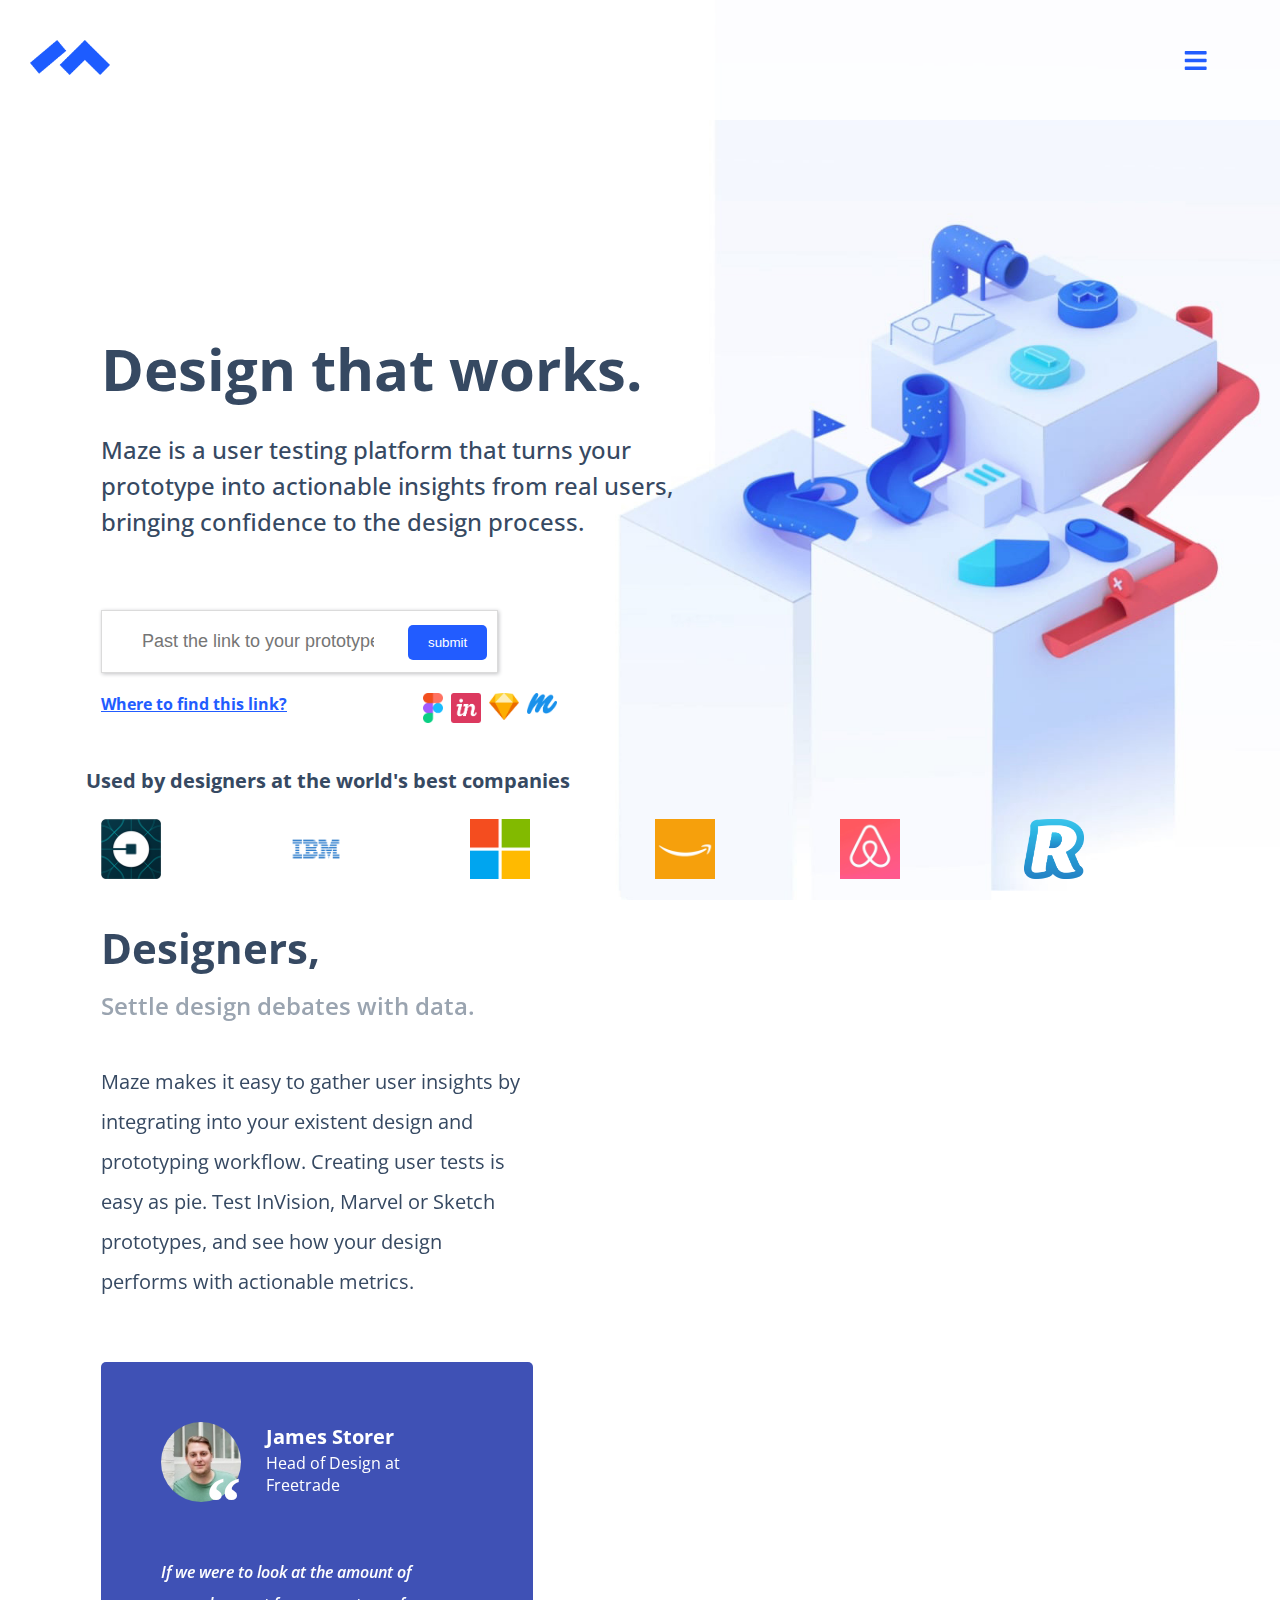
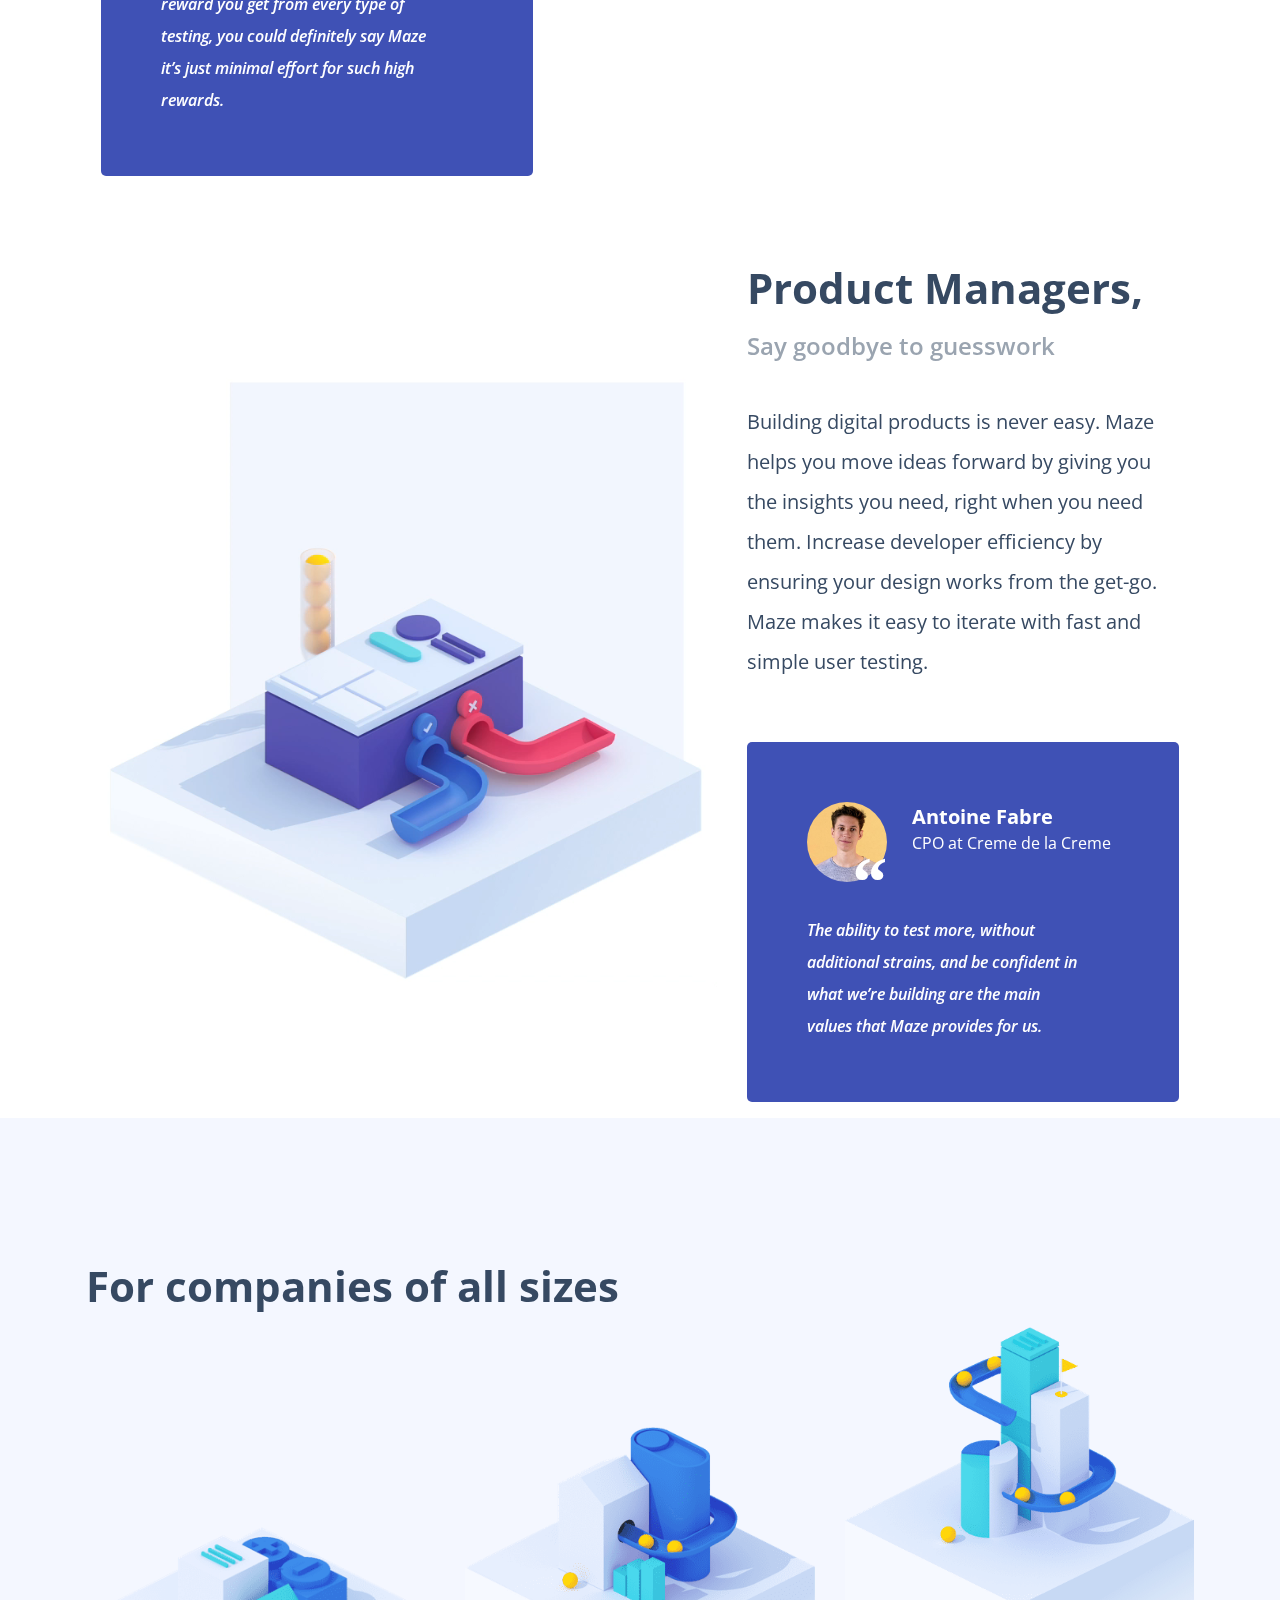
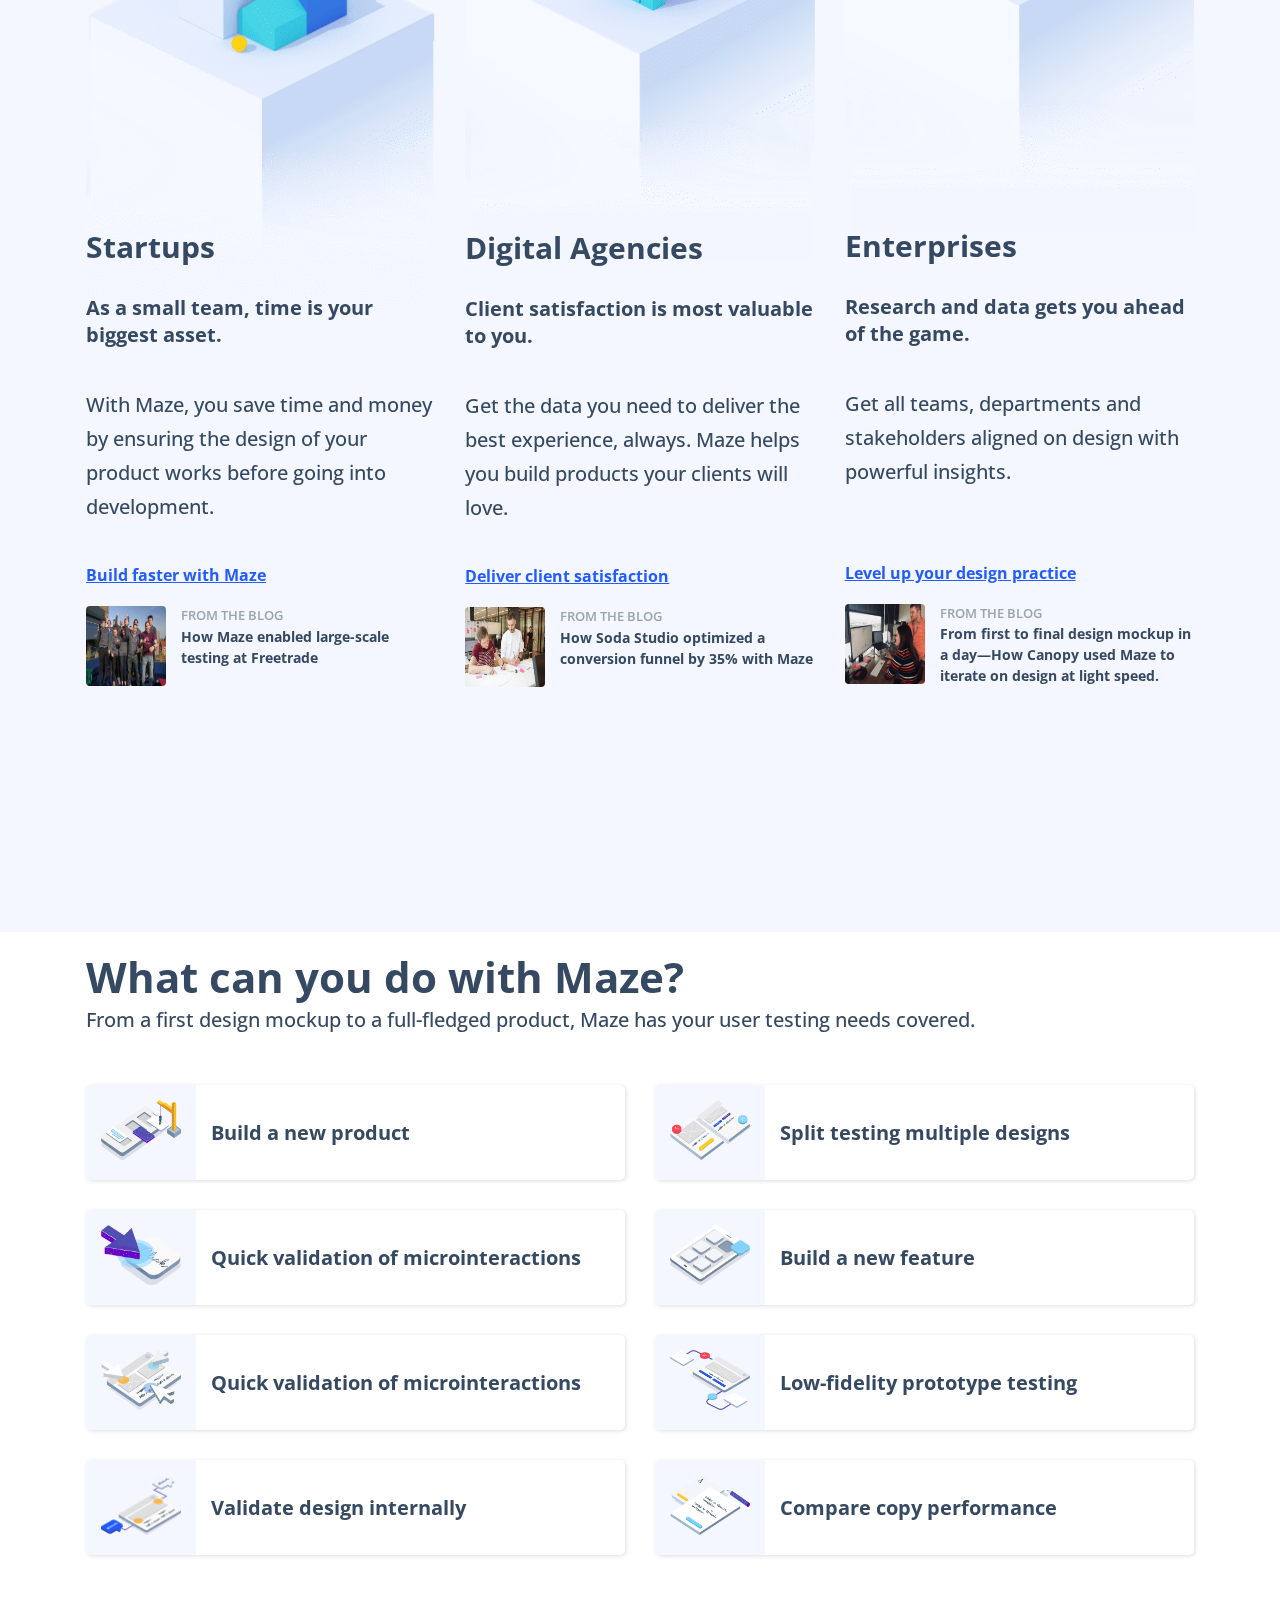
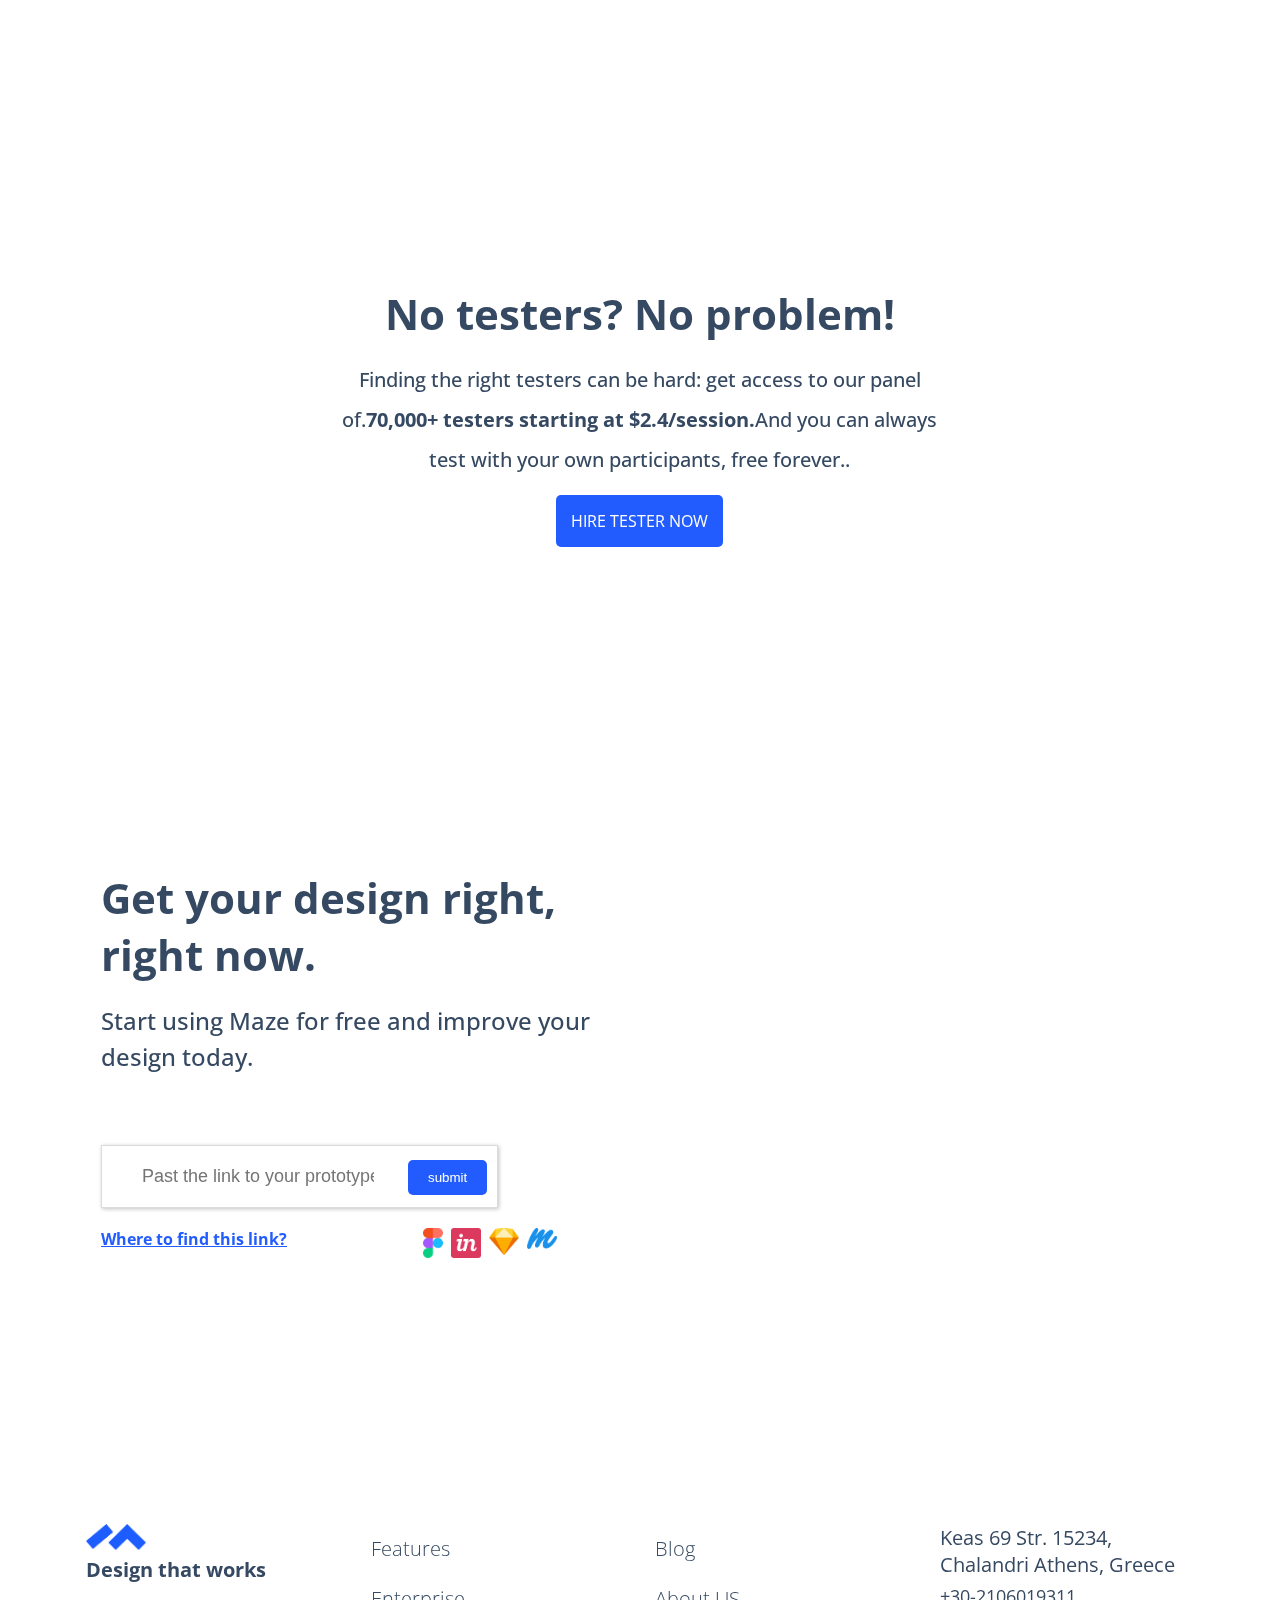
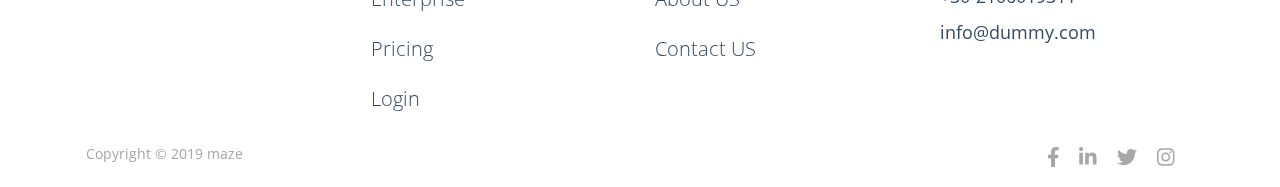
<file: index.html>
<!DOCTYPE html>
<html lang="en">
<head>
    <meta charset="UTF-8">
    <meta name="viewport" content="width=device-width, initial-scale=1.0">
    <title>maze</title>
    <link href="https://fonts.googleapis.com/css?family=Open+Sans:300i,400,400i,600,600i,700,800&display=swap" rel="stylesheet">
    <link rel="stylesheet" href="css/fontawesome.css">
    <link rel="stylesheet" href="css/style.css">
    <link rel="stylesheet" href="css/media.css">
    
    <link rel="shortcut icon" href="image/favicon-32x32.png" sizes="32x32" type="image/x-icon">
    <link rel="apple-touch-icon"href="image/apple-touch-icon-114x114.png" sizes="114x114"  type="image/x-icon">
    <link rel="apple-touch-icon"href="image/apple-touch-icon-114x114.png" sizes="114x114"  type="image/x-icon">
    <meta name="theme-color" content="##225cff">
</head>
<body>
    
<!-- HEADER [START] -->
<section>
    <header class="container-fluid">
        <div class="row ">  
            <div class="header">
                <div class="brand">
                    <a href="index.html" class="logo">
                    <img src="image/logo.png" class="img-fluid" alt="logo">
                </a>
                </div>
                <nav id="nav">
                    <ul>
                  <li class="hrm" ><a href="#" class="colw" aria-label="Close Navigation"><i class="fa fa-times"></i></a></li>
                        <li class="hrm" ><a href="features.html" class="navig">Features</a></li>
                        <li class="hrm" ><a href="enterprise.html" class="navig">Enterprise</a</li>
                        <li class="hrm" ><a href="pricing.html" class="navig">Pricing</a></li>
                        <li class="hrm" ><a href="about.html" class="navig">About us</a></li>
                        <li class="hrm" > <a href="resource.html" class="navig">Resource</a></li>
                        <li class="hrm"><a onclick="document.getElementById('id01').style.display='block'" class="navig">Login</a></li>
                        <div id="id01" class="modal">
                          <form class="modal-content animate" action="/action_page.php" method="post">
                            <div class="imgcontainer">
                                <i class="fas fa-user-tie"></i>
                            <span onclick="document.getElementById('id01').style.display='none'" class="close" title="Close Modal">&times;</span> 
                            </div>
                            <div class="container">
                              <label for="uname"><b class="usname">Username</b></label>
                              <input type="text" class="loginp"  placeholder="Enter Username" name="uname" required>
                        
                              <label for="psw"><b class="usname">Password</b></label>
                              <input type="password"  class="loginp" placeholder="Enter Password" name="psw" required>
                                
                              <button class="lbutton" type="submit">Login</button>
                              <label>
                                <input type="checkbox" checked="checked" name="remember"> Remember me
                              </label>
                            </div>
                            <div class="container" style="background-color:#f1f1f1">
                            <a href="index.html" class="from__forgot">Forgot password?</a>
                            <ul class="register-social__list">
                                <li class="register-social__item hrm"><a href="https://www.google.com/" class="register-social__link"><i class="fab fa-google"></i></a></li>
                                <li class="register-social__item hrm"><a href="https://twitter.com/" class="register-social__link"><i class="fab fa-twitter"></i></a></li>
                                <li class="register-social__item hrm"><a href="https://www.facebook.com/" class="register-social__link"><i class="fab fa-facebook-f"></i></a></li>
                                <li class="register-social__item hrm"><a href="https://github.com/" class="register-social__link"><i class="fab fa-github-alt"></i></a></li>
                            </ul>
                            <p class="">Don't have an account? <a class="from__forgot text-b" href="signup.html">Sign Up</a></p>
                            </div>
                          </form>
                        </div>
                        <a href="signup.html" class="navig button abtn">Sign up</a>
                    </ul>
                </nav>
                <a href="#nav" class="nav-btn" aria-label="Open Navigation"><i class="fa fa-bars"></i></a>
            </div>              
        </div>
    </header>
</section>
<!-- HEADER [END] -->
<!-- BANNER [START] -->
<section>
    <div class="banner">
        <div class="container">
            <div class="col-xl-7 col-lg-7 col-md-9 col-sm-12">
                <h1 class="texth">Design that works.</h1>
                <p class="textp">Maze is a user testing platform that turns your prototype into actionable insights from real users, bringing confidence to the design process.</p>
            </div>

            <div class="col-xl-7 col-lg-7 col-md-9 col-sm-12">
                <form class="sform">
                    <div class="box">
                        <input type="text" class="hinput"placeholder="Past the link to your prototype">
                        <button type="submit" value="submit" class="btn">submit</button>
                    </div>
                </form>
                <div class="boxl  flex">
                    <a class="link" href="#">Where to find this link?</a>
                    <a href="#"><img class="figma" src="image/figma.png"></a>
                    <a href="#"><img class="in" src="image/in.png"></a>
                    <a href="#"><img class="in" src="image/dimond.png"></a>
                    <a href="#"><img class="in" src="image/mm.png"></a>
                </div>
            </div>

            <div class="text">
                <h2>Used by designers at the world's best companies</h2>
                <div class="flex">
                    <div class="col-sm-2">
                        <img src="image/uber.png" class="normal img-fluid">
                    </div>
                    <div class="col-sm-2">
                        <img src="image/ibm.png" class="normal img-fluid">
                    </div>
                    <div class="col-sm-2">
                        <img src="image/microsoft.png" class="normal img-fluid">
                    </div>
                    <div class="col-sm-2">
                        <img src="image/amazon.png" class="normal img-fluid">
                    </div>
                    <div class="col-sm-2">
                        <img src="image/airbnb.png" class="normal img-fluid">
                    </div>
                    <div class="col-sm-2">
                        <img src="image/revolut.png" class="normal img-fluid">
                    </div>
                </div>
            </div>
        </div>
    </div>
</section>
<!-- BANNER [END] -->
<!-- TEAM[START] -->
<div class="container pad">
    <div class="d-xl-flex post">
        <div class="col-xl-5 mdesigner col-lg-12">
            <h1 class="tem">Designers,</h1>
            <p class="temp">Settle design debates with data.</p>
            <p class="designer">Maze makes it easy to gather user insights by integrating into your existent design and prototyping workflow.
                 Creating user tests is easy as pie. Test InVision, Marvel or Sketch prototypes,
                  and see how your design performs with actionable metrics.</p>
            <div class="teambox">
                <div class="profile">
                    <div class="dimg dcrodz">
                        <img class="dimg" src="image/designer.jpg" alt="">
                    </div>
                        <p class="text-white temname">James Storer</p>
                        <p class="text-white">Head of Design at Freetrade</p>
                </div>
                <p class="clientdetail">If we were to look at the amount of reward you get from every type of testing, you could definitely say Maze it’s just minimal effort for such high rewards.</p>
            </div>
        </div>
        <div class="mdesigner2 col-xl-7 col-lg-12">
            <video class="video" autoplay controls="false"><source src="video/designer.mp4" type="video/mp4"></video>
        </div>
    </div>

    <div class="d-xl-flex">
        <div class="col-xl-7 col-lg-12">
            <video class="video" autoplay controls="false"><source src="video/pm.mp4"type="video/mp4"></video>
        </div>
        <div class="col-xl-5 col-lg-12  ">
            <h1 class="tem">Product Managers,</h1>
            <p class="temp">Say goodbye to guesswork</p>
            <p class="designer">Building digital products is never easy. Maze helps you move ideas forward by giving you the insights you need, right when you need 
                them. Increase developer efficiency by ensuring your design works from the get-go. Maze makes it easy to iterate with fast and simple user testing.</p>
            <div class="teambox">
                <div class="profile">
                    <div class="d2img dcrodz">
                        <img class="d2img " src="image/manager.jpg" alt="">
                    </div>
                        <p class="text-white temname">Antoine Fabre</p>
                        <p class="text-white">CPO at Creme de la Creme</p>
                </div>
                <p class="clientdetail">The ability to test more, without additional strains, and be confident in what we’re building are the main values that Maze provides for us.</p>
            </div>
        </div>
    </div>        
</div>
<div class="about pad">
    <div class="container">
        <h1 class="tem">For companies of all sizes</h1>
        <div class="row d-lg-flex">
            <div class="col-lg-4 col-md-6 col-sm-12 col-xl-4">
                <div class="startup">
                    <img class="img-fluid startupimg" src="image/startups.png" alt="">
                    <div class="aboutdetail">
                        <h1 class="aot">Startups</h1>
                        <p class="texta">As a small team, time is your biggest asset.</p>
                        <p class="textap">With Maze, you save time and money by ensuring the design of your product works before going into development.</p>
                        <div class="startuplink">
                            <a href="#" class="link2">Build faster with Maze</a>
                            <div class="blog flex">
                                <img src="image/build.jpg" class="normal2" alt="">
                                <div class="btext">
                                 <p class="btext1">From the blog</p>
                                 <p class="btext2">How Maze enabled large-scale testing at Freetrade</p>
                                </div>
                            </div>
                        </div> 
                    </div>
                </div>
            </div>
            <div class="col-lg-4 col-md-6 col-sm-12 col-xl-4">
                <div class="startup">
                    <img class="img-fluid agenciesimg" src="image/agencies.png" alt="">
                    <div class="agencydetail">
                        <h1 class="aot">Digital Agencies</h1>
                        <p class="texta">Client satisfaction is most valuable to you.</p>
                        <p class="textap">Get the data you need to deliver the best experience, always. Maze helps you build products your clients will love.</p>
                        <div class="agencilink">
                            <a href="#" class="link2">Deliver client satisfaction</a>
                            <div class="blog flex">
                                <img src="image/deliver.jpg" class="normal2" alt="">
                                <div class="btext">
                                 <p class="btext1">From the blog</p>
                                 <p class="btext2">How Soda Studio optimized a conversion funnel by 35% with Maze</p>
                                </div>
                            </div>
                        </div>
                    </div>
                </div>
            </div>
            <div class="col-lg-4 col-md-12 col-sm-12 col-xl-4">
                <div class="startup">
                    <img class="img-fluid entersimg" src="image/enterprises.png" alt="">
                    <div class="entersdetail">
                        <h1 class="aot">Enterprises</h1>
                        <p class="texta">Research and data gets you ahead of the game.</p>
                        <p class="textap">Get all teams, departments and stakeholders aligned on design with powerful insights.</p>
                        <div class="enterlink">
                            <a href="#" class="link2"> Level up your design practice</a>
                            <div class="blog flex">
                                <img src="image/lavelup.jpg" class="normal2" alt="">
                                <div class="btext">
                                 <p class="btext1">From the blog</p>
                                 <p class="btext2">From first to final design mockup in a day—How Canopy used Maze to iterate on design at light speed.</p>
                                </div>
                            </div>
                        </div>
                    </div> 
                </div>
            </div>
        </div> 
    </div>
</div>
<!-- ABOUT [END] -->
<!-- WHAT WE DO [START] -->
<div class="container pad">
    <div class="">
        <h1 class="whath">What can you do with Maze?</h1>
        <p class="whatp">From a first design mockup to a full-fledged product, Maze has your user testing needs covered.</p>
        <div class="main d-xl-flex d-lg-flex">
            <div class="row">
                <div class="col-xl-6 col-lg-6 col-md-6 col-sm-12">
                    <div class="boxmain flex">
                        <div class="dbox">
                            <img src="image/build.png" class="dnormal" alt="build">
                        </div>
                        <div class="dtext">
                            <p class="dtext2">Build a new product</p>
                        </div>
                    </div>
                </div>
                <div class="col-xl-6 col-lg-6 col-md-6 col-sm-12">
                    <div class="boxmain flex">
                        <div class="dbox">
                            <img src="image/split.png" class="dnormal" alt="split">
                        </div>
                        <div class="dtext">
                            <p class="dtext2">Split testing multiple designs</p>
                        </div>
                    </div>
                </div>
                <div class="col-xl-6 col-lg-6 col-md-6 col-sm-12">
                    <div class="boxmain flex">
                        <div class="dbox">
                            <img src="image/interaction.png" class="dnormal" alt="interaction">
                        </div>
                        <div class="dtext">
                            <p class="dtext2">Quick validation of microinteractions</p>
                        </div>
                    </div>
                </div>
                <div class="col-xl-6 col-lg-6 col-md-6 col-sm-12">
                    <div class="boxmain flex">
                        <div class="dbox">
                            <img src="image/feature.png" class="dnormal" alt="feature">
                        </div>
                        <div class="dtext">
                            <p class="dtext2">Build a new feature</p>
                        </div>
                    </div>
                </div>
                <div class="col-xl-6 col-lg-6 col-md-6 col-sm-12">
                    <div class="boxmain flex">
                        <div class="dbox">
                            <img src="image/guerilla.png" class="dnormal" alt="guerilla">
                        </div>
                        <div class="dtext">
                            <p class="dtext2">Quick validation of microinteractions</p>
                        </div>
                    </div>
                </div>
                <div class="col-xl-6 col-lg-6 col-md-6 col-sm-12">
                    <div class="boxmain flex">
                        <div class="dbox">
                            <img src="image/flow.png" class="dnormal" alt="flow">
                        </div>
                        <div class="dtext">
                            <p class="dtext2">Low-fidelity prototype testing</p>
                        </div>
                    </div>
                </div>
                <div class="col-xl-6 col-lg-6 col-md-6 col-sm-12">
                    <div class="boxmain flex">
                        <div class="dbox">
                            <img src="image/validate.png" class="dnormal" alt="validate">
                        </div>
                        <div class="dtext">
                            <p class="dtext2">Validate design internally</p>
                        </div>
                    </div>
                </div>
                <div class="col-xl-6 col-lg-6 col-md-6 col-sm-12">
                    <div class="boxmain flex">
                        <div class="dbox">
                            <img src="image/compair.png" class="dnormal" alt="compair">
                        </div>
                        <div class="dtext">
                            <p class="dtext2">Compare copy performance</p>
                        </div>
                    </div>
                </div>
            </div>  
        </div>
    </div>
</div>
<!-- WHAT WE DO [END] -->
<!-- NOTESTERS [START] -->
<div class="pad">
    <div class="vtmain">
        <div class="container">
                <div class="row vtextmain">
                    <div class="col-xl-7 col-lg-8 col-md-12 xol-sm-12">
                        <h1 class="vthead">No testers? No problem!</h1>
                        <p class="vtext">Finding the right testers can be hard: get access to our panel of.<span class="vtext2">70,000+ testers starting at $2.4/session.</span>And you can always test with your own participants, free forever..</p>
                        <div class="btnn">
                            <a href="#" class="btn2">HIRE TESTER NOW</a>
                        </div>
                    </div>
                </div>
            </div>
        </div>
    <div class="vmain">
        <video class="video " autoplay controls="false"><source class="img-fluid" src="video/no-testers.mp4" type="video/mp4"></video>
    </div>
</div>
<!-- NOTESTERS [END] -->
<!-- CONTACT-->
<div class="pad con2">
    <div class="container ">
        <div class="col-xl-6 col-lg-6 col-md-12 col-sm-12">
            <div class="text">
            <h1 class="conhead">Get your design right, right now.</h1>
            <p class="textp">Start using Maze for free and improve your design today.</p>
            </div>
            <form class="sform">
                <div class="box">
                    <input type="text" class="hinput"placeholder="Past the link to your prototype">
                    <button type="submit" value="submit" class="btn">submit</button>
                </div>
            </form>

            <div class="boxl  flex">
                <a class="link" href="#">Where to find this link?</a>
                <a href="#"><img class="figma" src="image/figma.png"></a>
                <a href="#"><img class="in" src="image/in.png"></a>
                <a href="#"><img class="in" src="image/dimond.png"></a>
                <a href="#"><img class="in" src="image/mm.png"></a>
            </div>
        </div>
    </div>
</div>
<!-- CONTACT -->
<!-- FOOTER -->
<footer class="fmain ped">
    <div class="container">
        <div class="row flex ">
            <div class="col-xl-3 col-lg-3 col-md-2 col-sm-12 spacf">
                <div class="brandn">
                    <a href="index.html" class="logo">
                        <img src="image/logo.png" class="img-fluid" alt="logo">
                    </a>
                </div>
                <p class="dtext2">Design that works</p>
            </div>
            <div class="col-xl-3 col-lg-3 col-md-3 col-sm-6 col-6 foot"> 
                <a href="features.html" class="navigf">Features</a>
                <a href="enterprise.html" class="navigf">Enterprise</a>
                <a href="pricing.html" class="navigf">Pricing</a>
                <a onclick="document.getElementById('id01').style.display='block'"class="navigf">Login</a>
            </div>
            <div class="col-xl-3 col-lg-3 col-md-3 col-sm-6 col-6  foot">
                <a href="resource.html" class="navigf">Blog</a>
                <a href="about.html" class="navigf">About US</a>
                <a href="contact.html" class="navigf">Contact US</a>
            </div>
            <div class="col-xl-3  col-lg-3 col-md-4 col-sm-12 col-12 foot">
               <p class="ftext">Keas 69 Str.
                15234, Chalandri
                Athens,
                Greece</p>
                <a href="tel:+30-2106019311" class="info">+30-2106019311</a>
                <a href="mailto:duda.309@dudaagency.com" class="info">info@dummy.com</a>
            </div>
        </div>
        <div class="row ">
            <div class="col-xl-6 col-lg-6 col-md-6 col-sm-12 copyright">
                <p>Copyright © 2019 maze</p>
            </div>
            <div class="col-xl-6 col-lg-6 col-md-6 col-sm-12">
                <div class="socialmed">
                    <a class="fon-1 sfb" href="https://www.facebook.com/"> <i class="fab fa-facebook-f m-2"></i></a>
                    <a class="fon-1 sin " href="https://in.linkedin.com/"><i class="fab fa-linkedin-in m-2"></i></a>
                    <a class="fon-1 stw " href="https://twitter.com/"><i class="fab fa-twitter m-2"></i></a>
                    <a class="fon-1 sis" href="https://www.instagram.com/"><i class="fab fa-instagram m-2"></i></a>
                </div>
            </div>
        </div>
    </div>  
</footer>
<!-- FOOTER -->


<script src="js/jquery.min.js"></script>
<script src="js/all.min.js"></script>


<script>
      var vids = $("video"); 
    $.each(vids, function(){
    this.controls = false; 
    });

    var modal = document.getElementById('id01');
    window.onclick = function(event) {
        if (event.target == modal) {
            modal.style.display = "none";
        }
    }
    </script>

</body>
</html>


<!--  -->
</file>
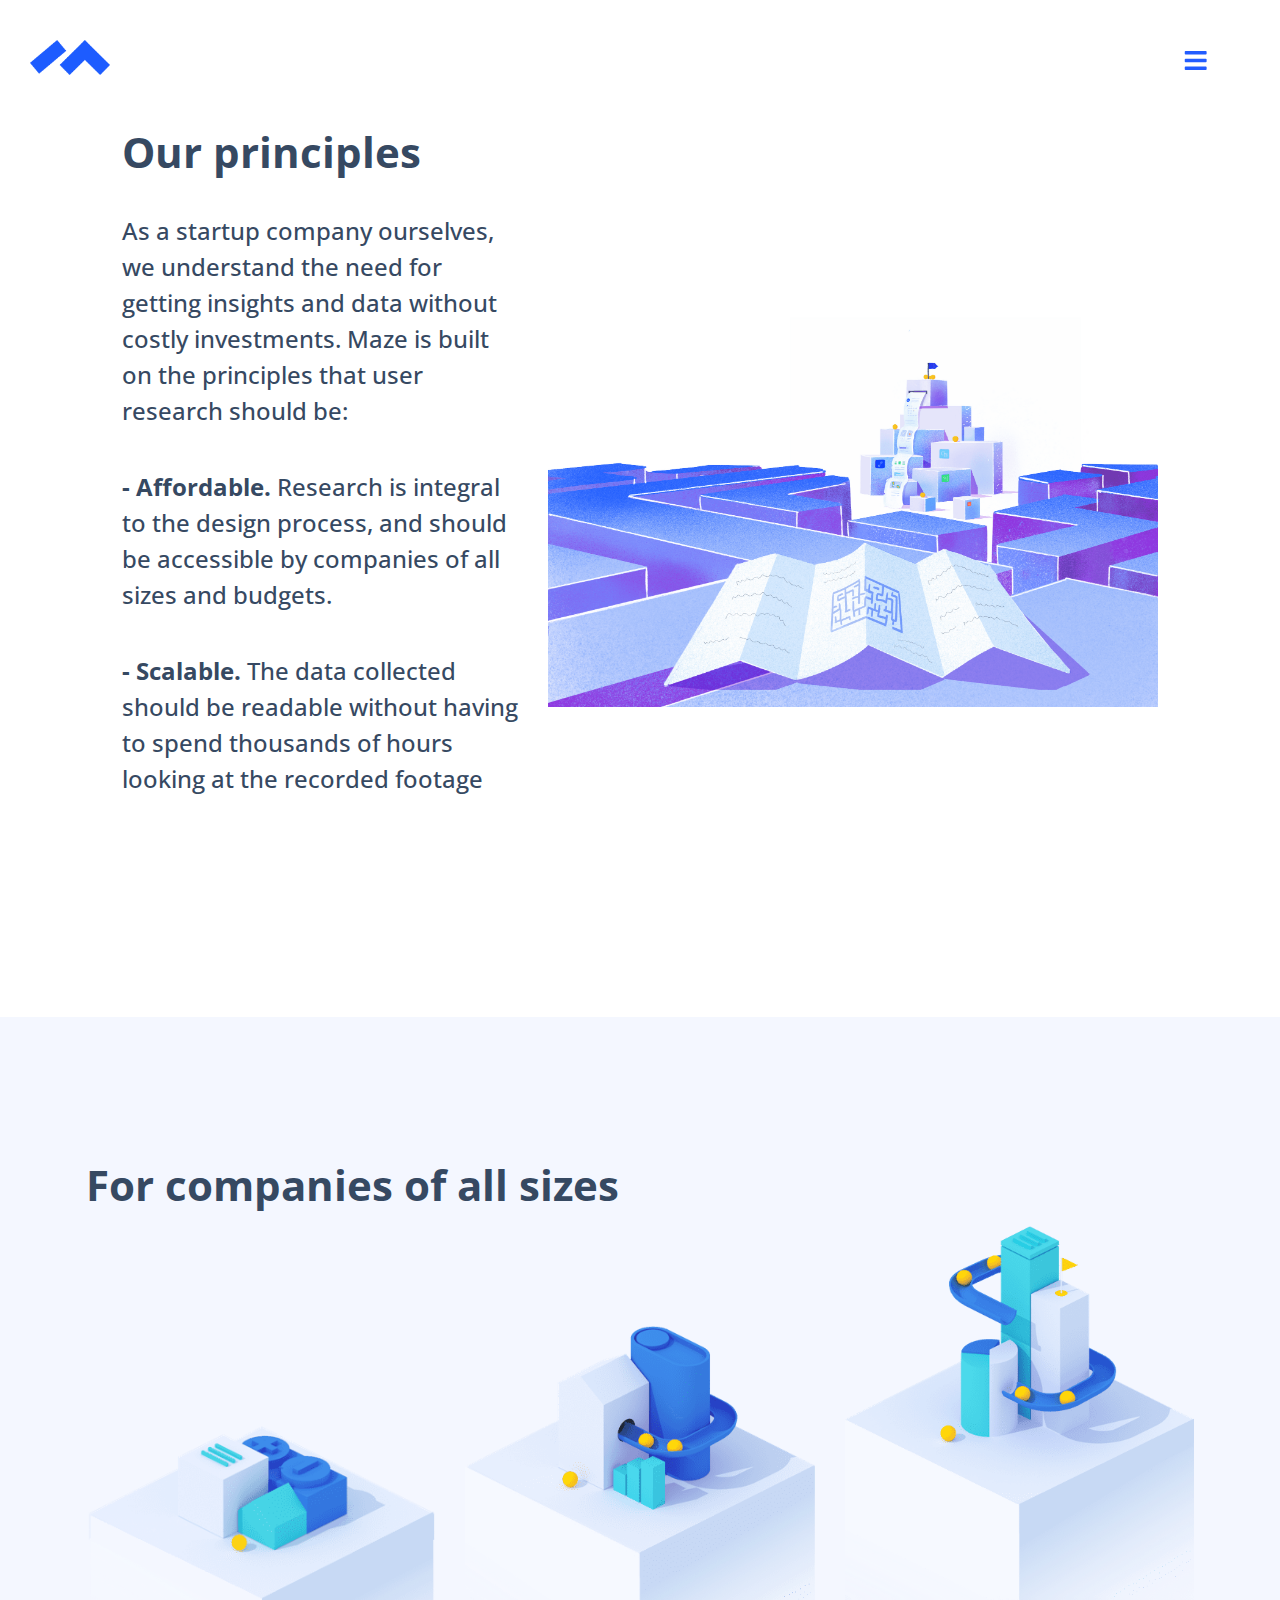
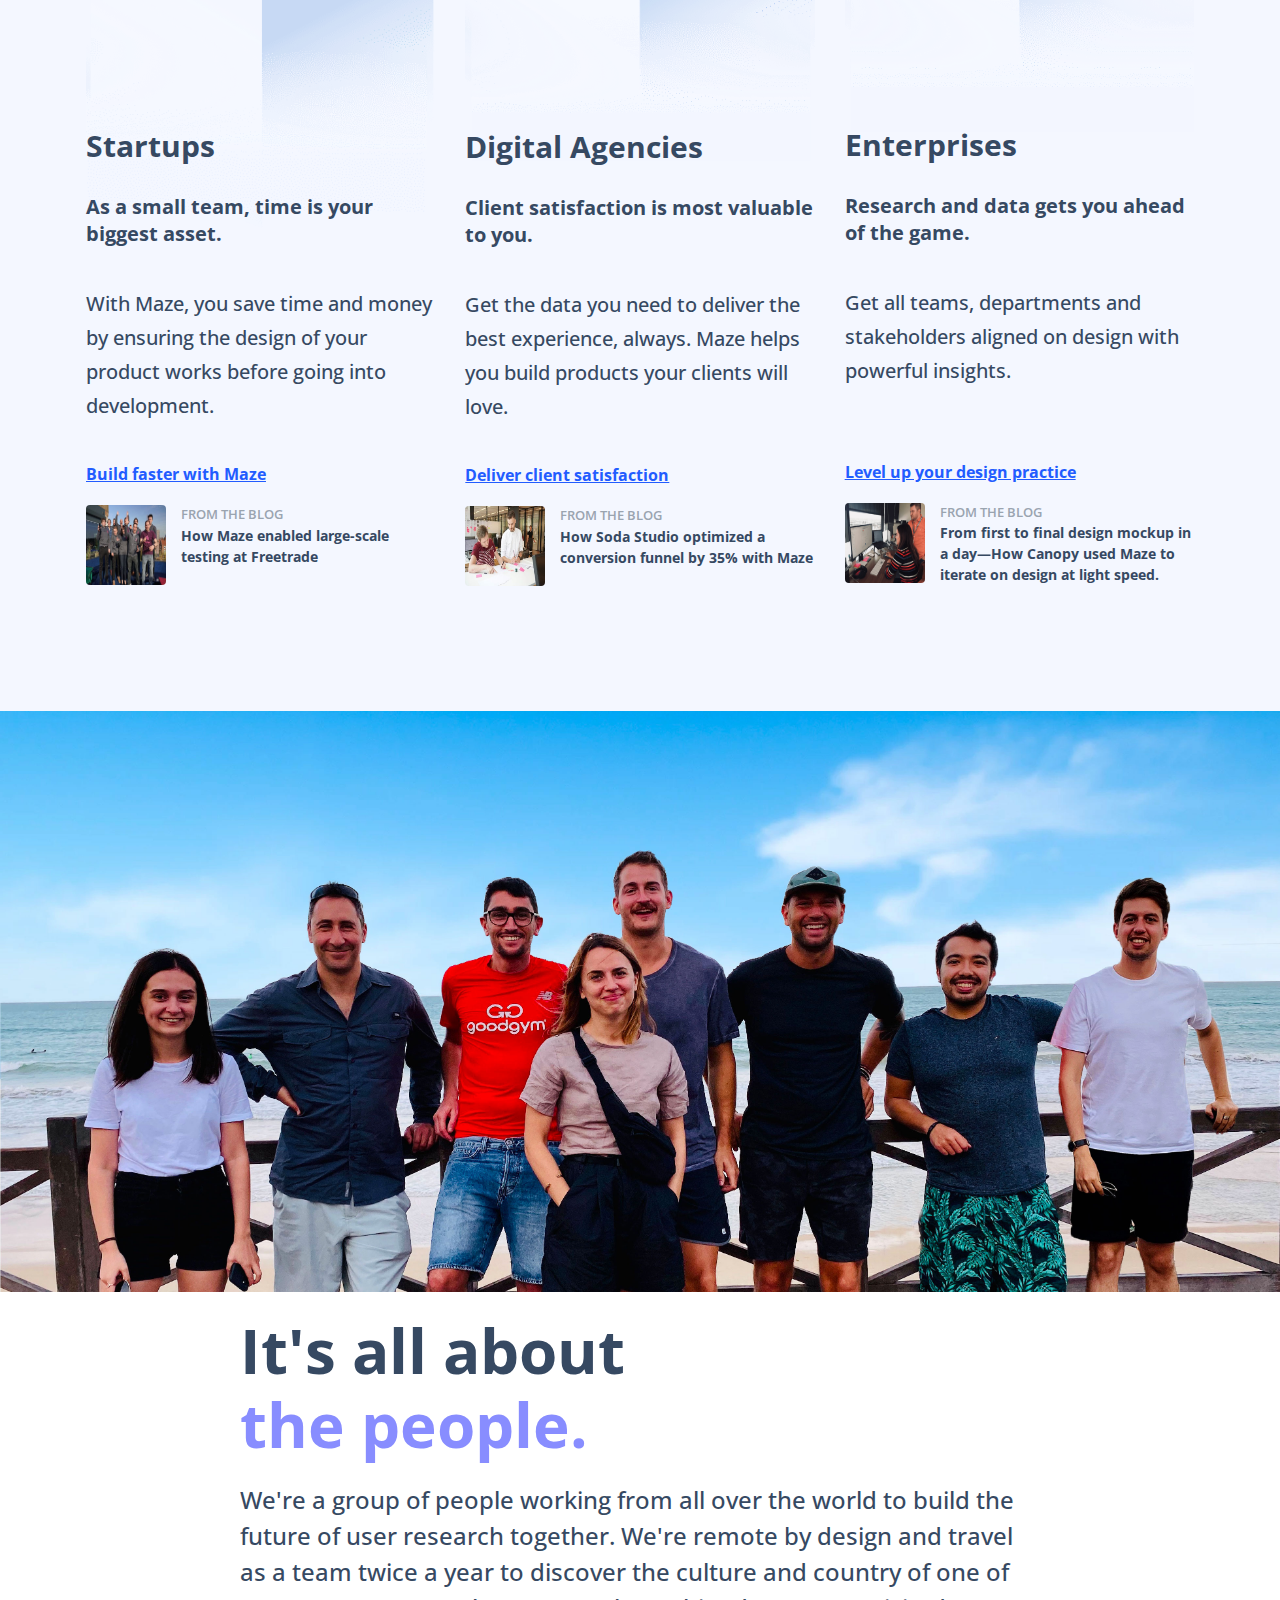
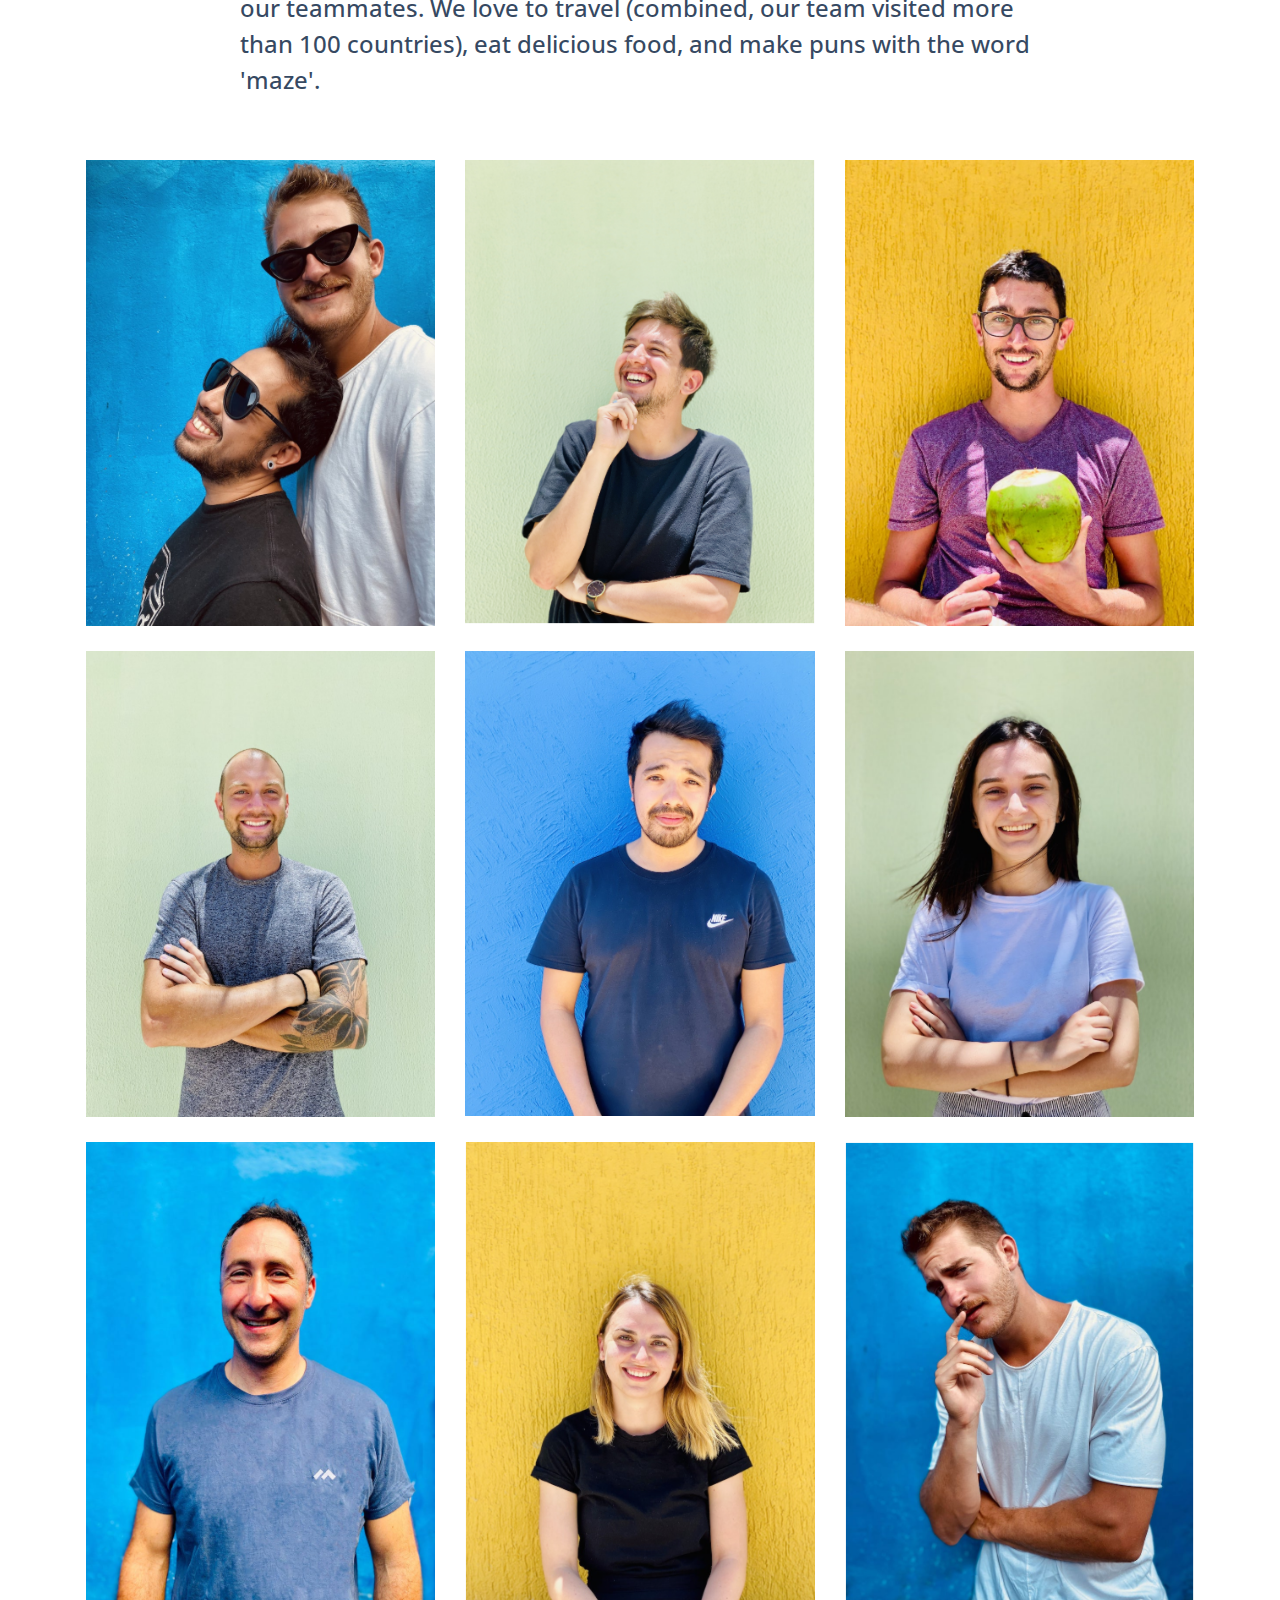
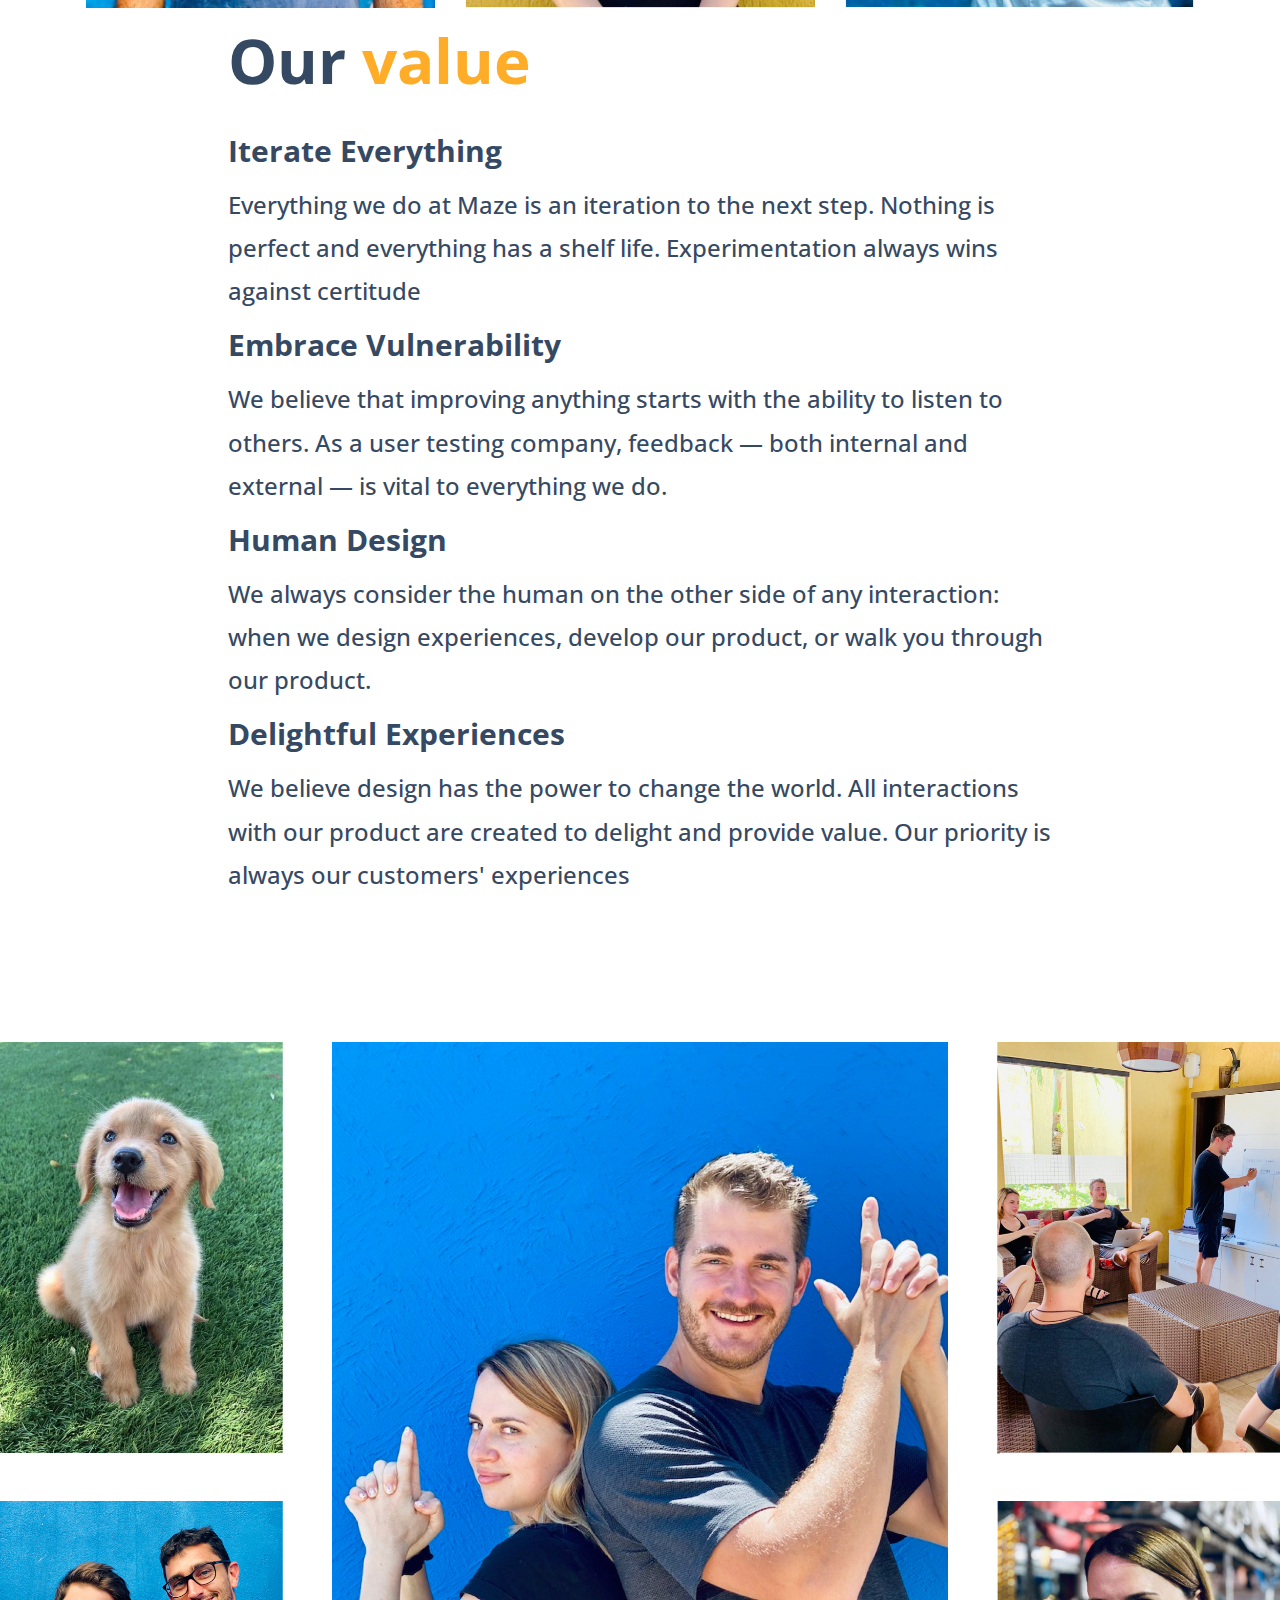
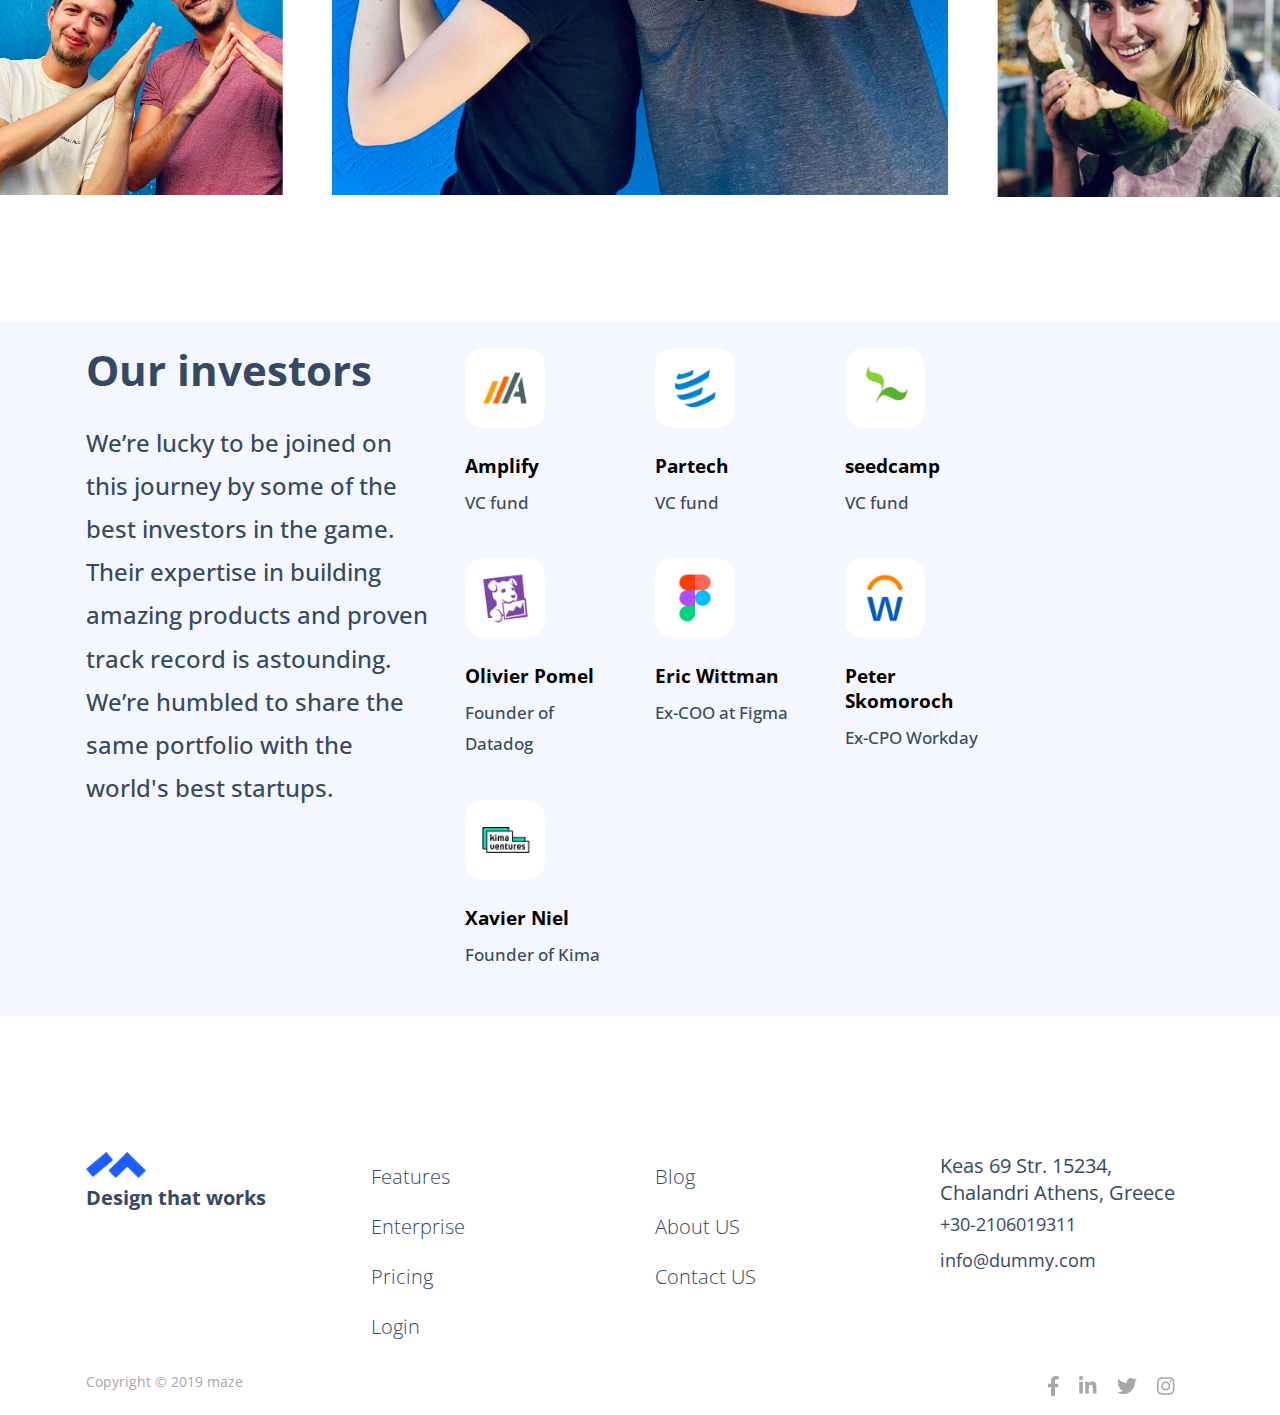
<file: about.html>
<!DOCTYPE html>
<html lang="en">
<head>
    <meta charset="UTF-8">
    <meta name="viewport" content="width=device-width, initial-scale=1.0">
    <title>Maze-About Us</title>

    <link rel="shortcut icon" href="image/favicon-32x32.png" type="image/x-icon">
    <link href="https://fonts.googleapis.com/css?family=Open+Sans:300i,400,400i,600,600i,700,800&display=swap" rel="stylesheet">
    <link rel="stylesheet" href="css/fontawesome.css">
    <link rel="stylesheet" href="css/style.css">
    <link rel="stylesheet" href="css/media.css">

</head>
<body>
    <section>
        <header class="container-fluid">
            <div class="row ">  
                <div class="header">
                    <div class="brand">
                        <a href="index.html" class="logo">
                        <img src="image/logo.png" class="img-fluid" alt="logo">
                    </a>
                    </div>
                    <nav id="nav">
                        <ul>
                      <li class="hrm" ><a href="#" class="colw" aria-label="Close Navigation"><i class="fa fa-times"></i></a></li>
                            <li class="hrm" ><a href="features.html" class="navig">Features</a></li>
                            <li class="hrm" ><a href="enterprise.html" class="navig">Enterprise</a</li>
                            <li class="hrm" ><a href="pricing.html" class="navig">Pricing</a></li>
                            <li class="hrm" ><a href="about.html" class="navig">About us</a></li>
                            <li class="hrm" > <a href="resource.html" class="navig">Resource</a></li>
                            <li class="hrm"><a onclick="document.getElementById('id01').style.display='block'" class="navig">Login</a></li>
                            <div id="id01" class="modal">
                              <form class="modal-content animate" action="/action_page.php" method="post">
                                <div class="imgcontainer">
                                    <i class="fas fa-user-tie"></i>
                                <span onclick="document.getElementById('id01').style.display='none'" class="close" title="Close Modal">&times;</span> 
                                </div>
                                <div class="container">
                                  <label for="uname"><b class="usname">Username</b></label>
                                  <input type="text" class="loginp"  placeholder="Enter Username" name="uname" required>
                            
                                  <label for="psw"><b class="usname">Password</b></label>
                                  <input type="password"  class="loginp" placeholder="Enter Password" name="psw" required>
                                    
                                  <button class="lbutton" type="submit">Login</button>
                                  <label>
                                    <input type="checkbox" checked="checked" name="remember"> Remember me
                                  </label>
                                </div>
                                <div class="container" style="background-color:#f1f1f1">
                                <a href="index.html" class="from__forgot">Forgot password?</a>
                                <ul class="register-social__list">
                                    <li class="register-social__item hrm"><a href="https://www.google.com/" class="register-social__link"><i class="fab fa-google"></i></a></li>
                                    <li class="register-social__item hrm"><a href="https://twitter.com/" class="register-social__link"><i class="fab fa-twitter"></i></a></li>
                                    <li class="register-social__item hrm"><a href="https://www.facebook.com/" class="register-social__link"><i class="fab fa-facebook-f"></i></a></li>
                                    <li class="register-social__item hrm"><a href="https://github.com/" class="register-social__link"><i class="fab fa-github-alt"></i></a></li>
                                </ul>
                                <p class="">Don't have an account? <a class="from__forgot text-b" href="signup.html">Sign Up</a></p>
                                </div>
                              </form>
                            </div>
                            <!--  -->
                            <a href="signup.html" class="navig button abtn">Sign up</a>
                        </ul>
                    </nav>
                    <a href="#nav" class="nav-btn" aria-label="Open Navigation"><i class="fa fa-bars"></i></a>
                </div>              
            </div>
        </header>
    </section>
     
<section class="pad">
    <div class="container-fluid">
      <div class="row slid">
        <div class="col-xl-4 col-lg-4 col-md-10 col-sm-10 post">
             <h1 class="abouth">Our principles</h1>
             <p class="textp">As a startup company ourselves, we understand the need for getting insights and data without costly investments. Maze is built on the principles that user   research should be:</p>
             <p class="textp"><span class="text-b">- Affordable.</span>  Research is integral to the design process, and should be accessible by companies of all sizes and budgets.</p>
             <p class="textp"><span class="text-b">- Scalable.</span>  The data collected should be readable without having to spend thousands of hours looking at the recorded footage</p>
        </div>
        <div class="col-xl-6 col-lg-6 col-md-12 col-sm-12 ">
            <img class="img-fluid" src="image/principles.png" alt="">
        </div>
      </div>
    </div>
</section>

<div class="about ped">
    <div class="container">
        <h1 class="tem">For companies of all sizes</h1>
        <div class="row d-lg-flex">
            <div class="col-lg-4 col-md-6 col-sm-12 col-xl-4">
                <img class="img-fluid startupimg" src="image/startups.png" alt="">
                <div class="aboutdetail">
                    <h1 class="aot">Startups</h1>
                    <p class="texta">As a small team, time is your biggest asset.</p>
                    <p class="textap">With Maze, you save time and money by ensuring the design of your product works before going into development.</p>
                    <div class="startuplink">
                        <a href="#" class="link2">Build faster with Maze</a>
                        <div class="blog flex">
                            <img src="image/build.jpg" class="normal2" alt="">
                            <div class="btext">
                             <p class="btext1">From the blog</p>
                             <p class="btext2">How Maze enabled large-scale testing at Freetrade</p>
                            </div>
                        </div>
                    </div> 
                </div>
            </div>
            <div class="col-lg-4 col-md-6 col-sm-12 col-xl-4">
                <img class="img-fluid agenciesimg" src="image/agencies.png" alt="">
                <div class="agencydetail">
                    <h1 class="aot">Digital Agencies</h1>
                    <p class="texta">Client satisfaction is most valuable to you.</p>
                    <p class="textap">Get the data you need to deliver the best experience, always. Maze helps you build products your clients will love.</p>
                    <div class="agencilink">
                        <a href="#" class="link2">Deliver client satisfaction</a>
                        <div class="blog flex">
                            <img src="image/deliver.jpg" class="normal2" alt="">
                            <div class="btext">
                             <p class="btext1">From the blog</p>
                             <p class="btext2">How Soda Studio optimized a conversion funnel by 35% with Maze</p>
                            </div>
                        </div>
                    </div>
                </div>
            </div>
            <div class="col-lg-4 col-md-12 col-sm-12 col-xl-4">
                <img class="img-fluid entersimg" src="image/enterprises.png" alt="">
                <div class="entersdetail">
                    <h1 class="aot">Enterprises</h1>
                    <p class="texta">Research and data gets you ahead of the game.</p>
                    <p class="textap">Get all teams, departments and stakeholders aligned on design with powerful insights.</p>
                    <div class="enterlink">
                        <a href="#" class="link2"> Level up your design practice</a>
                        <div class="blog flex">
                            <img src="image/lavelup.jpg" class="normal2" alt="">
                            <div class="btext">
                             <p class="btext1">From the blog</p>
                             <p class="btext2">From first to final design mockup in a day—How Canopy used Maze to iterate on design at light speed.</p>
                            </div>
                        </div>
                    </div>
                </div> 
            </div>
        </div> 
    </div>
</div>

<div class="team">
    <img class="img-fluid" src="image/team.jpg">
</div>
<div class="container pad">
    <div class="col-xl-9 col-lg-9 col-md-10 col-sm-10 m-auto">
        <h1 class="tabout">It's all about <br> <span class="text-b ateam">the people.</span></h1>
        <p class="textp">We're a group of people working from all over the world to build the future of user research together. We're remote by design and travel as a team twice a year to discover the culture and country of one of our teammates. We love to travel (combined, our team visited more than 100 countries), eat delicious food, and make puns with the word 'maze'.</p>
    </div>
</div>
<div class="container">
        <div class="row">
            <div class="col-xl-4 col-lg-4 col-md-4 col-sm-4 col-4 col-4 m-10">
                <img class="img-fluid" src="image/team1.png">
            </div>
            <div class="col-xl-4 col-lg-4 col-md-4 col-sm-4 col-4 col-4 m-10">
                <img class="img-fluid" src="image/team2.png">
            </div>
            <div class="col-xl-4 col-lg-4 col-md-4 col-sm-4 col-4 m-10">
                <img class="img-fluid" src="image/team3.png">
            </div>
            <div class="col-xl-4 col-lg-4 col-md-4 col-sm-4 col-4 col-4 m-10">
                <img class="img-fluid" src="image/team4.png">
            </div>
            <div class="col-xl-4 col-lg-4 col-md-4 col-sm-4 col-4 col-4 m-10">
                <img class="img-fluid" src="image/team5.png">
            </div>
            <div class="col-xl-4 col-lg-4 col-md-4 col-sm-4 col-4 col-4 m-10">
                <img class="img-fluid " src="image/team6.png">
            </div>
            <div class="col-xl-4 col-lg-4 col-md-4 col-sm-4 col-4 col-4 m-10">
                <img class="img-fluid " src="image/team7.png">
            </div>
            <div class="col-xl-4 col-lg-4 col-md-4 col-sm-4 col-4 col-4 m-10">
                <img class="img-fluid " src="image/team8.png">
            </div>
            <div class="col-xl-4 col-lg-4 col-md-4 col-sm-4 col-4 col-4 m-10">
                <img class="img-fluid " src="image/team9.png">
            </div>
            <div class="col-xl-9 col-lg-9 col-md-10 col-sm-10 m-auto ">
                <h1 class="mb-30 tabout">Our <span class="text-b value">value</span></h1>
                <div class="valuep ">
                    <h3 class="m-10 vhead">Iterate Everything</h3>
                    <p class="m-10 ovtext">Everything we do at Maze is an iteration to the next step. Nothing is perfect and everything has a shelf life. Experimentation always wins against certitude</p>
                </div>
                <div class="valuep ">
                    <h3 class="m-10 vhead">Embrace Vulnerability</h3>
                    <p class="m-10 ovtext">We believe that improving anything starts with the ability to listen to others. As a user testing company, feedback — both internal and external — is vital to everything we do.</p>
                </div>
                <div class="valuep ">
                    <h3 class="m-10 vhead">Human Design</h3>
                    <p class="m-10 ovtext">We always consider the human on the other side of any interaction: when we design experiences, develop our product, or walk you through our product.</p>
                </div>
                <div class="valuep ">
                    <h3 class="m-10 vhead">Delightful Experiences</h3>
                    <p class="m-10 ovtext">We believe design has the power to change the world. All interactions with our product are created to delight and provide value. Our priority is always our customers' experiences</p>
                </div>
            </div>
        </div>
    </div>
</div>
<div class="teams pad">
    <img class="img-fluid" src="image/grid.jpg">
</div>
<section class="bg">
    <div class="container pad">
        <div class="row">
            <div class="col-xl-4 col-lg-4 col-md-5 col-sm-12">
                <h1 class="abouth">Our investors</h1>
                <p  class="m-10 ovtext">We’re lucky to be joined on this journey by some of the best investors in the game. Their expertise in building amazing products and proven track record is astounding. We’re humbled to share the same portfolio with the world's best startups.</p>
            </div>
            <div class="col-xl-2 col-lg-2 col-md-2 col-sm-4 col-4">
                <div class="mb-30">
                    <img class="img-fluid brand m-10" src="image/amplify.png">
                    <h3 class="m-10">Amplify</h3>
                    <p class="investertext">VC fund</p>
                </div>
                <div class="mb-30">
                    <img class="img-fluid m-10 brand" src="image/oliviar.png">
                    <h3 class="m-10">Olivier Pomel</h3>
                    <p class="investertext">Founder of Datadog</p>
                </div>
                <div class="mb-30">
                    <img class="img-fluid m-10 brand" src="image/kima.png">
                    <h3 class="m-10">Xavier Niel</h3>
                    <p class="investertext">Founder of Kima</p>
                </div>
            </div>
            <div class="col-xl-2 col-lg-2 col-md-2 col-sm-4 col-4">
                <div class="mb-30">
                    <img class="img-fluid m-10 brand" src="image/partech.png">
                    <h3 class="m-10">Partech</h3>
                    <p class="investertext">VC fund</p>
                </div>
                <div class="mb-30">
                    <img class="img-fluid m-10 brand" src="image/eric.png">
                    <h3 class="m-10">Eric Wittman</h3>
                    <p class="investertext">Ex-COO at Figma</p>
                </div>
            </div>
            <div class="col-xl-2 col-lg-2 col-md-2 col-sm-4 col-4">
                <div class="mb-30">
                    <img class="img-fluid m-10 brand" src="image/seedcamp.png">
                    <h3 class="m-10">seedcamp</h3>
                    <p class="investertext" >VC fund</p>
                </div>
                <div class="mb-30">
                    <img class="img-fluid m-10 brand" src="image/peter.png">
                    <h3 class="m-10">Peter Skomoroch</h3>
                    <p class="investertext">Ex-CPO Workday</p>
                </div>
            </div>
        </div>
    </div>
</section>
<!-- FOOTER -->
<footer class="fmain ped">
    <div class="container">
        <div class="row flex ">
            <div class="col-xl-3 col-lg-3 col-md-2 col-sm-12 spacf">
                <div class="brandn">
                    <a href="index.html" class="logo">
                        <img src="image/logo.png" class="img-fluid" alt="logo">
                    </a>
                </div>
                <p class="dtext2">Design that works</p>
            </div>
            <div class="col-xl-3 col-lg-3 col-md-3 col-sm-6 col-6 foot"> 
                <a href="features.html" class="navigf">Features</a>
                <a href="enterprise.html" class="navigf">Enterprise</a>
                <a href="pricing.html" class="navigf">Pricing</a>
                <a onclick="document.getElementById('id01').style.display='block'"class="navigf">Login</a>
            </div>
            <div class="col-xl-3 col-lg-3 col-md-3 col-sm-6 col-6  foot">
                <a href="resource.html" class="navigf">Blog</a>
                <a href="about.html" class="navigf">About US</a>
                <a href="contact.html" class="navigf">Contact US</a>
            </div>
            <div class="col-xl-3  col-lg-3 col-md-4 col-sm-12 col-12 foot">
               <p class="ftext">Keas 69 Str.
                15234, Chalandri
                Athens,
                Greece</p>
                <a href="tel:+30-2106019311" class="info">+30-2106019311</a>
                <a href="mailto:duda.309@dudaagency.com" class="info">info@dummy.com</a>
            </div>
        </div>
        <div class="row ">
            <div class="col-xl-6 col-lg-6 col-md-6 col-sm-12 copyright">
                <p>Copyright © 2019 maze</p>
            </div>
            <div class="col-xl-6 col-lg-6 col-md-6 col-sm-12">
                <div class="socialmed">
                    <a class="fon-1 sfb" href="https://www.facebook.com/"> <i class="fab fa-facebook-f m-2"></i></a>
                    <a class="fon-1 sin " href="https://in.linkedin.com/"><i class="fab fa-linkedin-in m-2"></i></a>
                    <a class="fon-1 stw " href="https://twitter.com/"><i class="fab fa-twitter m-2"></i></a>
                    <a class="fon-1 sis" href="https://www.instagram.com/"><i class="fab fa-instagram m-2"></i></a>
                </div>
            </div>
        </div>
    </div>  
</footer>
<!-- FOOTER -->



<script src="js/jquery.min.js"></script>
<script src="js/all.min.js"></script>
<script>    // Get the modal
    var modal = document.getElementById('id01');
    
    // When the user clicks anywhere outside of the modal, close it
    window.onclick = function(event) {
        if (event.target == modal) {
            modal.style.display = "none";
        }
    }</script>
</body>
</html>
</file>
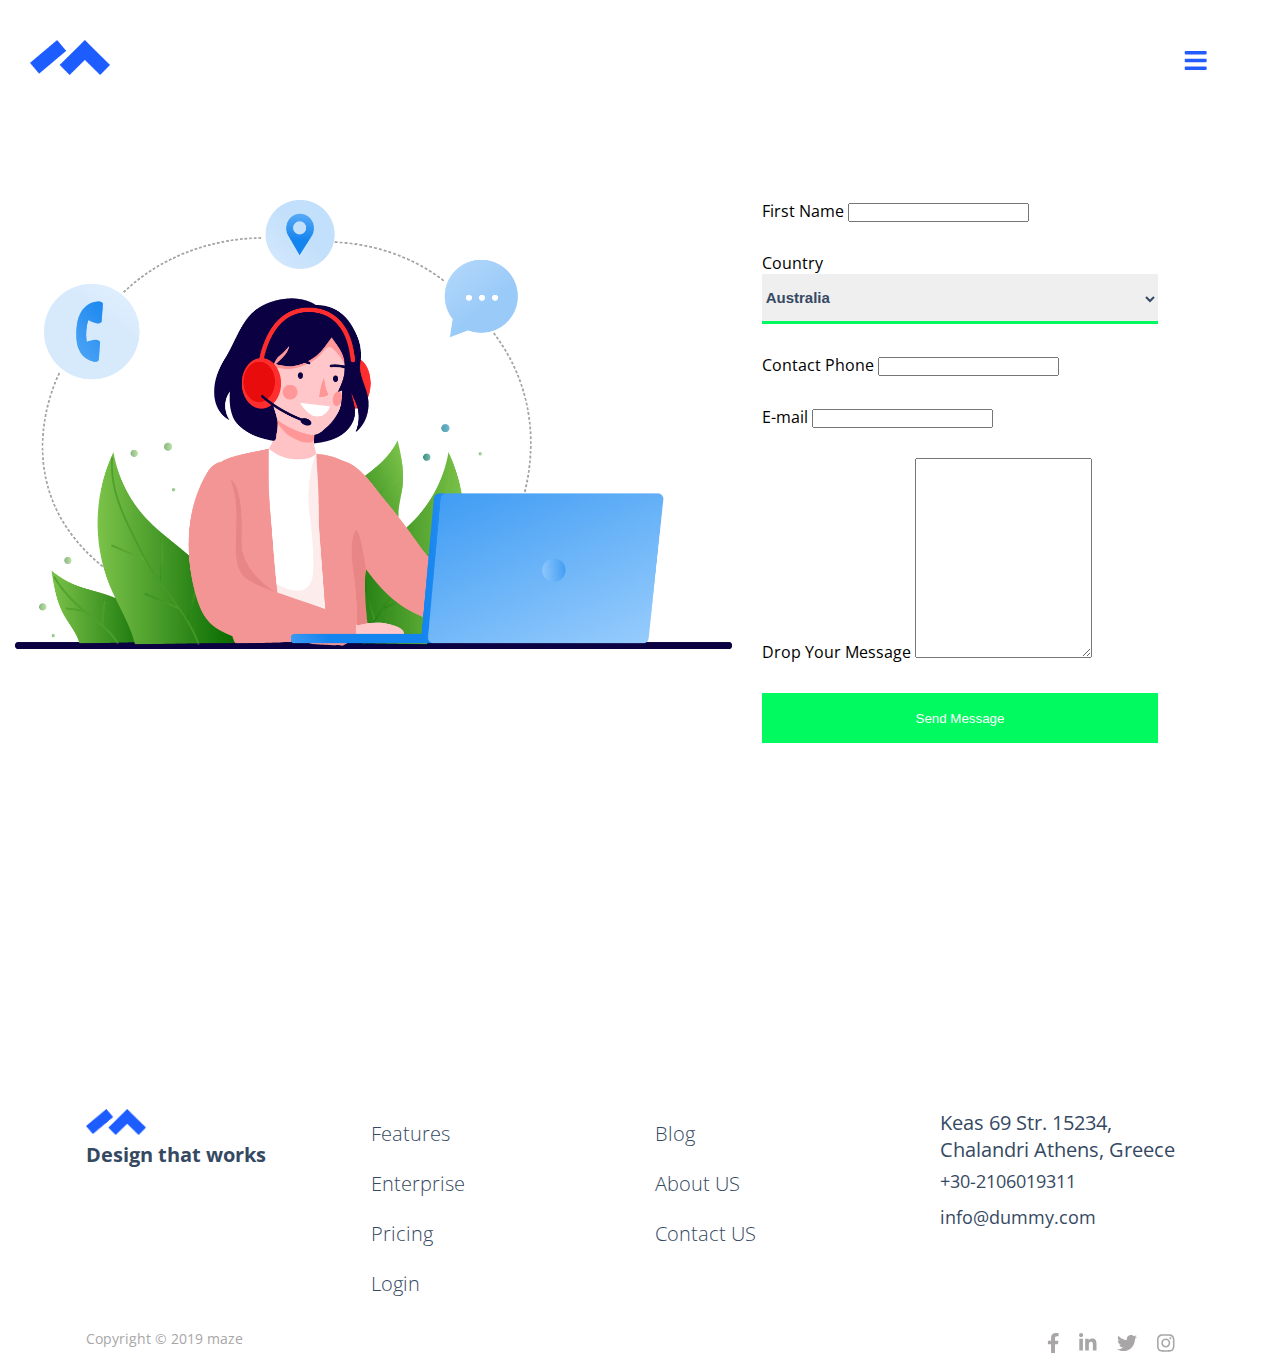
<file: contact.html>
<!DOCTYPE html>
<html lang="en">
<head>
    <meta charset="UTF-8">
    <meta name="viewport" content="width=device-width, initial-scale=1.0">
    <title>Maze-Contat Us</title>

    <link href="https://fonts.googleapis.com/css?family=Open+Sans:300i,400,400i,600,600i,700,800&display=swap" rel="stylesheet">
    <link rel="stylesheet" href="css/fontawesome.css">
    <link rel="stylesheet" href="css/style.css">
    <link rel="stylesheet" href="css/media.css">
    
    <link rel="shortcut icon" href="image/favicon-32x32.png" sizes="32x32" type="image/x-icon">
    <link rel="apple-touch-icon"href="image/apple-touch-icon-114x114.png" sizes="114x114"  type="image/x-icon">
    <link rel="apple-touch-icon"href="image/apple-touch-icon-114x114.png" sizes="114x114"  type="image/x-icon">
    <meta name="theme-color" content="##225cff">
</head>
<body>
    
<!-- header -->
<section>
    <header class="container-fluid">
        <div class="row ">  
            <div class="header">
                <div class="brand">
                    <a href="index.html" class="logo">
                    <img src="image/logo.png" class="img-fluid" alt="logo">
                </a>
                </div>
                <nav id="nav">
                    <ul>
                  <li class="hrm" ><a href="#" class="colw" aria-label="Close Navigation"><i class="fa fa-times"></i></a></li>
                        <li class="hrm" ><a href="features.html" class="navig">Features</a></li>
                        <li class="hrm" ><a href="enterprise.html" class="navig">Enterprise</a</li>
                        <li class="hrm" ><a href="pricing.html" class="navig">Pricing</a></li>
                        <li class="hrm" ><a href="about.html" class="navig">About us</a></li>
                        <li class="hrm" > <a href="resource.html" class="navig">Resource</a></li>
                        <li class="hrm"><a onclick="document.getElementById('id01').style.display='block'" class="navig">Login</a></li>
                        <div id="id01" class="modal">
                          <form class="modal-content animate" action="/action_page.php" method="post">
                            <div class="imgcontainer">
                                <i class="fas fa-user-tie"></i>
                            <span onclick="document.getElementById('id01').style.display='none'" class="close" title="Close Modal">&times;</span> 
                            </div>
                            <div class="container">
                              <label for="uname"><b class="usname">Username</b></label>
                              <input type="text" class="loginp"  placeholder="Enter Username" name="uname" required>
                        
                              <label for="psw"><b class="usname">Password</b></label>
                              <input type="password"  class="loginp" placeholder="Enter Password" name="psw" required>
                                
                              <button class="lbutton" type="submit">Login</button>
                              <label>
                                <input type="checkbox" checked="checked" name="remember"> Remember me
                              </label>
                            </div>
                            <div class="container" style="background-color:#f1f1f1">
                            <a href="index.html" class="from__forgot">Forgot password?</a>
                            <ul class="register-social__list">
                                <li class="register-social__item hrm"><a href="https://www.google.com/" class="register-social__link"><i class="fab fa-google"></i></a></li>
                                <li class="register-social__item hrm"><a href="https://twitter.com/" class="register-social__link"><i class="fab fa-twitter"></i></a></li>
                                <li class="register-social__item hrm"><a href="https://www.facebook.com/" class="register-social__link"><i class="fab fa-facebook-f"></i></a></li>
                                <li class="register-social__item hrm"><a href="https://github.com/" class="register-social__link"><i class="fab fa-github-alt"></i></a></li>
                            </ul>
                            <p class="">Don't have an account? <a class="from__forgot text-b" href="signup.html">Sign Up</a></p>
                            </div>
                          </form>
                        </div>
                        <a href="signup.html" class="navig button abtn">Sign up</a>
                    </ul>
                </nav>
                <a href="#nav" class="nav-btn" aria-label="Open Navigation"><i class="fa fa-bars"></i></a>
            </div>              
        </div>
    </header>
</section>
<!-- header -->
<!-- main -->
<div class="contactus pad2">
        <div class="container-fluid">
            <div class="row">
                
                <div class="col-xl-7 col-lg-6  order-lg-2 order-md-1 col-md-12 d-md-block d-none mb-30">
                    <img class="img-fluid" src="image/contact.png" alt="">
                </div>
                <div class="col-xl-4   col-lg-6 col-md-12 order-lg-1 order-md-2 col-xs-6">
                    <form action="">
                        <div class="inputBox mb-30">
                            <label for="name">First Name</label>
                            <input type="text" class="contactp" required>
                        </div>
                        <div class="inputBox mb-30 ">
                            <label for="country">Country</label>
                            <select class="contr"  id="country" name="country">
                              <option value="australia">Australia</option>
                              <option value="canada">Canada</option>
                              <option value="usa">USA</option>
                            </select>
                        </div>  
                        <div class="inputBox mb-30">
                            <label for="Contact">Contact Phone</label>
                            <input type="text" class="contactp" required>
                        </div>
                        <div class="inputBox mb-30">
                            <label for="email">E-mail</label>
                            <input type="email" class="contactp" required>
                        </div>
                        <div class="inputBox mb-30">
                            <label for="textarea">Drop Your Message</label>
                            <textarea class="contactp msg" id="subject" name="subject" ></textarea>
                        </div>
                        <div class="inputBox mb-30">
                            <button type="reset" value="submit" class="cbutton">Send Message</button>
                        </div>
                    </form>
                </div>
            </div>
        </div>
      </div>    
</div>
<!-- main -->
<!-- FOOTER -->
<footer class="fmain cfoot ped">
    <div class="container">
        <div class="row flex ">
            <div class="col-xl-3 col-lg-3 col-md-2 col-sm-12 spacf">
                <div class="brandn">
                    <a href="index.html" class="logo">
                        <img src="image/logo.png" class="img-fluid" alt="logo">
                    </a>
                </div>
                <p class="dtext2">Design that works</p>
            </div>
            <div class="col-xl-3 col-lg-3 col-md-3 col-sm-6 col-6 foot"> 
                <a href="features.html" class="navigf">Features</a>
                <a href="enterprise.html" class="navigf">Enterprise</a>
                <a href="pricing.html" class="navigf">Pricing</a>
                <a onclick="document.getElementById('id01').style.display='block'"class="navigf">Login</a>
            </div>
            <div class="col-xl-3 col-lg-3 col-md-3 col-sm-6 col-6  foot">
                <a href="resource.html" class="navigf">Blog</a>
                <a href="about.html" class="navigf">About US</a>
                <a href="contact.html" class="navigf">Contact US</a>
            </div>
            <div class="col-xl-3  col-lg-3 col-md-4 col-sm-12 col-12 foot">
               <p class="ftext">Keas 69 Str.
                15234, Chalandri
                Athens,
                Greece</p>
                <a href="tel:+30-2106019311" class="info">+30-2106019311</a>
                <a href="mailto:duda.309@dudaagency.com" class="info">info@dummy.com</a>
            </div>
        </div>
        <div class="row ">
            <div class="col-xl-6 col-lg-6 col-md-6 col-sm-12 copyright">
                <p>Copyright © 2019 maze</p>
            </div>
            <div class="col-xl-6 col-lg-6 col-md-6 col-sm-12">
                <div class="socialmed">
                    <a class="fon-1 sfb" href="https://www.facebook.com/"> <i class="fab fa-facebook-f m-2"></i></a>
                    <a class="fon-1 sin " href="https://in.linkedin.com/"><i class="fab fa-linkedin-in m-2"></i></a>
                    <a class="fon-1 stw " href="https://twitter.com/"><i class="fab fa-twitter m-2"></i></a>
                    <a class="fon-1 sis" href="https://www.instagram.com/"><i class="fab fa-instagram m-2"></i></a>
                </div>
            </div>
        </div>
    </div>  
</footer>
<!-- FOOTER -->
<script src="js/jquery.min.js"></script>
<script src="js/all.min.js"></script>

</body>
</html>
</file>
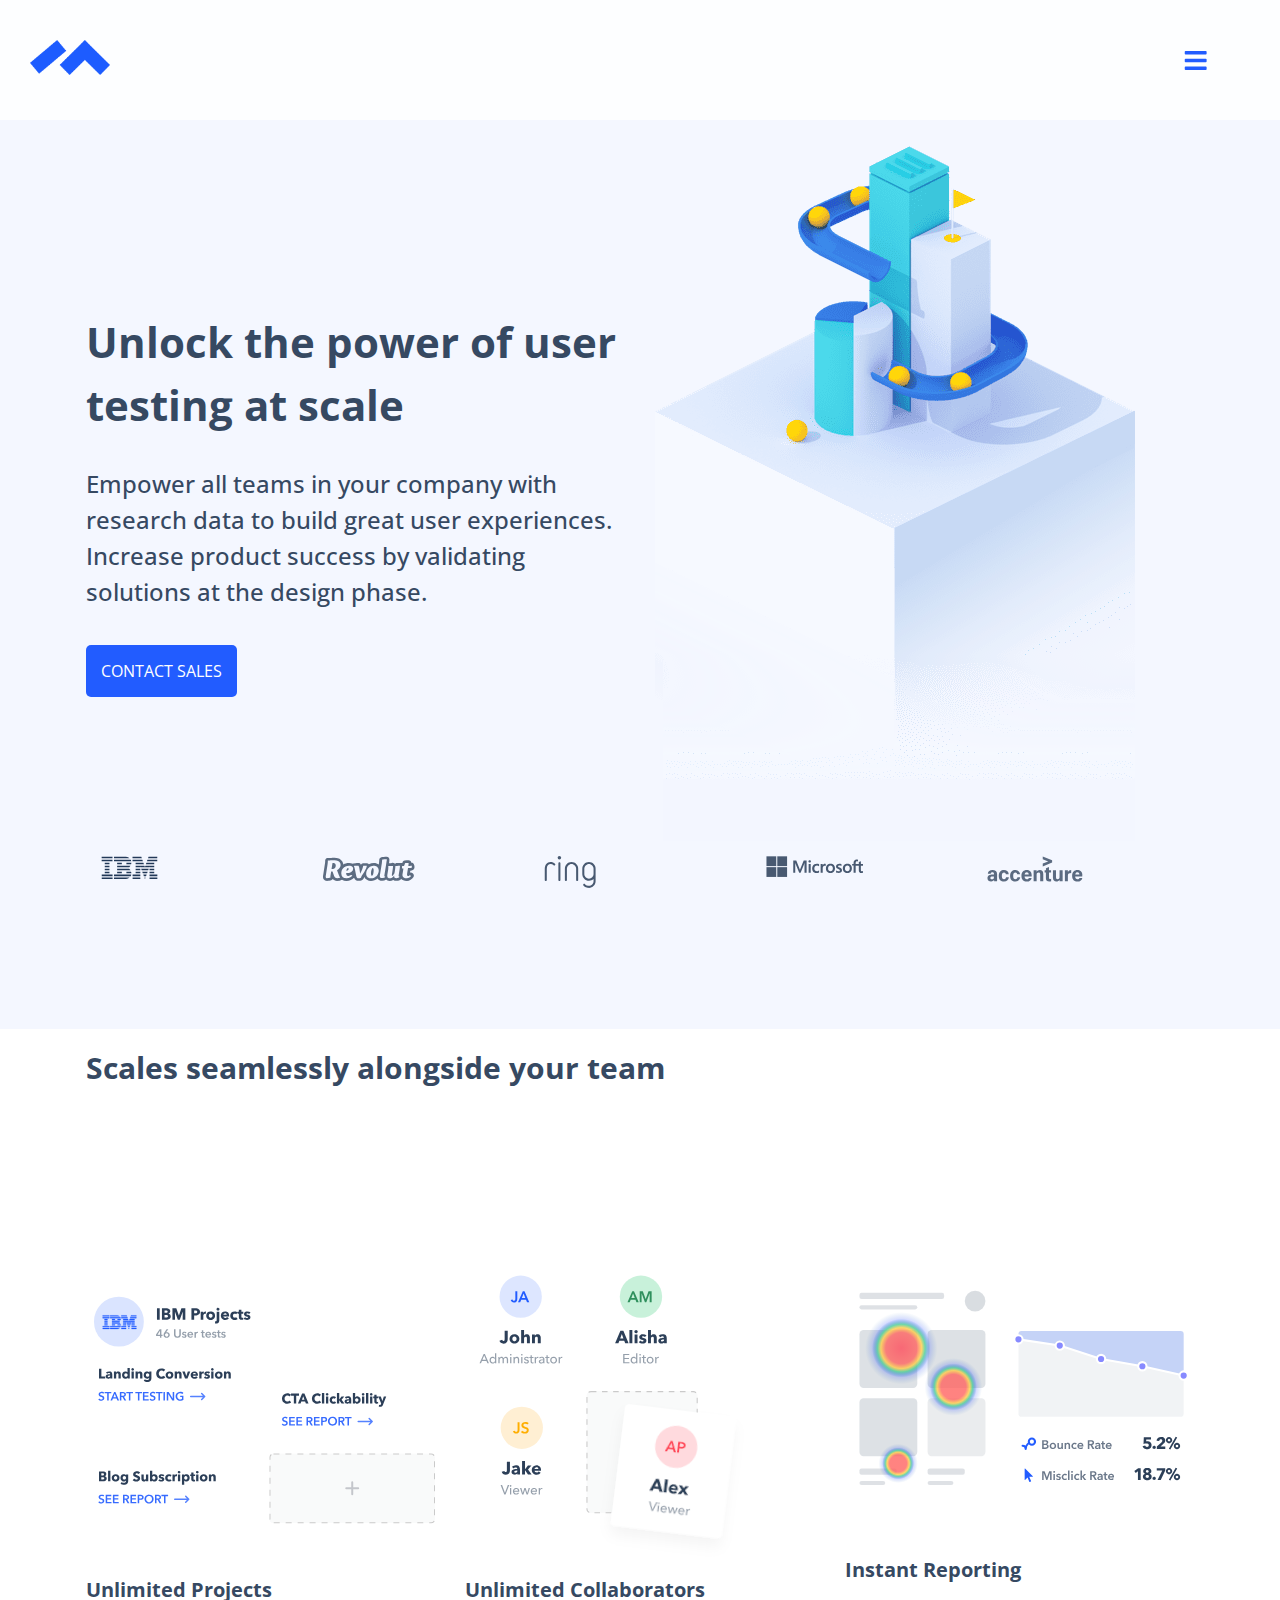
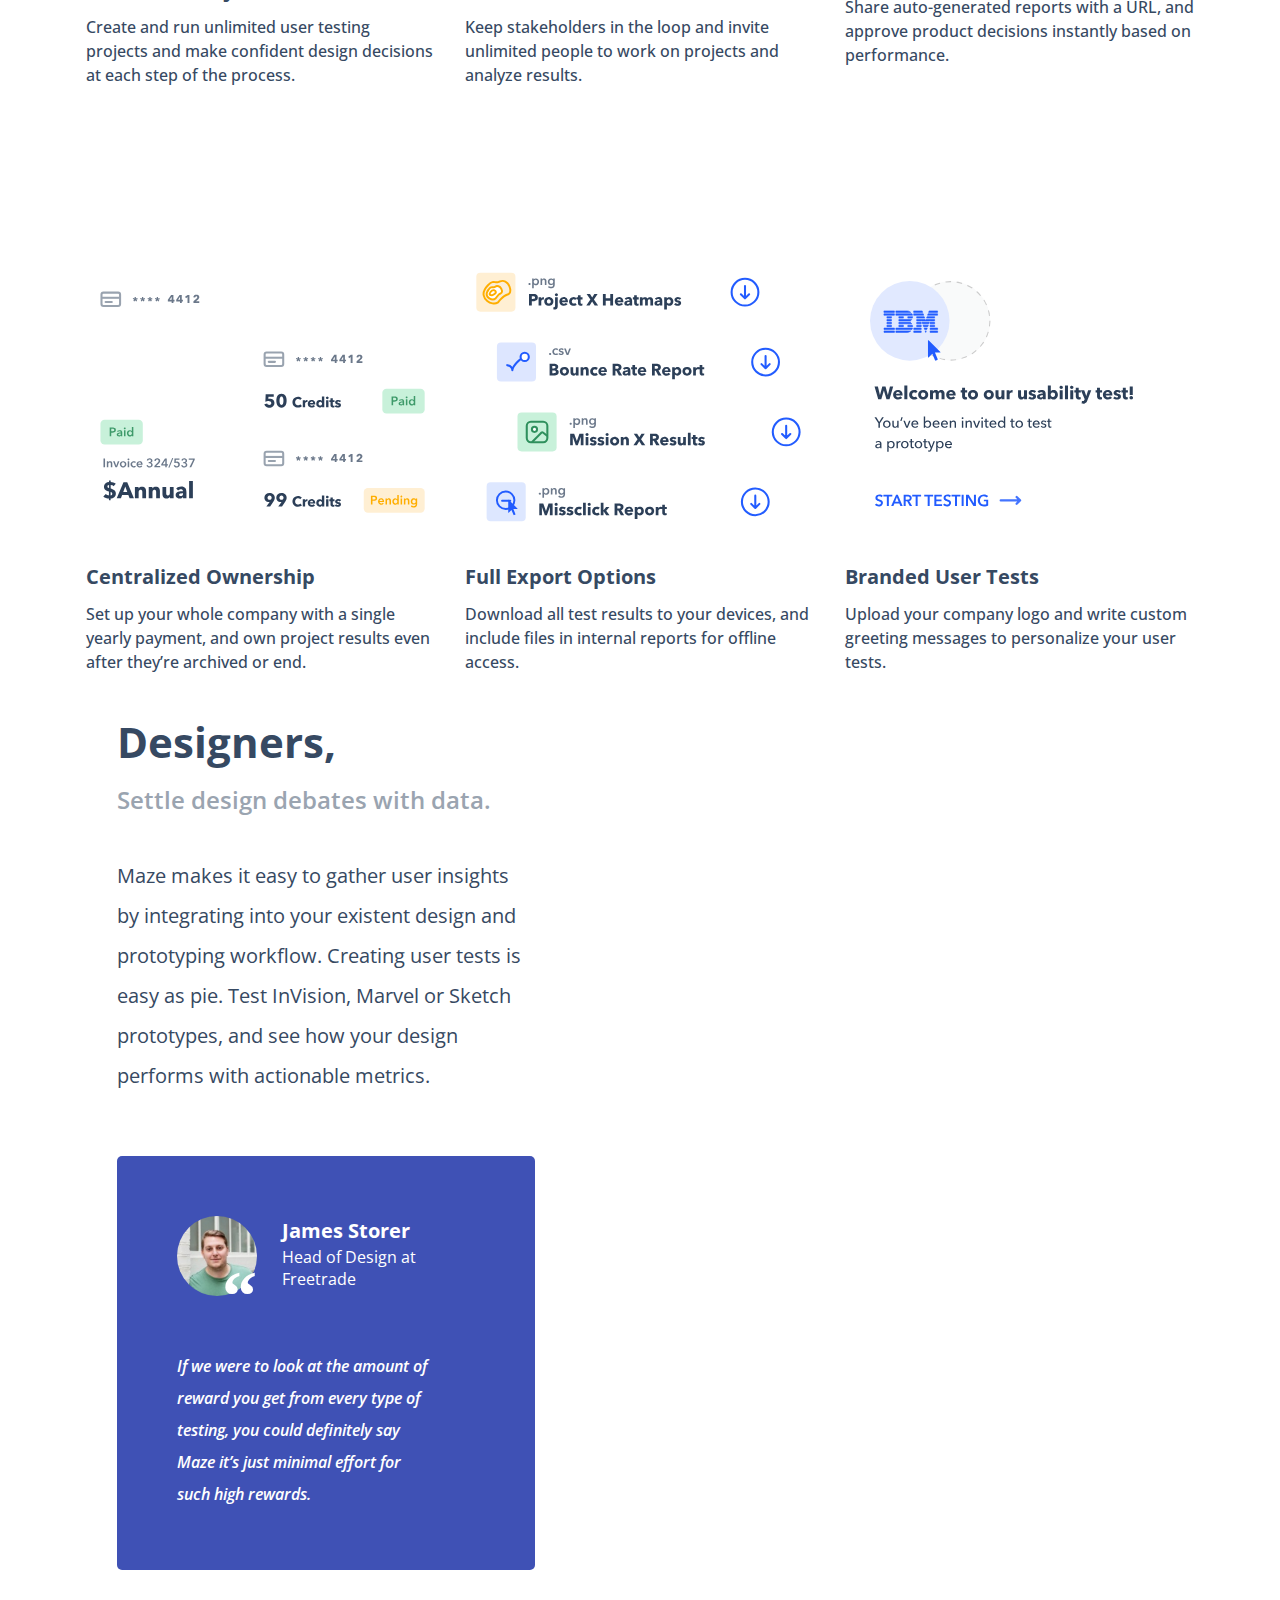
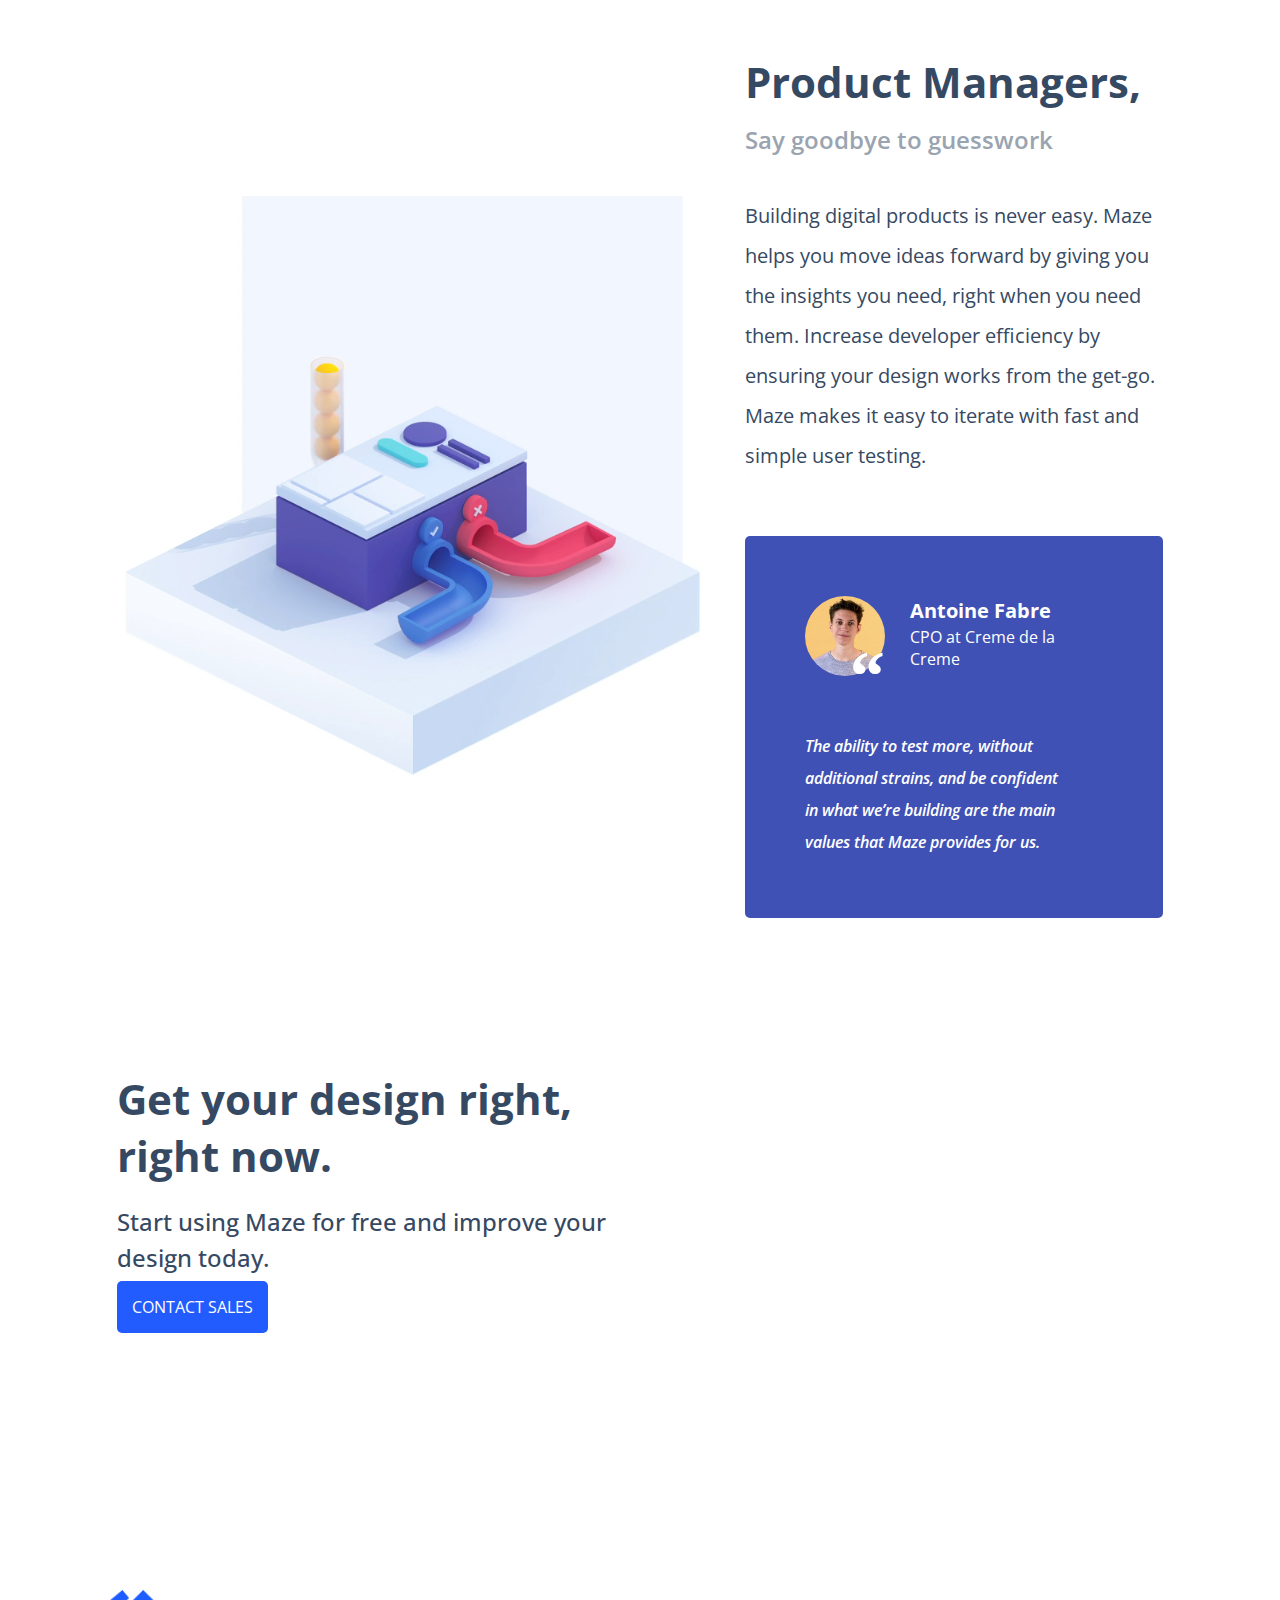
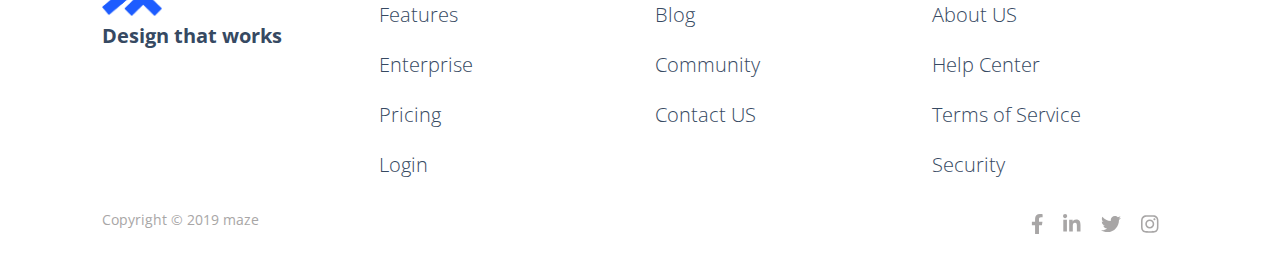
<file: enterprise.html>
<!DOCTYPE html>
<html lang="en">
<head>
    <meta charset="UTF-8">
    <meta name="viewport" content="width=device-width, initial-scale=1.0">
    <title>Maze-enterPrise</title>
    <link rel="shortcut icon" href="image/favicon-32x32.png" type="image/x-icon">
    <link href="https://fonts.googleapis.com/css?family=Open+Sans:300i,400,400i,600,600i,700,800&display=swap" rel="stylesheet">
    <link rel="stylesheet" href="css/fontawesome.css">
    <link rel="stylesheet" href="css/style.css">
    <link rel="stylesheet" href="css/media.css">
</head>
<body>
<!-- header -->
<section>
    <header class="container-fluid">
        <div class="row ">  
            <div class="header">
                <div class="brand">
                    <a href="index.html" class="logo">
                    <img src="image/logo.png" class="img-fluid" alt="logo">
                </a>
                </div>
                <nav id="nav">
                    <ul>
                  <li class="hrm" ><a href="#" class="colw" aria-label="Close Navigation"><i class="fa fa-times"></i></a></li>
                        <li class="hrm" ><a href="features.html" class="navig">Features</a></li>
                        <li class="hrm" ><a href="enterprise.html" class="navig">Enterprise</a</li>
                        <li class="hrm" ><a href="#" class="navig">Pricing</a></li>
                        <li class="hrm" ><a href="about.html" class="navig">About us</a></li>
                        <li class="hrm" > <a href="resource.html" class="navig">Resource</a></li>
                        <!-- <li><a href="login.html" class="navig">Log in</a></li> -->
                        <li class="hrm"><a onclick="document.getElementById('id01').style.display='block'" class="navig">Login</a></li>
                        <div id="id01" class="modal">
                          <form class="modal-content animate" action="/action_page.php" method="post">
                            <div class="imgcontainer">
                                <i class="fas fa-user-tie"></i>
                            <span onclick="document.getElementById('id01').style.display='none'" class="close" title="Close Modal">&times;</span> 
                            </div>
                            <div class="container">
                              <label for="uname"><b class="usname">Username</b></label>
                              <input type="text" class="loginp"  placeholder="Enter Username" name="uname" required>
                        
                              <label for="psw"><b class="usname">Password</b></label>
                              <input type="password"  class="loginp" placeholder="Enter Password" name="psw" required>
                                
                              <button class="lbutton" type="submit">Login</button>
                              <label>
                                <input type="checkbox" checked="checked" name="remember"> Remember me
                              </label>
                            </div>
                            <div class="container" style="background-color:#f1f1f1">
                            <a href="index.html" class="from__forgot">Forgot password?</a>
                            <ul class="register-social__list">
                                <li class="register-social__item hrm"><a href="https://www.google.com/" class="register-social__link"><i class="fab fa-google"></i></a></li>
                                <li class="register-social__item hrm"><a href="https://twitter.com/" class="register-social__link"><i class="fab fa-twitter"></i></a></li>
                                <li class="register-social__item hrm"><a href="https://www.facebook.com/" class="register-social__link"><i class="fab fa-facebook-f"></i></a></li>
                                <li class="register-social__item hrm"><a href="https://github.com/" class="register-social__link"><i class="fab fa-github-alt"></i></a></li>
                            </ul>
                            <p class="">Don't have an account? <a class="from__forgot text-b" href="signup.html">Sign Up</a></p>
                            </div>
                          </form>
                        </div>
                        <!--  -->
                        <a href="signup.html" class="navig button abtn">Sign up</a>
                    </ul>
                </nav>
                <a href="#nav" class="nav-btn" aria-label="Open Navigation"><i class="fa fa-bars"></i></a>
            </div>              
        </div>
    </header>
</section>
<!-- header -->
<!-- banner -->
<section class="about ">
    <div class="container">
        <div class="row slid pad">
            <div class="col-xl-6 col-lg-6 col-md-6 col-sm-10 ">
                <h1 class="abouth">Unlock the power of user testing at scale</h1>
                <p class="textp mb-30">Empower all teams in your company with research data to build great user experiences. Increase product success by validating solutions at the design phase.</p>
                <a href="contact.html" class="startbtn">CONTACT SALES</a>
            </div>
            <div class="col-xl-6 col-lg-6 col-md-6 m-10 dnm">
               <img class="img-fluid" src="image/enterprises.png" >
            </div>
            <div class="col-xl-12">
                <div class="text">
                    <div class="flex">
                        <div class="col-sm-2">
                            <img src="image/ibm.svg" class="normal-2 img-fluid">
                        </div>
                        <div class="col-sm-2">
                            <img src="image/revolut.svg" class="normal-2 img-fluid">
                        </div>
                        <div class="col-sm-2">
                            <img src="image/ring.svg" class="normal-2 img-fluid">
                        </div>
                        <div class="col-sm-2">
                            <img src="image/microsoft.svg" class="normal-2 img-fluid">
                        </div>
                        <div class="col-sm-2">
                            <img src="image/downaccenture.svg" class="normal-2 img-fluid">
                        </div>
                    </div>
                </div>
            </div>
        </div>
    </div>
</section>
<!-- banner -->
<!-- enterprise featurres -->
    <div class="container">
        <div class="row">
            <div class="col-lg-12 col-md-12 col-sm-12 col-xs-12 mb-30">
                <h1 class="vhead">Scales seamlessly alongside your team</h1>
            </div>
        <div class="col-xl-4 col-lg-4 col-md-6 col-sm-6 m-20 ped"> 
            <img class="img-fluid blogp" src="image/unlimitedprojects.svg ">
            <h4 class="rhed m-10">Unlimited Projects</h4>
            <p class="rtext">Create and run unlimited user testing projects and make confident design decisions at each step of the process.</p>
        </div>
        <div class="col-xl-4 col-lg-4 col-md-6 col-sm-6 m-20 ped">
            <img class="img-fluid blogp" src="image/unlimitedcollaborators.svg">
            <h4 class="rhed m-10">Unlimited Collaborators</h4>
            <p class="rtext">Keep stakeholders in the loop and invite unlimited people to work on projects and analyze results. </p>
        </div>

        <div class="col-xl-4 col-lg-4 col-md-6  ped ">
            <img class="img-fluid blogp" src="image/instantreporting.svg">
            <h4 class="rhed m-10">Instant Reporting </h4>
            <p class="rtext">Share auto-generated reports with a URL, and approve product decisions instantly based on performance.  </p>
        </div>

         <div class="col-xl-4 col-lg-4 col-md-6 m-20 ped">
            <img class="img-fluid blogp" src="image/centralizedownership.svg">
            <h4 class="rhed m-10">Centralized Ownership</h4>
            <p class="rtext">Set up your whole company with a single yearly payment, and own project results even after they’re archived or end.</p>
        </div>
        <div class="col-xl-4 col-lg-4 col-md-6 m-20 ped">
            <img class="img-fluid blogp" src="image/fullexportoptions.svg"> 
            <h4 class="rhed m-10" >Full Export Options</h4>
            <p class="rtext">Download all test results to your devices, and include files in internal reports for offline access.</p>
        </div>
        <div class="col-xl-4 col-lg-4 col-md-6 m-20 ped">
            <img class="img-fluid blogp " src="image/branded.svg">
            <h4 class="rhed m-10">Branded User Tests</h4>
            <p class="rtext">Upload your company logo and write custom greeting messages to personalize your user tests.</p>
        </div>
    </div>
<!-- enterprise featurres -->
<!-- team -->
<div class="container pad">
    <div class="d-xl-flex post">
        <div class="col-xl-5 mdesigner col-lg-12">
            <h1 class="tem">Designers,</h1>
            <p class="temp">Settle design debates with data.</p>
            <p class="designer">Maze makes it easy to gather user insights by integrating into your existent design and prototyping workflow.
                 Creating user tests is easy as pie. Test InVision, Marvel or Sketch prototypes,
                  and see how your design performs with actionable metrics.</p>
            <div class="teambox">
                <div class="profile">
                    <div class="dimg dcrodz">
                        <img class="dimg" src="image/designer.jpg" alt="">
                    </div>
                        <p class="text-white temname">James Storer</p>
                        <p class="text-white">Head of Design at Freetrade</p>
                </div>
                <p class="clientdetail">If we were to look at the amount of reward you get from every type of testing, you could definitely say Maze it’s just minimal effort for such high rewards.</p>
            </div>
        </div>
        <div class="mdesigner2 col-xl-7 col-lg-12">
            <video class="video" autoplay controls="false"><source src="video/designer.mp4" type="video/mp4"></video>
        </div>
    </div>
    <div class="d-xl-flex">
        <div class="col-xl-7 col-lg-12">
            <video class="video" autoplay controls="false"><source src="video/pm.mp4"type="video/mp4"></video>
        </div>
        <div class="col-xl-5 col-lg-12  ">
            <h1 class="tem">Product Managers,</h1>
            <p class="temp">Say goodbye to guesswork</p>
            <p class="designer">Building digital products is never easy. Maze helps you move ideas forward by giving you the insights you need, right when you need 
                them. Increase developer efficiency by ensuring your design works from the get-go. Maze makes it easy to iterate with fast and simple user testing.</p>
            <div class="teambox">
                <div class="profile">
                    <div class="d2img dcrodz">
                        <img class="d2img " src="image/manager.jpg" alt="">
                    </div>
                        <p class="text-white temname">Antoine Fabre</p>
                        <p class="text-white">CPO at Creme de la Creme</p>
                </div>
                <p class="clientdetail">The ability to test more, without additional strains, and be confident in what we’re building are the main values that Maze provides for us.</p>
            </div>
        </div>
    </div>        
</div>
<!-- team -->
<!-- contact -->
<div class="pad con2">
    <div class="container ">
        <div class="col-xl-6 col-lg-6 col-md-12 col-sm-12">
            <div class="text">
            <h1 class="conhead">Get your design right, right now.</h1>
            <p class="textp">Start using Maze for free and improve your design today.</p>
            </div>
            <a href="contact.html" class="startbtn">CONTACT SALES</a>
        </div>
    </div>
</div>
<!-- contact -->
<!-- FOOTER -->
<footer class="fmain ped">
    <div class="container">
        <div class="row flex ">
            <div class="col-xl-3 col-lg-3 col-md-2 col-sm-12 spacf">
                <div class="brandn">
                    <a href="index.html" class="logo">
                        <img src="image/logo.png" class="img-fluid" alt="logo">
                    </a>
                </div>
                <p class="dtext2">Design that works</p>
            </div>
            <div class="col-xl-3 col-lg-3 col-md-3 col-sm-6 col-6 foot"> 
                <a href="features.html" class="navigf">Features</a>
                <a href="enterprise.html" class="navigf">Enterprise</a>
                <a href="pricing.html " class="navigf">Pricing</a>
                <a onclick="document.getElementById('id01').style.display='block'"class="navigf">Login</a>
            </div>
            <div class="col-xl-3 col-lg-3 col-md-3 col-sm-6 col-6  foot">
                <a href="resource.html" class="navigf">Blog</a>
                <a href="#" class="navigf">Community</a>
                <a href="contact.html" class="navigf">Contact US</a>
            </div>
            <div class="col-xl-3  col-lg-3 col-md-4 col-sm-12 col-12 foot">
                <a href="about.html" class="navigf">About US</a>
                <a href="#" class="navigf">Help Center</a>
                <a href="#" class="navigf">Terms of Service</a>
                <a href="#" class="navigf">Security</a>
            </div>
        </div>
        <div class="row ">
            <div class="col-xl-6 col-lg-6 col-md-6 col-sm-12 copyright">
                <p>Copyright © 2019 maze</p>
            </div>
            <div class="col-xl-6 col-lg-6 col-md-6 col-sm-12">
                <div class="socialmed">
                    <a class="fon-1 sfb" href="https://www.facebook.com/"> <i class="fab fa-facebook-f m-2"></i></a>
                    <a class="fon-1 sin " href="https://in.linkedin.com/"><i class="fab fa-linkedin-in m-2"></i></a>
                    <a class="fon-1 stw " href="https://twitter.com/"><i class="fab fa-twitter m-2"></i></a>
                    <a class="fon-1 sis" href="https://www.instagram.com/"><i class="fab fa-instagram m-2"></i></a>
                </div>
            </div>
        </div>
    </div>  
</footer>
<!-- FOOTER -->
<script src="js/jquery.min.js"></script>
<script src="js/all.min.js"></script>
<script>
    

      var vids = $("video"); 
    $.each(vids, function(){
    this.controls = false; 
    
   
    });

    var modal = document.getElementById('id01');

    window.onclick = function(event) {
        if (event.target == modal) {
            modal.style.display = "none";
        }
    }
    </script>
</body>
</html>
</file>
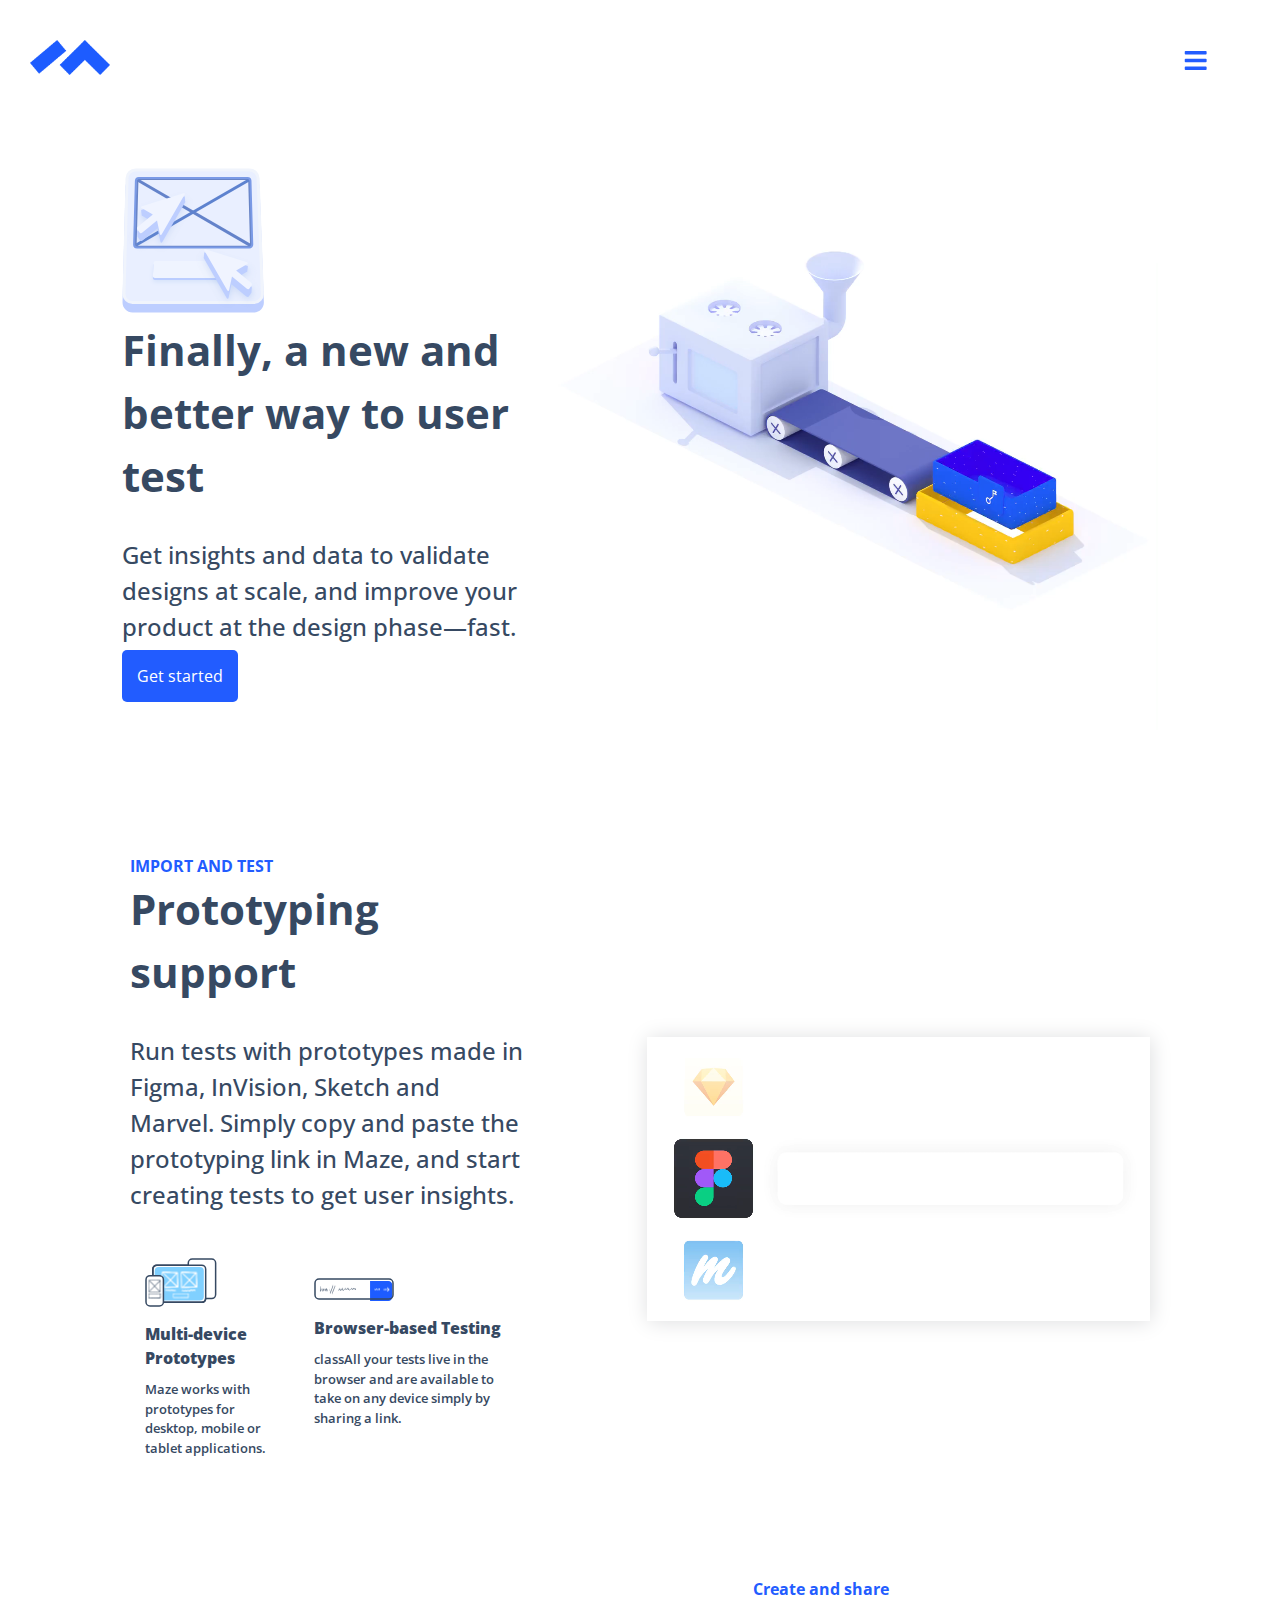
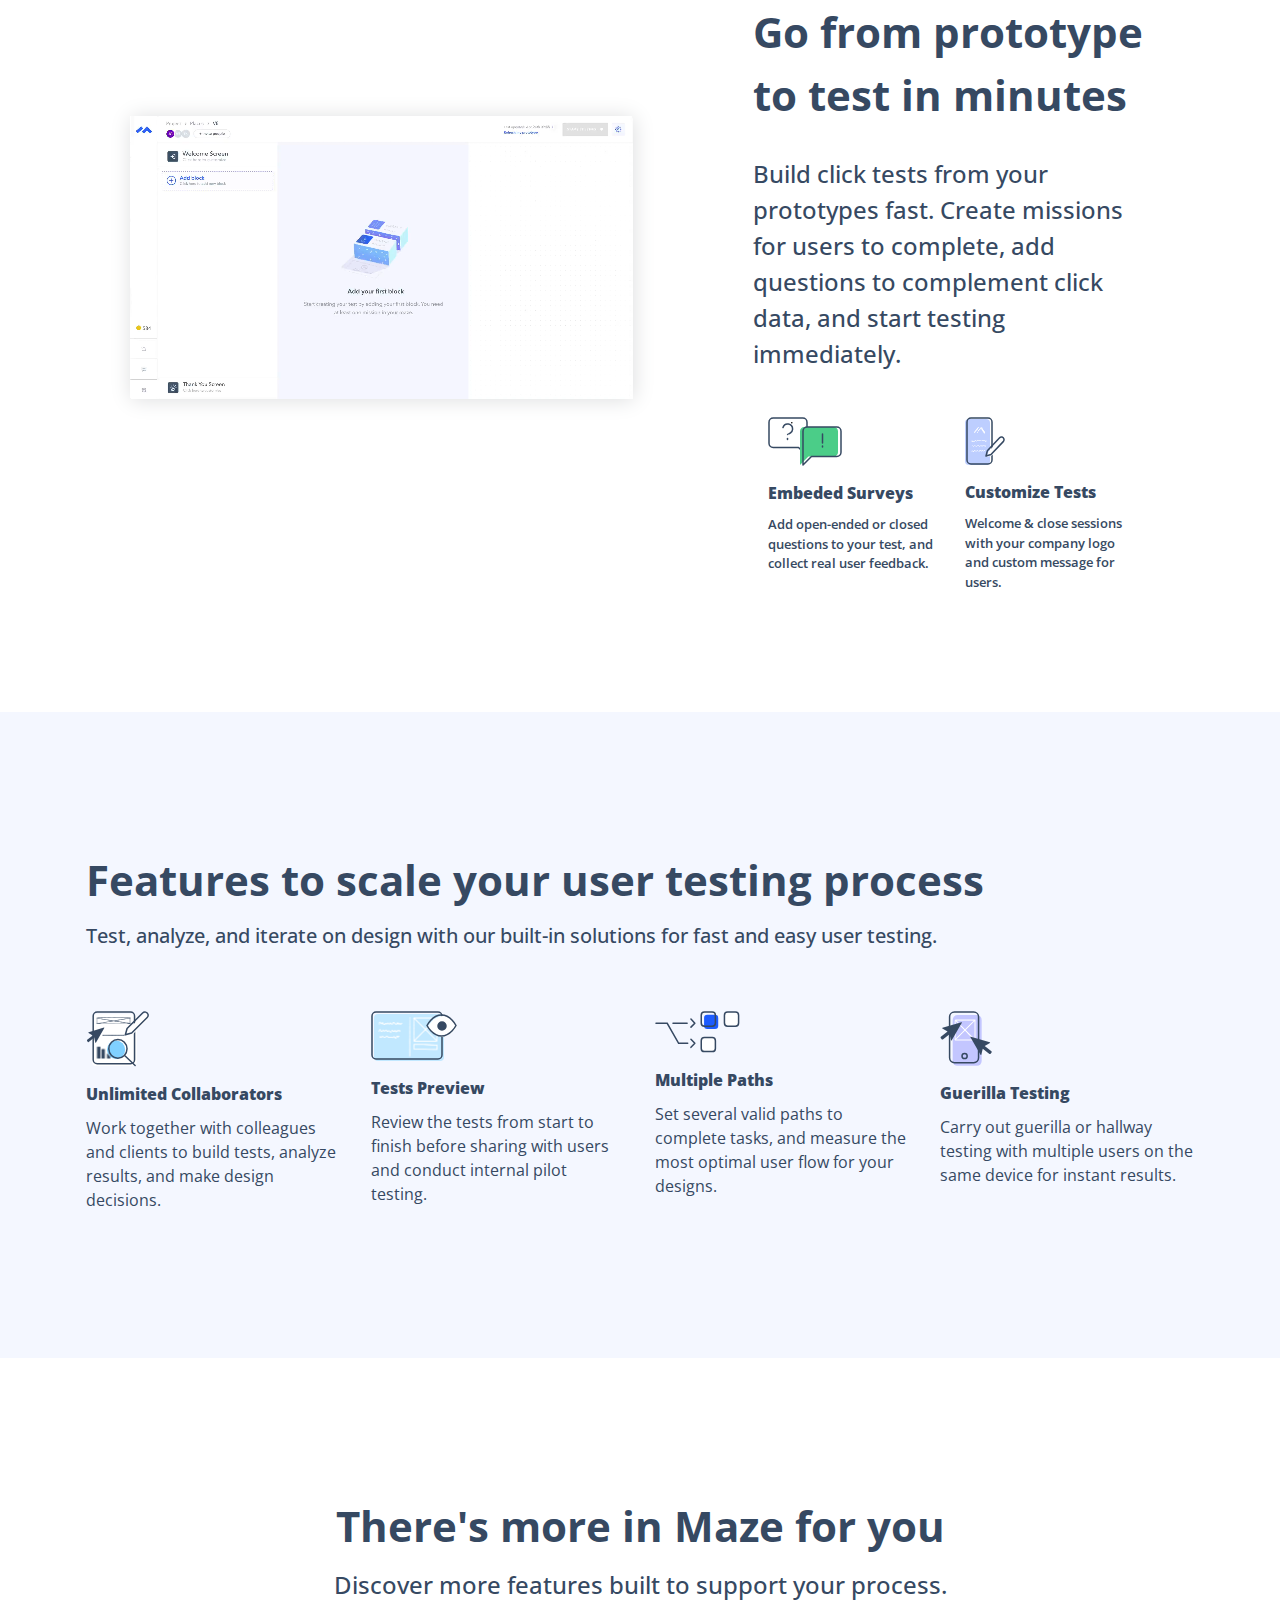
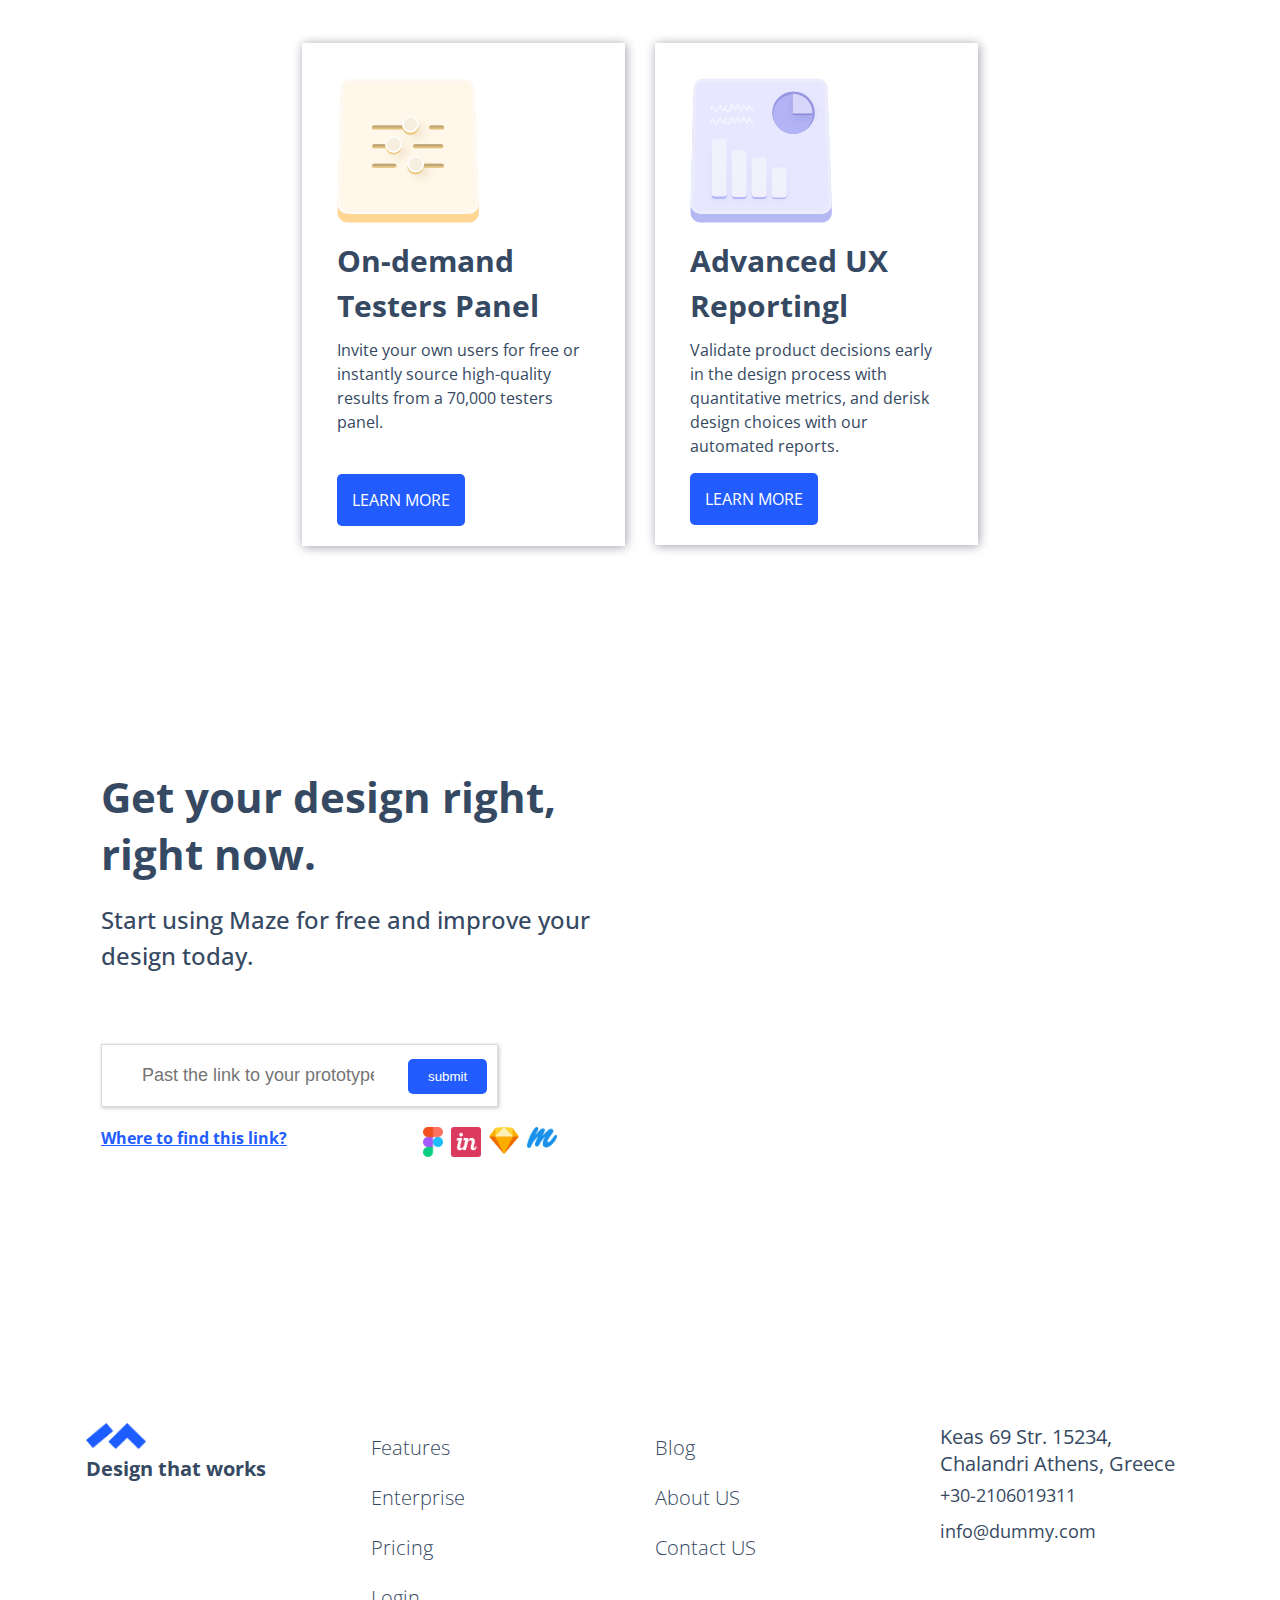
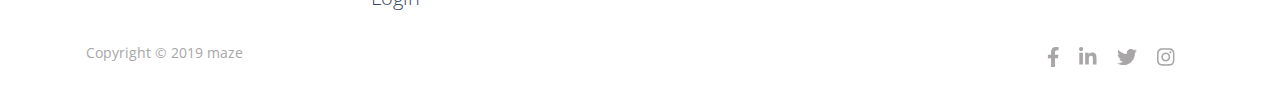
<file: features.html>
<!DOCTYPE html>
<html lang="en">
<head>
    <meta charset="UTF-8">
    <meta name="viewport" content="width=device-width, initial-scale=1.0">
    <title>Features</title>
    <link rel="shortcut icon" href="image/favicon-32x32.png" type="image/x-icon">
    <link href="https://fonts.googleapis.com/css?family=Open+Sans:300i,400,400i,600,600i,700,800&display=swap"rel="stylesheet">
    <link rel="stylesheet" href="css/fontawesome.css">
    <link rel="stylesheet" href="css/style.css">
    <link rel="stylesheet" href="css/media.css">

</head>

<body>
    <section>
        <header class="container-fluid">
            <div class="row ">  
                <div class="header">
                    <div class="brand">
                        <a href="index.html" class="logo">
                        <img src="image/logo.png" class="img-fluid" alt="logo">
                    </a>
                    </div>
                    <nav id="nav">
                        <ul>
                      <li class="hrm" ><a href="#" class="colw" aria-label="Close Navigation"><i class="fa fa-times"></i></a></li>
                            <li class="hrm" ><a href="features.html" class="navig">Features</a></li>
                            <li class="hrm" ><a href="enterprise.html" class="navig">Enterprise</a</li>
                            <li class="hrm" ><a href="pricing.html" class="navig">Pricing</a></li>
                            <li class="hrm" ><a href="about.html" class="navig">About us</a></li>
                            <li class="hrm" > <a href="resource.html" class="navig">Resource</a></li>
                            <li class="hrm"><a onclick="document.getElementById('id01').style.display='block'" class="navig">Login</a></li>
                            <div id="id01" class="modal">
                              <form class="modal-content animate" action="/action_page.php" method="post">
                                <div class="imgcontainer">
                                    <i class="fas fa-user-tie"></i>
                                <span onclick="document.getElementById('id01').style.display='none'" class="close" title="Close Modal">&times;</span> 
                                </div>
                                <div class="container">
                                  <label for="uname"><b class="usname">Username</b></label>
                                  <input type="text" class="loginp"  placeholder="Enter Username" name="uname" required>
                            
                                  <label for="psw"><b class="usname">Password</b></label>
                                  <input type="password"  class="loginp" placeholder="Enter Password" name="psw" required>
                                    
                                  <button class="lbutton" type="submit">Login</button>
                                  <label>
                                    <input type="checkbox" checked="checked" name="remember"> Remember me
                                  </label>
                                </div>
                                <div class="container" style="background-color:#f1f1f1">
                                <a href="index.html" class="from__forgot">Forgot password?</a>
                                <ul class="register-social__list">
                                    <li class="register-social__item hrm"><a href="https://www.google.com/" class="register-social__link"><i class="fab fa-google"></i></a></li>
                                    <li class="register-social__item hrm"><a href="https://twitter.com/" class="register-social__link"><i class="fab fa-twitter"></i></a></li>
                                    <li class="register-social__item hrm"><a href="https://www.facebook.com/" class="register-social__link"><i class="fab fa-facebook-f"></i></a></li>
                                    <li class="register-social__item hrm"><a href="https://github.com/" class="register-social__link"><i class="fab fa-github-alt"></i></a></li>
                                </ul>
                                <p class="">Don't have an account? <a class="from__forgot text-b" href="signup.html">Sign Up</a></p>
                                </div>
                              </form>
                            </div>
                            <!--  -->
                            <a href="signup.html" class="navig button abtn">Sign up</a>
                        </ul>
                    </nav>
                    <a href="#nav" class="nav-btn" aria-label="Open Navigation"><i class="fa fa-bars"></i></a>
                </div>              
            </div>
        </header>
    </section>
<!-- HEADER [END] -->
<section>
    <div class="container-fluid ped">
        <div class="row slid">
            <div class="col-xl-4 col-lg-4 col-md-12 col-sm-10">
                <img src="image/testing.svg" class="img-fluid" alt="">
                <h1 class="tem2">Finally, a new and better way to user test</h1>
                <p class="textp">Get insights and data to validate designs at scale, and improve your product at the
                    design phase—fast.</p>
                <a href="#" class="startbtn">Get started</a>
            </div>
            <div class="col-xl-6 col-lg-6 col-md-12 col-sm-12">
                <video class="video" autoplay controls="false">
                    <source src="video/feature.mp4" type="video/mp4"></video>
            </div>
        </div>
    </div>
    </div>
</section>
<section class="ped">
    <div class="container-fluid">
        <div class="row slid ">
            <div class="col-xl-4 col-lg-5 col-md-12 col-sm-12 mr">
                <h4 class="text-bl">IMPORT AND TEST</h4>
                <h1 class="tem3">Prototyping support</h1>
                <p class="textp">Run tests with prototypes made in Figma, InVision, Sketch and Marvel. Simply copy
                    and paste the prototyping link in Maze, and start creating tests to get user insights.</p>
                <div class="flex">
                    <div class="card">
                        <img src="image/download.svg" class="img-fluid">
                        <h5 class="heading m-10">Multi-device Prototypes</h5>
                        <p class="tx">Maze works with prototypes for desktop, mobile or tablet applications.</p>
                        <p></p>
                    </div>
                    <div class="card2">
                        <img src="image/bar.svg">
                        <h5 class="heading m-10">Browser-based Testing</h5>
                        <p class="tx">classAll your tests live in the browser and are available to take on any
                            device simply by sharing a link.</p>
                    </div>
                </div>
            </div>
            <div class="col-xl-5 col-lg-5  col-md-12 col-sm-12">
                <video class="video sd" autoplay controls="false">
                    <source src="video/app.mp4" type="video/mp4"></video>
            </div>
        </div>
    </div>
    </div>
</section>
<section class="pad">
    <div class="container-fluid">
        <div class="row slid ">
            <div class="col-xl-5 col-lg-5  col-md-12 col-sm-12">
                <video class="video sd2" autoplay controls="false">
                    <source src="video/videobar.mp4" type="video/mp4"></video>
            </div>
            <div class="col-xl-4 col-lg-6 col-md-12 col-sm-12 ml">
                <h4 class="text-bl">Create and share</h4>
                <h1 class="tem">Go from prototype to test in minutes</h1>
                <p class="textp">Build click tests from your prototypes fast. Create missions for users to complete,
                    add questions to complement click data, and start testing immediately.</p>
                <div class="flex">
                    <div class="card">
                        <img src="image/survay.svg" class="img-fluid">
                        <h5 class="heading m-10">Embeded Surveys</h5>
                        <p class="tx">Add open-ended or closed questions to your test, and collect real user
                            feedback.</p>
                        <p></p>
                    </div>
                    <div class="card">
                        <img src="image/test.svg">
                        <h5 class="heading m-10">Customize Tests</h5>
                        <p class="tx">Welcome & close sessions with your company logo and custom message for users.
                        </p>
                    </div>
                </div>
            </div>
        </div>
    </div>
    </div>
</section>
<section class="about pad">
    <div class="container">
        <h1 class="tem">Features to scale your user testing process</h1>
        <p class="process">Test, analyze, and iterate on design with our built-in solutions for fast and easy user
            testing.</p>
        <div class="row processbar">
            <div class="col-xl-3 col-lg-3 col-md-6 col-sm-12 m-10">
                <div class="testiteam">
                    <img class="img-fluid" src="image/colobration.svg">
                </div>
                <div class="details">
                    <h3 class="heading m-10">Unlimited Collaborators</h3>
                    <p class="cardp">Work together with colleagues and clients to build tests, analyze results, and
                        make design decisions.</p>
                </div>
            </div>
            <div class="col-xl-3 col-lg-3 col-md-6 col-sm-12 m-10">
                <div class="testiteam">
                    <img class="img-fluid" src="image/previem.svg">
                </div>
                <div class="details">
                    <h3 class="heading m-10">Tests Preview</h3>
                    <p class="cardp">Review the tests from start to finish before sharing with users and conduct
                        internal pilot testing.</p>
                </div>
            </div>
            <div class="col-xl-3 col-lg-3 col-md-6 col-sm-12 m-10">
                <div class="testiteam">
                    <img class="img-fluid" src="image/path.svg">
                </div>
                <div class="details">
                    <h3 class="heading m-10">Multiple Paths</h3>
                    <p class="cardp">Set several valid paths to complete tasks, and measure the most optimal user
                        flow for your designs.</p>
                </div>
            </div>
            <div class="col-xl-3 col-lg-3 col-md-6 col-sm-12 m-10">
                <div class="testiteam">
                    <img class="img-fluid" src="image/gorilla.svg">
                </div>
                <div class="details">
                    <h3 class="heading m-10">Guerilla Testing</h3>
                    <p class="cardp">Carry out guerilla or hallway testing with multiple users on the same device
                        for instant results.</p>
                </div>
            </div>
        </div>
    </div>
</section>
<div class="ped">
    <div class="container">
        <h1 class="tem2">There's more in Maze for you</h1>
        <p class="textm">Discover more features built to support your process.</p>
        <div class="row dfeatures">
            <div class="col-xl-4 col-lg-6 col-md-6 col-sm-12">
                <div class="boxf">
                    <img src="image/panel.svg" class="img-fluid" alt="">
                    <h3 class="m-10 features">On-demand Testers Panel</h3>
                    <p class="cardp m-10s">Invite your own users for free or instantly source high-quality results
                        from a 70,000 testers panel.</p>
                    <a href="#" class="lernbtn m-10s">LEARN MORE</a>
                </div>
            </div>
            <div class="col-xl-4 col-lg-6 col-md-6 col-sm-12">
                <div class="boxf">
                    <img src="image/report.svg" class="img-fluid" alt="">
                    <h3 class="m-10 features">Advanced UX Reportingl</h3>
                    <p class="cardp m-10c">Validate product decisions early in the design process with quantitative
                        metrics, and derisk design choices with our automated reports.</p>
                    <a href="#" class="lernbtn">LEARN MORE</a>
                </div>
            </div>
        </div>
    </div>
</div>
<!-- CONTACT-->
<div class="pad con2">
    <div class="container ">
        <div class="col-xl-6 col-lg-6 col-md-12 col-sm-12">
            <div class="text">
            <h1 class="conhead">Get your design right, right now.</h1>
            <p class="textp">Start using Maze for free and improve your design today.</p>
            </div>
            <form class="sform">
                <div class="box">
                    <input type="text" class="hinput"placeholder="Past the link to your prototype">
                    <button type="submit" value="submit" class="btn">submit</button>
                </div>
            </form>

            <div class="boxl  flex">
                <a class="link" href="#">Where to find this link?</a>
                <a href="#"><img class="figma" src="image/figma.png"></a>
                <a href="#"><img class="in" src="image/in.png"></a>
                <a href="#"><img class="in" src="image/dimond.png"></a>
                <a href="#"><img class="in" src="image/mm.png"></a>
            </div>
        </div>
    </div>
</div>
<!-- CONTACT -->
<!-- FOOTER -->
<footer class="fmain ped">
    <div class="container">
        <div class="row flex ">
            <div class="col-xl-3 col-lg-3 col-md-2 col-sm-12 spacf">
                <div class="brandn">
                    <a href="index.html" class="logo">
                        <img src="image/logo.png" class="img-fluid" alt="logo">
                    </a>
                </div>
                <p class="dtext2">Design that works</p>
            </div>
            <div class="col-xl-3 col-lg-3 col-md-3 col-sm-6 col-6 foot"> 
                <a href="features.html" class="navigf">Features</a>
                <a href="enterprise.html" class="navigf">Enterprise</a>
                <a href="pricing.html" class="navigf">Pricing</a>
                <a onclick="document.getElementById('id01').style.display='block'"class="navigf">Login</a>
            </div>
            <div class="col-xl-3 col-lg-3 col-md-3 col-sm-6 col-6  foot">
                <a href="resource.html" class="navigf">Blog</a>
                <a href="about.html" class="navigf">About US</a>
                <a href="contact.html" class="navigf">Contact US</a>
            </div>
            <div class="col-xl-3  col-lg-3 col-md-4 col-sm-12 col-12 foot">
               <p class="ftext">Keas 69 Str.
                15234, Chalandri
                Athens,
                Greece</p>
                <a href="tel:+30-2106019311" class="info">+30-2106019311</a>
                <a href="mailto:duda.309@dudaagency.com" class="info">info@dummy.com</a>
            </div>
        </div>
        <div class="row ">
            <div class="col-xl-6 col-lg-6 col-md-6 col-sm-12 copyright">
                <p>Copyright © 2019 maze</p>
            </div>
            <div class="col-xl-6 col-lg-6 col-md-6 col-sm-12">
                <div class="socialmed">
                    <a class="fon-1 sfb" href="https://www.facebook.com/"> <i class="fab fa-facebook-f m-2"></i></a>
                    <a class="fon-1 sin " href="https://in.linkedin.com/"><i class="fab fa-linkedin-in m-2"></i></a>
                    <a class="fon-1 stw " href="https://twitter.com/"><i class="fab fa-twitter m-2"></i></a>
                    <a class="fon-1 sis" href="https://www.instagram.com/"><i class="fab fa-instagram m-2"></i></a>
                </div>
            </div>
        </div>
    </div>  
</footer>
<!-- FOOTER -->

<script src="js/jquery.min.js"></script>
<script src="js/all.min.js"></script>
<script>
    var vids = $("video");
    $.each(vids, function () {
        this.controls = false;
    });
</script>

</body>

</html>
</file>
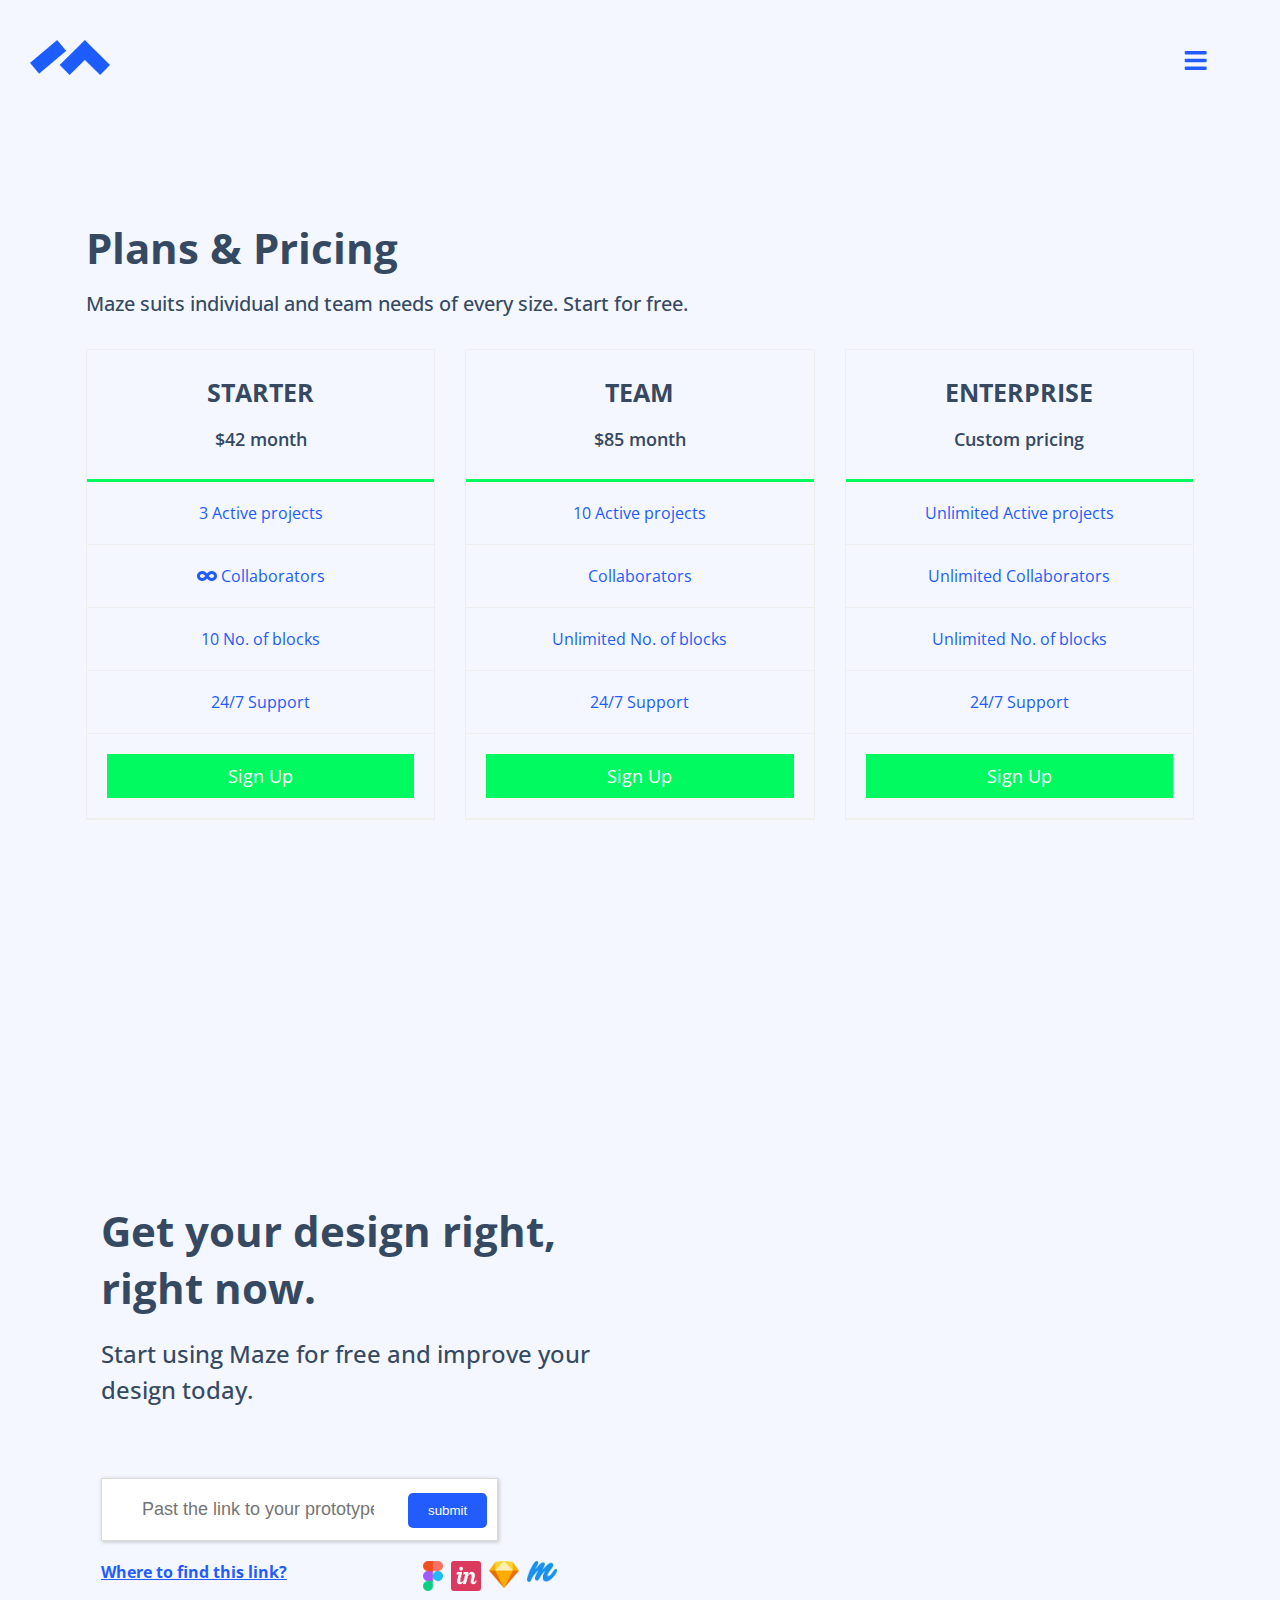
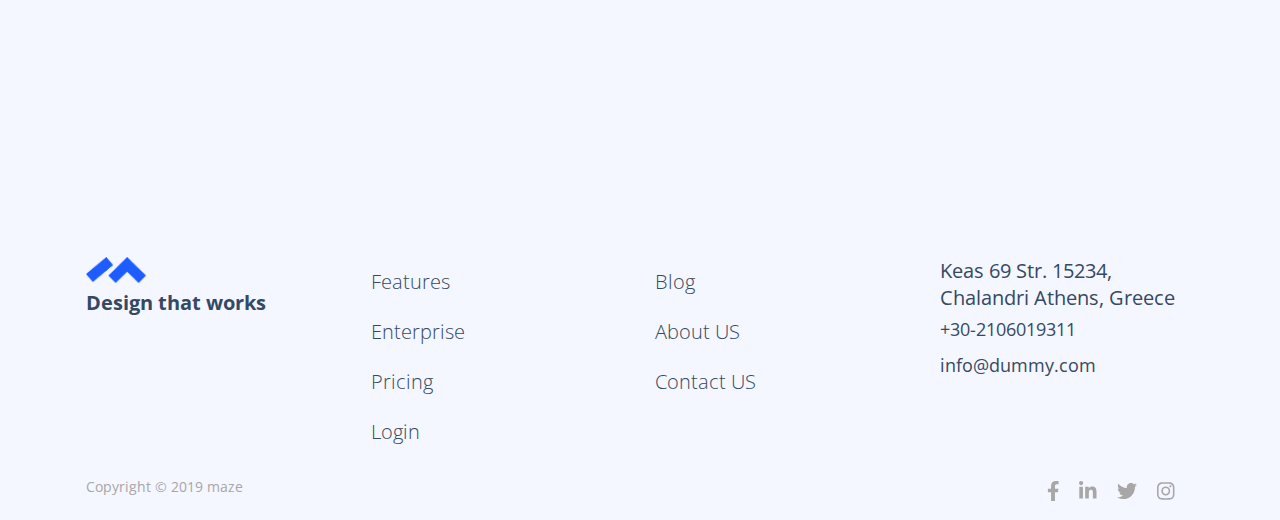
<file: pricing.html>
<!DOCTYPE html>
<html lang="en">
<head>
    <meta charset="UTF-8">
    <meta name="viewport" content="width=device-width, initial-scale=1.0">
    <title>Maze-pricing</title>
    <link href="https://fonts.googleapis.com/css?family=Open+Sans:300i,400,400i,600,600i,700,800&display=swap" rel="stylesheet">
    <link rel="stylesheet" href="css/fontawesome.css">
    <link rel="stylesheet" href="css/style.css">
    <link rel="stylesheet" href="css/media.css">
    
    <link rel="shortcut icon" href="image/favicon-32x32.png" sizes="32x32" type="image/x-icon">
    <link rel="apple-touch-icon"href="image/apple-touch-icon-114x114.png" sizes="114x114"  type="image/x-icon">
    <link rel="apple-touch-icon"href="image/apple-touch-icon-114x114.png" sizes="114x114"  type="image/x-icon">
    <meta name="theme-color" content="##225cff">
</head>
<body>
<section>
    <header class="container-fluid">
        <div class="row ">  
            <div class="about header">
                <div class="brand">
                    <a href="index.html" class="logo">
                    <img src="image/logo.png" class="img-fluid" alt="logo">
                </a>
                </div>
                <nav id="nav">
                    <ul>
                  <li class="hrm" ><a href="#" class="colw" aria-label="Close Navigation"><i class="fa fa-times"></i></a></li>
                        <li class="hrm" ><a href="features.html" class="navig">Features</a></li>
                        <li class="hrm" ><a href="enterprise.html" class="navig">Enterprise</a</li>
                        <li class="hrm" ><a href="pricing.html" class="navig">Pricing</a></li>
                        <li class="hrm" ><a href="about.html" class="navig">About us</a></li>
                        <li class="hrm" > <a href="resource.html" class="navig">Resource</a></li>
                        <li class="hrm"><a onclick="document.getElementById('id01').style.display='block'" class="navig">Login</a></li>
                        <div id="id01" class="modal">
                          <form class="modal-content animate" action="/action_page.php" method="post">
                            <div class="imgcontainer">
                                <i class="fas fa-user-tie"></i>
                            <span onclick="document.getElementById('id01').style.display='none'" class="close" title="Close Modal">&times;</span> 
                            </div>
                            <div class="container">
                              <label for="uname"><b class="usname">Username</b></label>
                              <input type="text" class="loginp"  placeholder="Enter Username" name="uname" required>
                        
                              <label for="psw"><b class="usname">Password</b></label>
                              <input type="password"  class="loginp" placeholder="Enter Password" name="psw" required>
                                
                              <button class="lbutton" type="submit">Login</button>
                              <label>
                                <input type="checkbox" checked="checked" name="remember"> Remember me
                              </label>
                            </div>
                            <div class="container" style="background-color:#f1f1f1">
                            <a href="index.html" class="from__forgot">Forgot password?</a>
                            <ul class="register-social__list">
                                <li class="register-social__item hrm"><a href="https://www.google.com/" class="register-social__link"><i class="fab fa-google"></i></a></li>
                                <li class="register-social__item hrm"><a href="https://twitter.com/" class="register-social__link"><i class="fab fa-twitter"></i></a></li>
                                <li class="register-social__item hrm"><a href="https://www.facebook.com/" class="register-social__link"><i class="fab fa-facebook-f"></i></a></li>
                                <li class="register-social__item hrm"><a href="https://github.com/" class="register-social__link"><i class="fab fa-github-alt"></i></a></li>
                            </ul>
                            <p class="">Don't have an account? <a class="from__forgot text-b" href="signup.html">Sign Up</a></p>
                            </div>
                          </form>
                        </div>
                        <!--  -->
                        <a href="signup.html" class="navig button abtn">Sign up</a>
                    </ul>
                </nav>
                <a href="#nav" class="nav-btn" aria-label="Open Navigation"><i class="fa fa-bars"></i></a>
            </div>              
        </div>
    </header>
</section>
<div class="about pad2">
    <div class="container">
        <h1 class="abouth">Plans & Pricing</h1>
        <p class="textpr mb-30">Maze suits individual and team needs of every size. Start for free.</p>
        <div class="row ">
            <div class="col-xl-4 col-lg-4 col-md-6 col-sm-12 mb-30">
                <ul class="price">
                  <h6  class="pricetitl1">Starter</h6>
                  <h6  class="pricetitl">$42 month</h6>
                  <div class="line"></div>
                  <h6 class="pricedetain pricecl">3 Active projects</h6>
                  <h6 class="pricedetain"><i class="fas fa-infinity"></i> Collaborators</h6>
                  <h6 class="pricedetain pricecl">10 No. of blocks</h6>
                  <h6 class="pricedetain pricecl">24/7 Support</h6>
                  <h6 class="pricedetain"><a href="#" class="pbutton">Sign Up</a></h6>
                </ul>
            </div>
            <div class="col-xl-4 col-lg-4 col-md-6 col-sm-12 mb-30">
                <ul class="price">
                  <h6  class="pricetitl1">Team</h6>
                  <h6  class="pricetitl">$85 month</h6>
                  <div class="line"></div>
                  <h6 class="pricedetain pricecl">10 Active projects</h6>
                  <h6 class="pricedetain">Collaborators</h6>
                  <h6 class="pricedetain pricecl">Unlimited  No. of blocks</h6>
                  <h6 class="pricedetain pricecl">24/7 Support</h6>
                  <h6 class="pricedetain"><a href="#" class="pbutton">Sign Up</a></h6>
                </ul>
            </div>
            <div class="col-xl-4 col-lg-4 col-md-6 col-sm-12 mb-30">
                <ul class="price">
                  <h6  class="pricetitl1">Enterprise</h6>
                  <h6  class="pricetitl">Custom pricing</h6>
                  <div class="line"></div>
                  <h6 class="pricedetain pricecl">Unlimited Active projects</h6>
                  <h6 class="pricedetain ">Unlimited Collaborators</h6>
                  <h6 class="pricedetain pricecl">Unlimited No. of blocks</h6>
                  <h6 class="pricedetain pricecl">24/7 Support</h6>
                  <h6 class="pricedetain"><a href="#" class="pbutton">Sign Up</a></h6>
                </ul>
            </div>
        </div>
    </div>
</div> 
<!-- CONTACT-->
<div class="about">
    <div class=" pad con2">
        <div class="container ">
            <div class="col-xl-6 col-lg-6 col-md-12 col-sm-12">
                <div class="text">
                <h1 class="conhead">Get your design right, right now.</h1>
                <p class="textp">Start using Maze for free and improve your design today.</p>
                </div>
                <form class="sform">
                    <div class="box">
                        <input type="text" class="hinput"placeholder="Past the link to your prototype">
                        <button type="submit" value="submit" class="btn">submit</button>
                    </div>
                </form>
    
                <div class="boxl  flex">
                    <a class="link" href="#">Where to find this link?</a>
                    <a href="#"><img class="figma" src="image/figma.png"></a>
                    <a href="#"><img class="in" src="image/in.png"></a>
                    <a href="#"><img class="in" src="image/dimond.png"></a>
                    <a href="#"><img class="in" src="image/mm.png"></a>
                </div>
            </div>
        </div>
    </div>
    
</div>
<!-- CONTACT -->
<!-- FOOTER -->
<footer class="about fmain ped">
    <div class="container">
        <div class="row flex ">
            <div class="col-xl-3 col-lg-3 col-md-2 col-sm-12 spacf">
                <div class="brandn">
                    <a href="index.html" class="logo">
                        <img src="image/logo.png" class="img-fluid" alt="logo">
                    </a>
                </div>
                <p class="dtext2">Design that works</p>
            </div>
            <div class="col-xl-3 col-lg-3 col-md-3 col-sm-6 col-6 foot"> 
                <a href="features.html" class="navigf">Features</a>
                <a href="enterprise.html" class="navigf">Enterprise</a>
                <a href="pricing.html" class="navigf">Pricing</a>
                <a onclick="document.getElementById('id01').style.display='block'"class="navigf">Login</a>
            </div>
            <div class="col-xl-3 col-lg-3 col-md-3 col-sm-6 col-6  foot">
                <a href="resource.html" class="navigf">Blog</a>
                <a href="about.html" class="navigf">About US</a>
                <a href="contact.html" class="navigf">Contact US</a>
            </div>
            <div class="col-xl-3  col-lg-3 col-md-4 col-sm-12 col-12 foot">
               <p class="ftext">Keas 69 Str.
                15234, Chalandri
                Athens,
                Greece</p>
                <a href="tel:+30-2106019311" class="info">+30-2106019311</a>
                <a href="mailto:duda.309@dudaagency.com" class="info">info@dummy.com</a>
            </div>
        </div>
        <div class="row ">
            <div class="col-xl-6 col-lg-6 col-md-6 col-sm-12 copyright">
                <p>Copyright © 2019 maze</p>
            </div>
            <div class="col-xl-6 col-lg-6 col-md-6 col-sm-12">
                <div class="socialmed">
                    <a class="fon-1 sfb" href="https://www.facebook.com/"> <i class="fab fa-facebook-f m-2"></i></a>
                    <a class="fon-1 sin " href="https://in.linkedin.com/"><i class="fab fa-linkedin-in m-2"></i></a>
                    <a class="fon-1 stw " href="https://twitter.com/"><i class="fab fa-twitter m-2"></i></a>
                    <a class="fon-1 sis" href="https://www.instagram.com/"><i class="fab fa-instagram m-2"></i></a>
                </div>
            </div>
        </div>
    </div>  
</footer>
<!-- FOOTER -->

<script src="js/jquery.min.js"></script>
<script src="js/all.min.js"></script>
<script>
    var modal = document.getElementById('id01');
    
    window.onclick = function(event) {
        if (event.target == modal) {
            modal.style.display = "none";
        }
    }
</script>


</body>
</html>
</file>
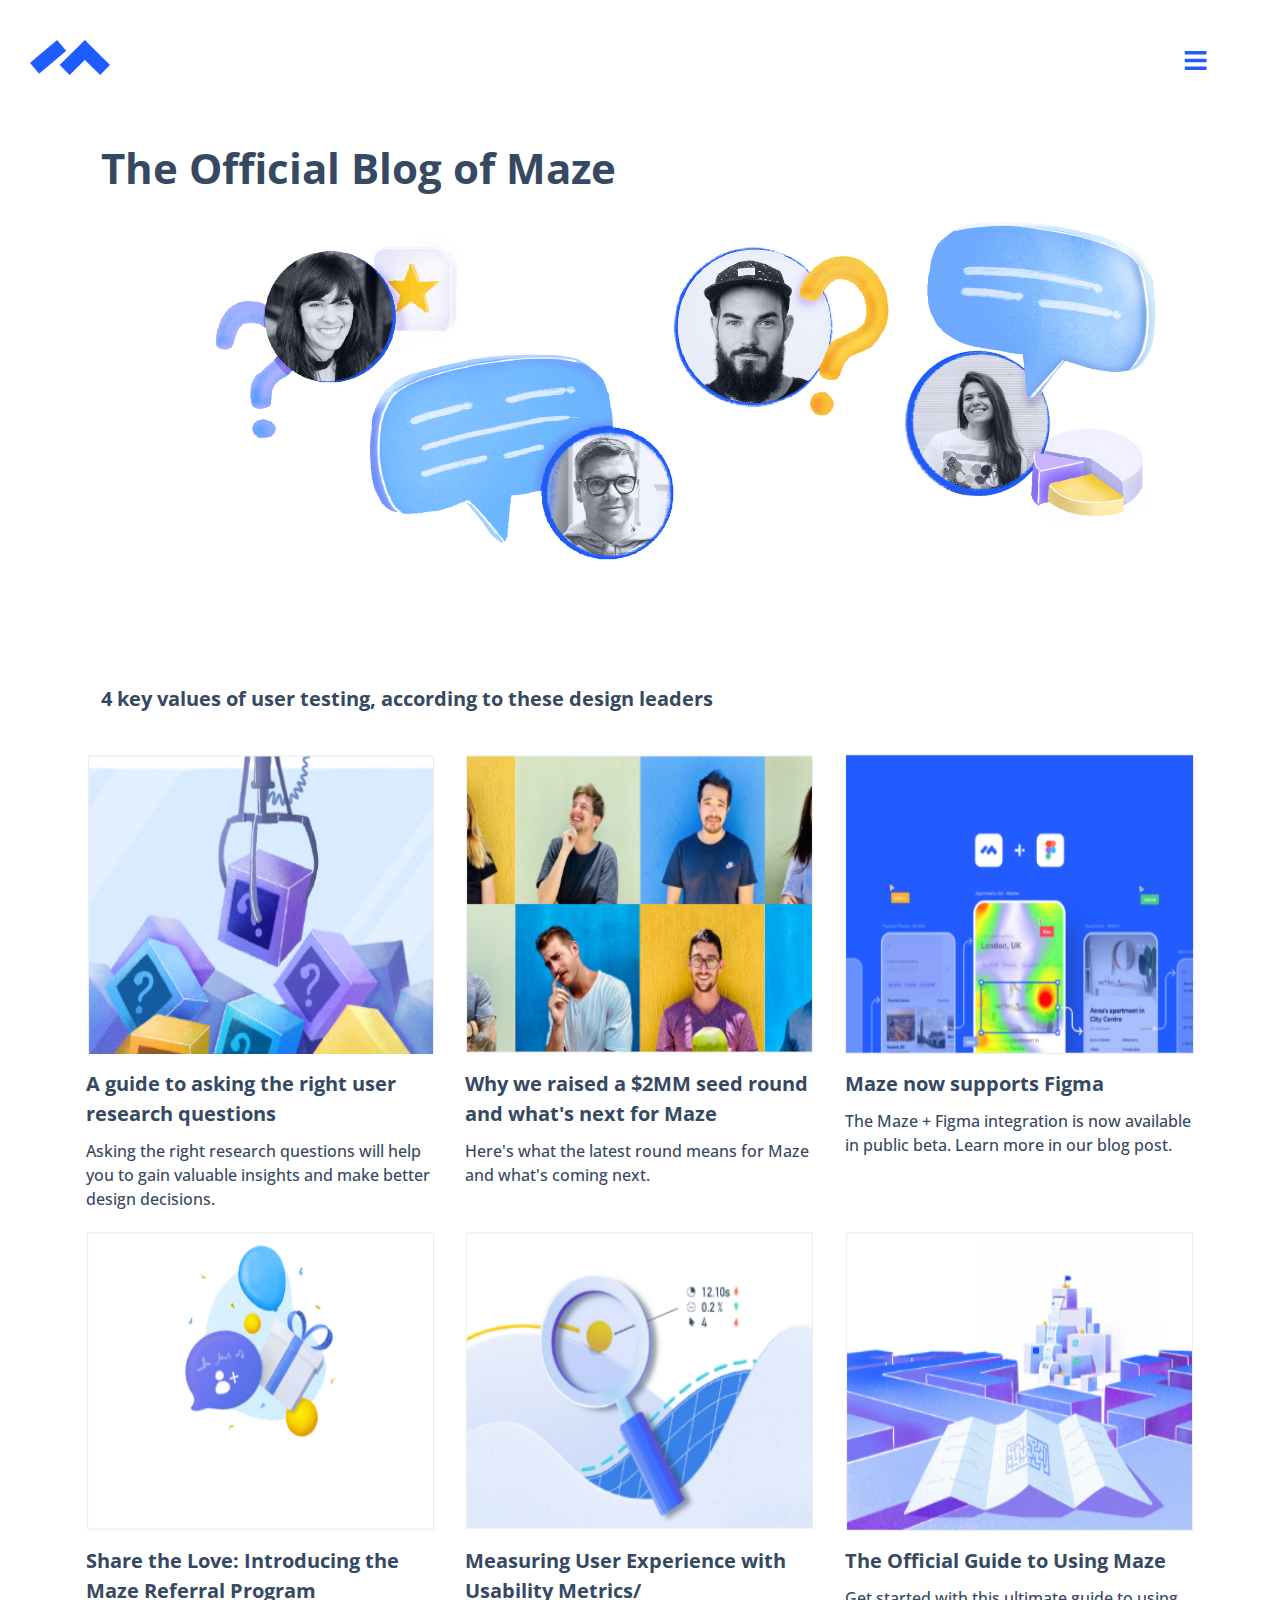
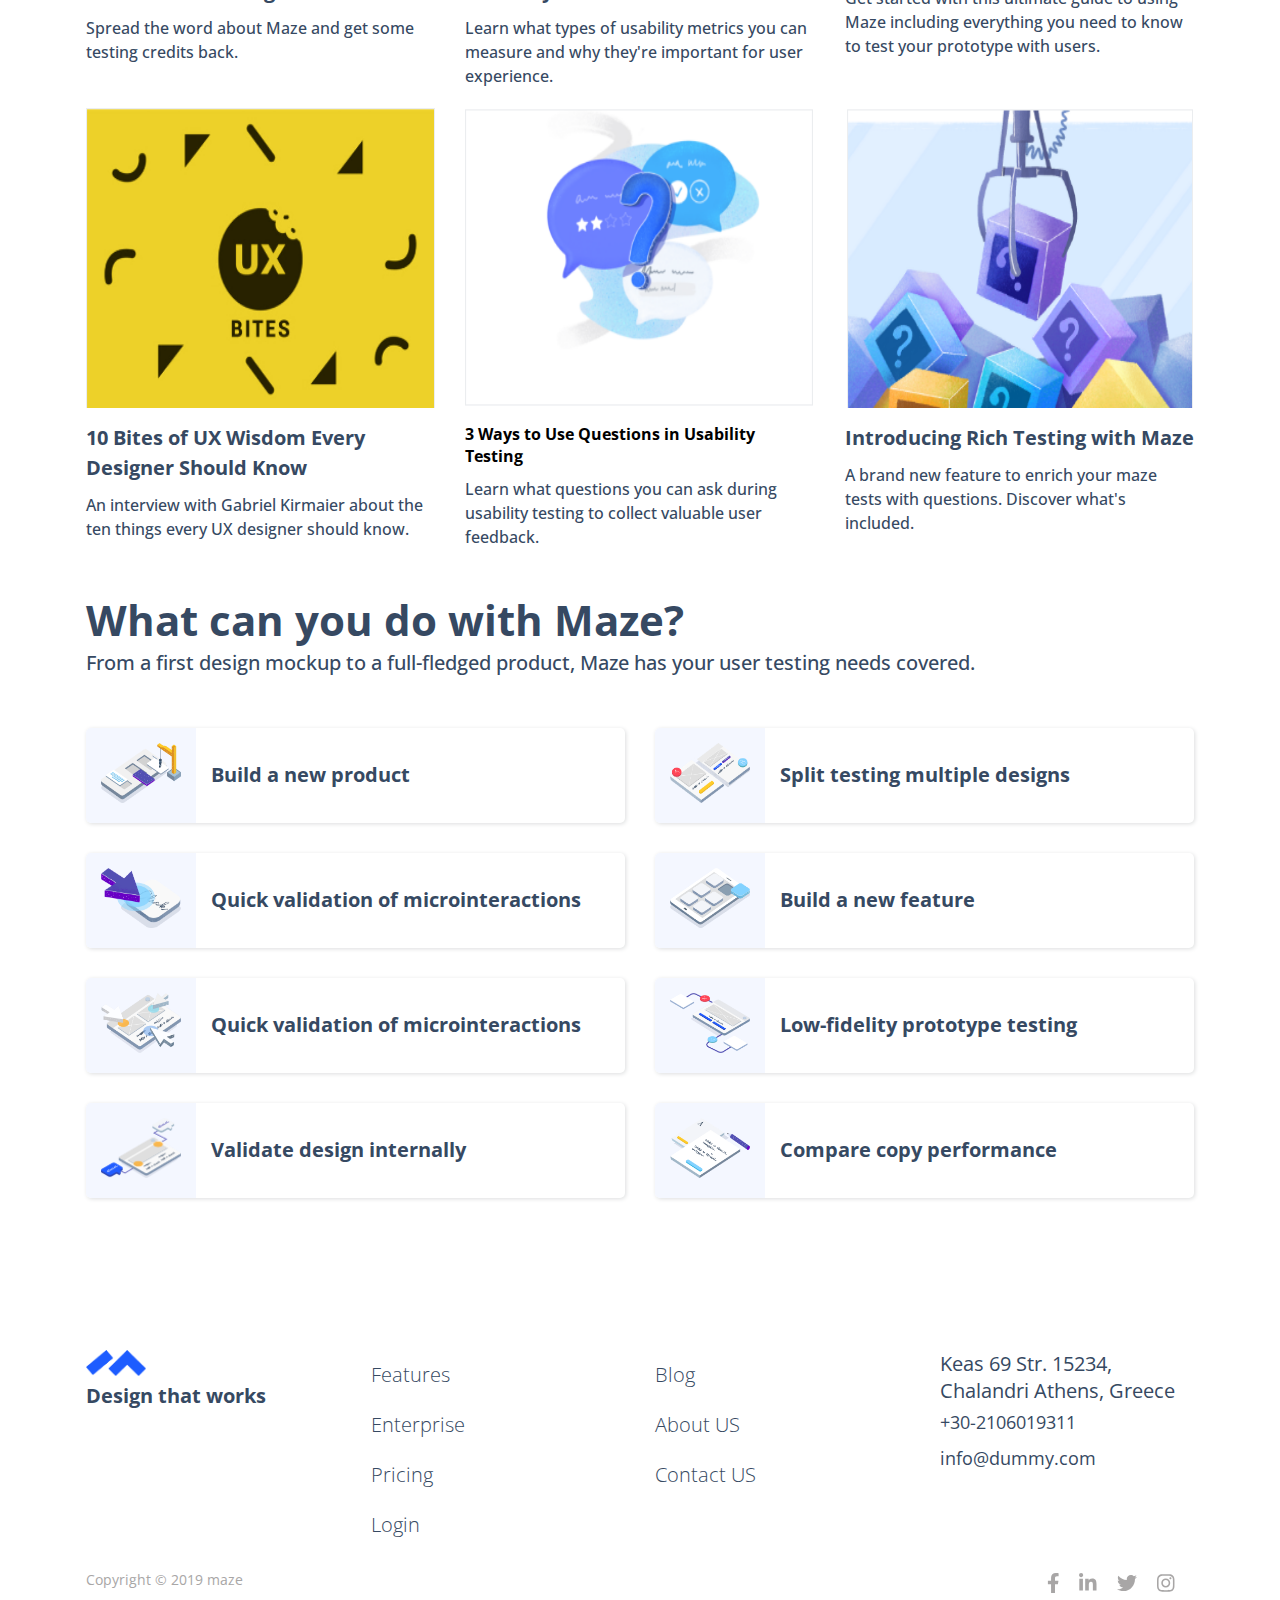
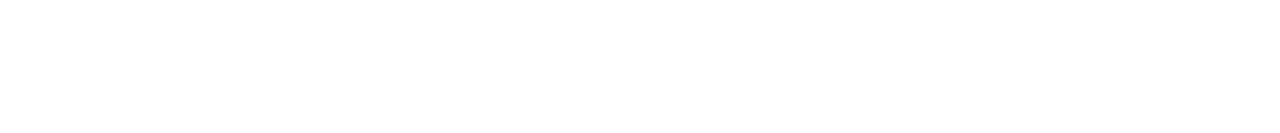
<file: resource.html>
<!DOCTYPE html>
<html lang="en">
<head>
    <meta charset="UTF-8">
    <meta name="viewport" content="width=device-width, initial-scale=1.0">
    <title>Resource</title>
    <link rel="shortcut icon" href="image/favicon-32x32.png" type="image/x-icon">
    <link href="https://fonts.googleapis.com/css?family=Open+Sans:300i,400,400i,600,600i,700,800&display=swap" rel="stylesheet">
    <link rel="stylesheet" href="css/fontawesome.css">
    <link rel="stylesheet" href="css/style.css">
    <link rel="stylesheet" href="css/media.css">
</head>
<body>
    <section>
        <header class="container-fluid">
            <div class="row ">  
                <div class="header">
                    <div class="brand">
                        <a href="index.html" class="logo">
                        <img src="image/logo.png" class="img-fluid" alt="logo">
                    </a>
                    </div>
                    <nav id="nav">
                        <ul>
                      <li class="hrm" ><a href="#" class="colw" aria-label="Close Navigation"><i class="fa fa-times"></i></a></li>
                            <li class="hrm" ><a href="features.html" class="navig">Features</a></li>
                            <li class="hrm" ><a href="enterprise.html" class="navig">Enterprise</a</li>
                            <li class="hrm" ><a href="pricing.html" class="navig">Pricing</a></li>
                            <li class="hrm" ><a href="about.html" class="navig">About us</a></li>
                            <li class="hrm" > <a href="resource.html" class="navig">Resource</a></li>
                            <li class="hrm"><a onclick="document.getElementById('id01').style.display='block'" class="navig">Login</a></li>
                            <div id="id01" class="modal">
                              <form class="modal-content animate" action="/action_page.php" method="post">
                                <div class="imgcontainer">
                                    <i class="fas fa-user-tie"></i>
                                <span onclick="document.getElementById('id01').style.display='none'" class="close" title="Close Modal">&times;</span> 
                                </div>
                                <div class="container">
                                  <label for="uname"><b class="usname">Username</b></label>
                                  <input type="text" class="loginp"  placeholder="Enter Username" name="uname" required>
                            
                                  <label for="psw"><b class="usname">Password</b></label>
                                  <input type="password"  class="loginp" placeholder="Enter Password" name="psw" required>
                                    
                                  <button class="lbutton" type="submit">Login</button>
                                  <label>
                                    <input type="checkbox" checked="checked" name="remember"> Remember me
                                  </label>
                                </div>
                                <div class="container" style="background-color:#f1f1f1">
                                <a href="index.html" class="from__forgot">Forgot password?</a>
                                <ul class="register-social__list">
                                    <li class="register-social__item hrm"><a href="https://www.google.com/" class="register-social__link"><i class="fab fa-google"></i></a></li>
                                    <li class="register-social__item hrm"><a href="https://twitter.com/" class="register-social__link"><i class="fab fa-twitter"></i></a></li>
                                    <li class="register-social__item hrm"><a href="https://www.facebook.com/" class="register-social__link"><i class="fab fa-facebook-f"></i></a></li>
                                    <li class="register-social__item hrm"><a href="https://github.com/" class="register-social__link"><i class="fab fa-github-alt"></i></a></li>
                                </ul>
                                <p class="">Don't have an account? <a class="from__forgot text-b" href="signup.html">Sign Up</a></p>
                                </div>
                              </form>
                            </div>
                            <!--  -->
                            <a href="signup.html" class="navig button abtn">Sign up</a>
                        </ul>
                    </nav>
                    <a href="#nav" class="nav-btn" aria-label="Open Navigation"><i class="fa fa-bars"></i></a>
                </div>              
            </div>
        </header>
    </section>
 <!--portfolio[s]-->
<div class="portfolio pad">
    <div class="container">
        <div class="col-lg-12 col-md-12 col-sm-12 col-xs-12 mb-30">
            <h1 class="vthead">The Official Blog of Maze</h1>
            <img class="img-fluid" src="image/cover.png">
            <h4 class="dtext2">4 key values of user testing, according to these design leaders</h4>
        </div>

        <div class="row">
        <div class="col-xl-4 col-lg-4 col-md-6 col-sm-6 m-10"> 
            <img class="img-fluid blogp" src="image/research.png" >
            <h4 class="rhed m-10">A guide to asking the right user research questions</h4>
            <p class="rtext">Asking the right research questions will help you to gain valuable insights and make better design decisions.</p>
        </div>
        <div class="col-xl-4 col-lg-4 col-md-6 col-sm-6 m-10">
            <img class="img-fluid blogp" src="image/research2.png">
            <h4 class="rhed m-10">Why we raised a $2MM seed round and what's next for Maze</h4>
            <p class="rtext">Here's what the latest round means for Maze and what's coming next.</p>
        </div>

        <div class="col-xl-4 col-lg-4 col-md-6  m-10">
            <img class="img-fluid blogp" src="image/research3.png">
            <h4 class="rhed m-10">Maze now supports Figma</h4>
            <p class="rtext">The Maze + Figma integration is now available in public beta. Learn more in our blog post.</p>
        </div>

         <div class="col-xl-4 col-lg-4 col-md-6 m-10">
            <img class="img-fluid blogp" src="image/research4.png">
            <h4 class="rhed m-10">Share the Love: Introducing the Maze Referral Program</h4>
            <p class="rtext">Spread the word about Maze and get some testing credits back.</p>
        </div>
        <div class="col-xl-4 col-lg-4 col-md-6 m-10">
            <img class="img-fluid blogp" src="image/research5.png"> 
            <h4 class="rhed m-10" >Measuring User Experience with Usability Metrics/</h4>
            <p class="rtext">Learn what types of usability metrics you can measure and why they're important for user experience.</p>
        </div>
        <div class="col-xl-4 col-lg-4 col-md-6 m-10">
            <img class="img-fluid blogp " src="image/research6.png">
            <h4 class="rhed m-10">The Official Guide to Using Maze</h4>
            <p class="rtext">Get started with this ultimate guide to using Maze including everything you need to know to test your prototype with users.</p>
        </div>
        <div class="col-xl-4 col-lg-4 col-md-6 m-10">
            <img class="img-fluid blogp " src="image/research7.png">
            <h4 class="rhed m-10">10 Bites of UX Wisdom Every Designer Should Know</h4>
            <p class="rtext">An interview with Gabriel Kirmaier about the ten things every UX designer should know.</p>
        </div>
        <div class="col-xl-4 col-lg-4 col-md-6 m-10">
            <img class="img-fluid blogp " src="image/research8.png">
             <h4 class="m-10">3 Ways to Use Questions in Usability Testing</h4>
            <p class="rtext">Learn what questions you can ask during usability testing to collect valuable user feedback.</p>
        </div>
        <div class="col-xl-4 col-lg-4 col-md-6 m-10">
            <img class="img-fluid blogp " src="image/research.png">
            <h4 class="rhed m-10">Introducing Rich Testing with Maze</h4>
            <p class="rtext">A brand new feature to enrich your maze tests with questions. Discover what's included.</p>
        </div>
    </div>
</div>
<!--portfolio[e]-->
<div class="container pad">
    <h1 class="whath">What can you do with Maze?</h1>
    <p class="whatp">From a first design mockup to a full-fledged product, Maze has your user testing needs covered.</p>
    <div class="main d-xl-flex d-lg-flex">
        <div class="row">
            <div class="col-xl-6 col-lg-6 col-md-6 col-sm-12">
                <div class="boxmain flex">
                    <div class="dbox">
                        <img src="image/build.png" class="dnormal" alt="build">
                    </div>
                    <div class="dtext">
                        <p class="dtext2">Build a new product</p>
                    </div>
                </div>
            </div>
            <div class="col-xl-6 col-lg-6 col-md-6 col-sm-12">
                <div class="boxmain flex">
                    <div class="dbox">
                        <img src="image/split.png" class="dnormal" alt="split">
                    </div>
                    <div class="dtext">
                        <p class="dtext2">Split testing multiple designs</p>
                    </div>
                </div>
            </div>
            <div class="col-xl-6 col-lg-6 col-md-6 col-sm-12">
                <div class="boxmain flex">
                    <div class="dbox">
                        <img src="image/interaction.png" class="dnormal" alt="interaction">
                    </div>
                    <div class="dtext">
                        <p class="dtext2">Quick validation of microinteractions</p>
                    </div>
                </div>
            </div>
            <div class="col-xl-6 col-lg-6 col-md-6 col-sm-12">
                <div class="boxmain flex">
                    <div class="dbox">
                        <img src="image/feature.png" class="dnormal" alt="feature">
                    </div>
                    <div class="dtext">
                        <p class="dtext2">Build a new feature</p>
                    </div>
                </div>
            </div>
            <div class="col-xl-6 col-lg-6 col-md-6 col-sm-12">
                <div class="boxmain flex">
                    <div class="dbox">
                        <img src="image/guerilla.png" class="dnormal" alt="guerilla">
                    </div>
                    <div class="dtext">
                        <p class="dtext2">Quick validation of microinteractions</p>
                    </div>
                </div>
            </div>
            <div class="col-xl-6 col-lg-6 col-md-6 col-sm-12">
                <div class="boxmain flex">
                    <div class="dbox">
                        <img src="image/flow.png" class="dnormal" alt="flow">
                    </div>
                    <div class="dtext">
                        <p class="dtext2">Low-fidelity prototype testing</p>
                    </div>
                </div>
            </div>
            <div class="col-xl-6 col-lg-6 col-md-6 col-sm-12">
                <div class="boxmain flex">
                    <div class="dbox">
                        <img src="image/validate.png" class="dnormal" alt="validate">
                    </div>
                    <div class="dtext">
                        <p class="dtext2">Validate design internally</p>
                    </div>
                </div>
            </div>
            <div class="col-xl-6 col-lg-6 col-md-6 col-sm-12">
                <div class="boxmain flex">
                    <div class="dbox">
                        <img src="image/compair.png" class="dnormal" alt="compair">
                    </div>
                    <div class="dtext">
                        <p class="dtext2">Compare copy performance</p>
                    </div>
                </div>
            </div>
        </div>
    </div>
</div>
<!-- FOOTER -->
<footer class="fmain ped">
    <div class="container">
        <div class="row flex ">
            <div class="col-xl-3 col-lg-3 col-md-2 col-sm-12 spacf">
                <div class="brandn">
                    <a href="index.html" class="logo">
                        <img src="image/logo.png" class="img-fluid" alt="logo">
                    </a>
                </div>
                <p class="dtext2">Design that works</p>
            </div>
            <div class="col-xl-3 col-lg-3 col-md-3 col-sm-6 col-6 foot"> 
                <a href="features.html" class="navigf">Features</a>
                <a href="enterprise.html" class="navigf">Enterprise</a>
                <a href="pricing.html" class="navigf">Pricing</a>
                <a onclick="document.getElementById('id01').style.display='block'"class="navigf">Login</a>
            </div>
            <div class="col-xl-3 col-lg-3 col-md-3 col-sm-6 col-6  foot">
                <a href="resource.html" class="navigf">Blog</a>
                <a href="about.html" class="navigf">About US</a>
                <a href="contact.html" class="navigf">Contact US</a>
            </div>
            <div class="col-xl-3  col-lg-3 col-md-4 col-sm-12 col-12 foot">
               <p class="ftext">Keas 69 Str.
                15234, Chalandri
                Athens,
                Greece</p>
                <a href="tel:+30-2106019311" class="info">+30-2106019311</a>
                <a href="mailto:duda.309@dudaagency.com" class="info">info@dummy.com</a>
            </div>
        </div>
        <div class="row ">
            <div class="col-xl-6 col-lg-6 col-md-6 col-sm-12 copyright">
                <p>Copyright © 2019 maze</p>
            </div>
            <div class="col-xl-6 col-lg-6 col-md-6 col-sm-12">
                <div class="socialmed">
                    <a class="fon-1 sfb" href="https://www.facebook.com/"> <i class="fab fa-facebook-f m-2"></i></a>
                    <a class="fon-1 sin " href="https://in.linkedin.com/"><i class="fab fa-linkedin-in m-2"></i></a>
                    <a class="fon-1 stw " href="https://twitter.com/"><i class="fab fa-twitter m-2"></i></a>
                    <a class="fon-1 sis" href="https://www.instagram.com/"><i class="fab fa-instagram m-2"></i></a>
                </div>
            </div>
        </div>
    </div>  
</footer>
<!-- FOOTER -->
<script src="js/jquery.min.js"></script>
<script src="js/all.min.js"></script>
</body>
</html>
</file>
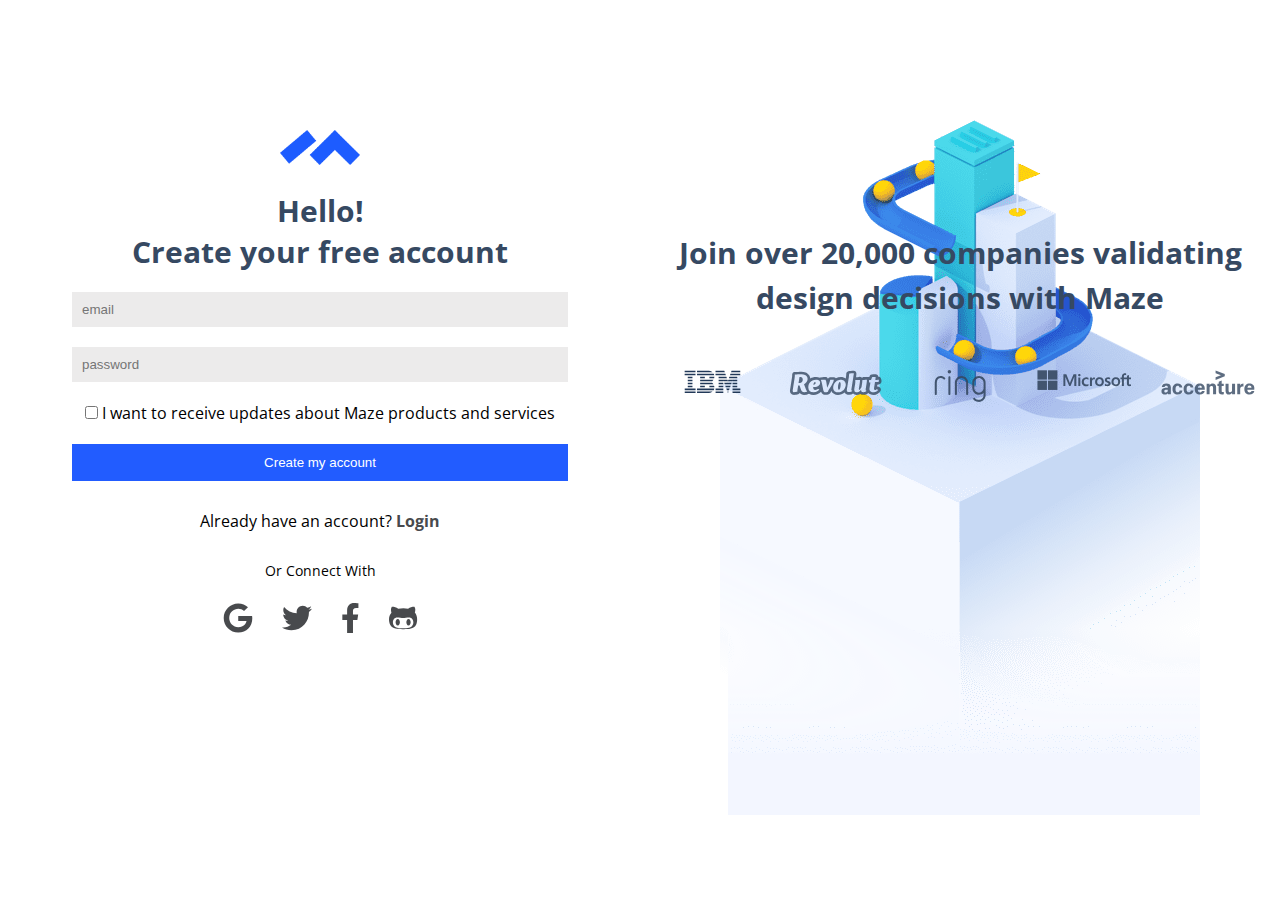
<file: signup.html>
<!DOCTYPE html>
<html lang="en">
<head>
    <meta charset="UTF-8">
    <meta name="viewport" content="width=device-width, initial-scale=1.0">
    <title>Maze - Signup</title>
    <link rel="shortcut icon" href="image/favicon-32x32.png" type="image/x-icon">
    <link href="https://fonts.googleapis.com/css?family=Open+Sans:300i,400,400i,600,600i,700,800&display=swap" rel="stylesheet">
    <link rel="stylesheet" href="css/fontawesome.css">
    <link rel="stylesheet" href="css/style.css">
    <link rel="stylesheet" href="css/media.css">

</head>
<body>
    <div class="container-fluid pad">
        <!-- <section class="register "> -->
            <!--log in section-->
            <div class="register-logIn">
                <div class="brand">
                    <a href="index.html" class="logo">
                        <img src="image/logo.png" class="img-fluid" alt="logo">
                    </a>
                </div>
                <h2 class="register-logIn__title">Hello! <br>
                    Create your free account</h2>
                <form action="#" class="form">
                    <input type="email" class="form__email" placeholder="email" required>
                    <input type="password" class="form__password" placeholder="password" required>
                    <input type="checkbox" class="form__rememberMe" name="Remember me" id="remember">
                    <label for="remember" class="form__rememberMe-labelsignup">I want to receive updates about Maze products and services</label>
                    <input type="submit" class="form__submit upper" value="Create my account">
                </form>
               
                <div class="register-social">
                    <p>Already have an account? <a  onclick="document.getElementById('id01').style.display='block'" class="text-b from__forgot ">Login</a></p>
                            <div id="id01" class="modal">
                              
                              <form class="modal-content animate" action="/action_page.php" method="post">
                                <div class="imgcontainer">
                                    <i class="fas fa-user-tie"></i>
                                  <span onclick="document.getElementById('id01').style.display='none'" class="close" title="Close Modal">&times;</span>
                                  
                                </div>
                            
                                <div class="container">
                                  <label for="uname"><b class="usname">Username</b></label>
                                  <input type="text" class="loginp"  placeholder="Enter Username" name="uname" required>
                            
                                  <label for="psw"><b class="usname">Password</b></label>
                                  <input type="password"  class="loginp" placeholder="Enter Password" name="psw" required>
                                    
                                  <button class="lbutton" type="submit">Login</button>
                                  <label>
                                    <input type="checkbox" checked="checked" name="remember"> Remember me
                                  </label>
                                </div>
                            
                                <div class="container" style="background-color:#f1f1f1">
                                  <!-- <button type="button"  onclick="document.getElementById('id01').style.display='none'" class="cancelbtn">Cancel</button> -->
                                  <!-- <p class="psw">Forgot <a href="#">password?</a></p> -->
                                  <a href="index.html" class="from__forgot">Forgot password?</a>
                                  <ul class="register-social__list">
                                    <li class="register-social__item"><a href="https://www.google.com/" class="register-social__link"><i class="fab fa-google"></i></a></li>
                                    <li class="register-social__item"><a href="https://twitter.com/" class="register-social__link"><i class="fab fa-twitter"></i></a></li>
                                    <li class="register-social__item"><a href="https://www.facebook.com/" class="register-social__link"><i class="fab fa-facebook-f"></i></a></li>
                                    <li class="register-social__item"><a href="https://github.com/" class="register-social__link"><i class="fab fa-github-alt"></i></a></li>
                                </ul>
                                <p class="">Don't have an account? <a class="from__forgot text-b" href="signup.html">Sign Up</a></p>
                                </div>
                              </form>
                            </div>
                    <h3 class="register-social__title">
                        Or Connect With
                    </h3>
                    <ul class="register-social__list">
                        <li class="register-social__item"><a href="https://www.google.com/" class="register-social__link"><i class="fab fa-google"></i></a></li>
                        <li class="register-social__item"><a href="https://twitter.com/" class="register-social__link"><i class="fab fa-twitter"></i></a></li>
                        <li class="register-social__item"><a href="https://www.facebook.com/" class="register-social__link"><i class="fab fa-facebook-f"></i></a></li>
                        <li class="register-social__item"><a href="https://github.com/" class="register-social__link"><i class="fab fa-github-alt"></i></a></li>
                    </ul>
                </div>
            </div>
            <!--singup section-->
            <div class="register-singUp dnone">
                <div class="content">
                    <h3 class="register-singUp__title">
                        Join over 20,000 companies validating <br>design decisions with Maze
                    </h3>
                </div>
                <div class="text">
                <div class="flex">
                    <div class="col-sm-2">
                        <img src="image/ibm.svg" class="normal-2 img-fluid">
                    </div>
                    <div class="col-sm-2">
                        <img src="image/revolut.svg" class="normal-2 img-fluid">
                    </div>
                    <div class="col-sm-2">
                        <img src="image/ring.svg" class="normal-2 img-fluid">
                    </div>
                    <div class="col-sm-2">
                        <img src="image/microsoft.svg" class="normal-2 img-fluid">
                    </div>
                    <div class="col-sm-2">
                        <img src="image/downaccenture.svg" class="normal-2 img-fluid">
                    </div>
                </div>
            </div>
            </div>
        </section>
    </div>  
<script src="js/jquery.min.js"></script>
<script src="js/all.min.js"></script>
<script>    // Get the modal
    var modal = document.getElementById('id01');
    
    // When the user clicks anywhere outside of the modal, close it
    window.onclick = function(event) {
        if (event.target == modal) {
            modal.style.display = "none";
        }
    }</script>
</body>
</html>
</file>
<file: css/style.css>
/* DEFAULT PROPERTY */
html{scroll-behavior: smooth;}
*{margin: 0;padding: 0;box-sizing: border-box;}
body{font-family: 'Open Sans', sans-serif;}
.container-fluid{width: 100%;padding: 0 15px;}
.container{width: 100%;padding-right: 15px;padding-left: 15px;margin-right: auto;margin-left: auto}
.pd{padding-top: 150px;}
.pad2{padding: 200px 0;}
.mb-30{margin-bottom: 30px;}
.colw{color: #ffffff;}
.m-10{margin: 10px 0;}
.m-20{margin: 20px 0;}
.ped{padding-top: 120px;}
.text-center{text-align: center;}
.text-left{text-align: left;}
.block{display: block;}
.inline{display: inline;}
.inline-block{display: inline-block;}
.flex{display: flex;}
.img-fluid{max-width: 100%;height: auto;}
.row{display: flex;flex-wrap: wrap;margin-right: -15px;margin-left: -15px;}
.text-b{font-weight: bold;}
.text-white{color: #ffffff;}
.col-1{width: 8.33%;}
.col-2{width: 16.66%;}
.col-3{width: 25%;}
.col-4{width: 33.32%;}
.col-5{width: 41.65%;}
.col-6{width: 50%;}
.col-7{width: 58.31%;}
.col-8{width: 66.64%;}
.col-9{width: 75%;}
.col-10{width: 83.33%;}
.col-11{width: 91.66%;}
.col-12{width: 100%;}
.m-auto{margin: auto !important}
/* col */
.col-1,.col-2,.col-3,.col-4,.col-5,.col-6,.col-7,.col-8,.col-9,.col-10,.col-11,.col-12,
/* lg */
.col-lg-1,.col-lg-2,.col-lg-3,.col-lg-4,.col-lg-5,.col-lg-6,.col-lg-7,.col-lg-8,.col-lg-9,.col-lg-10,.col-lg-11,.col-lg-12,
/* md */
.col-md-1,.col-md-2,.col-md-3,.col-md-4,.col-md-5,.col-md-6,.col-md-7,.col-md-8,.col-md-9,.col-md-10,.col-md-11,.col-md-12,
/* sm */
.col-sm-1,.col-sm-2,.col-sm-3,.col-sm-4,.col-sm-5,.col-sm-6,.col-sm-7,.col-sm-8,.col-sm-9,.col-sm-10,.col-sm-11,.col-sm-12,
/* xl */
.col-xl-1,.col-xl-2,.col-xl-3,.col-xl-4,.col-xl-5,.col-xl-6,.col-xl-7,.col-xl-8,.col-xl-9,.col-xl-10,.col-xl-11,.col-xl-12
{position: relative;width: 100%;padding-right: 15px;padding-left: 15px}
.pad{padding: 120px 0;}
/* DEFAULT PROPERTY */

/* HEADER */
.nav-btn{position: fixed;right: 5%;height: 40px;width: 40px;border-radius: 50%;}
.fa-bars{color: #225cff;transform: translate(40%, 32%);}
#nav{text-align: center;position: fixed;z-index: 100;height: 0;width: 0;top: 0;right: 0;background: linear-gradient(45deg, #a8a7a7, #497aff);box-shadow: -3px 0 10px rgba(0, 0, 0, 0.2);transition: all 0.9s ease-in-out;}
ul>*{text-align: center;}
#nav:not(:target){right: -105%;height: 100vh;width: 0;}
#nav:target{right: 0;height: 100%;width: 20%;}
.abtn{margin-top: 20px;transition: all 0.5s;}
ul{margin: 0;padding: 0;}
.hrm{list-style-type: none;font-size: 24px;margin-top: 20px;transition: all 0.5s;}
.btncl i{color: #ffffff;}
.abtn:hover{transform: scale(1.2);color: #ffffff;backface-visibility: hidden;}
li:hover{transform: scale(1.2);backface-visibility: hidden;}
.fa-times,.fa-bars {font-size: 25px;}
.header{width: 100%;z-index: 1;position: fixed;background-color: rgba(255, 255, 255, 0.8);padding: 40px 30px;}
.navig{padding: 0 15px;line-height: 50px;display: inline-block;margin-left: 33px;font-weight: bold;line-height: 50px;font-size: 20px;text-decoration: none;color: rgb(255, 255, 255);}
.button{display: inline-block;background-color: rgb(40, 40, 255);color: white;text-align: center;font-size: 16px;font-weight: normal;border-radius: 5px;text-decoration: none}
/* HEADER */
.foot a:hover {
    color: #225cff;
}

.fon-1:hover {
    color: #225cff;
}
/* BANNER */
.banner{background-image: url(../image/bg.jpg);width: 100%;height: 100vh;display: flex;align-items: flex-end;background-position: center;position: relative;background-repeat: no-repeat;background-size: cover;}
.textn{padding-right: 100px;}
.texth{font-size: 42px;font-weight: 700;color: rgb(54, 73, 98);text-align: left;line-height: 1.5;text-transform: none;white-space: unset;text-overflow: unset;}
.textp{font-size: 20px;font-weight: 500;padding: 20px 0;line-height: 1.5;color: rgb(54, 73, 98);}
.sform{color: rgb(54, 73, 98);display: flex;padding: 50px 0 20px;}
.box{background-color: #ffffff;padding: 10px;box-shadow: 1px 1px 4px #c1c2c5;border: 1px solid rgb(219, 219, 219);}
.hinput{padding: 10px 30px 10px 30px;font-weight: 400;font-size: 18px;border: none;}
.sform .btn{font-weight: 400;padding: 10px 20px;cursor: pointer;border: none;background-color: #225cff;color: #ffffff;border-radius: 5px;text-decoration: none}
.link{font-size: 16px;font-weight: bold;margin-right: 128px;color: #225cff;}
.boxl{height: 24px;}
.figma{width: 20px;margin-left: 8px;height: auto;}
.in{width: 30px;margin-left: 8px;height: auto;}
.text h2{color: rgb(54, 73, 98);padding: 50px 0px 25px 0px;font-size: 20px;}
.try{background-color: rgb(244, 247, 255)}
.detail{align-items: center;}
/* BANNER */

/* TEM */
.tem{padding-bottom: 10px;font-size: 42px;font-weight: 700;color: rgb(54, 73, 98);text-align: left;line-height: 1.5;}
.temp{padding-bottom: 40px;font-size: 24px;color: rgb(154, 164, 176);font-weight: 600;}
.designer{font-size: 20px;line-height: 2;margin-bottom: 60px;color: rgb(54, 73, 98);}
.video{width: 100%;height: 100%;}
.post{margin-bottom: 80px;}
.teambox{padding: 60px;border-radius: 5px;background-color: rgb(63, 81, 181);}
.profile{align-items: center;margin-bottom: 40px;}
.dimg{height: 80px;width: 80px;float: left;margin-right: 25px;border-radius: 50%;position: relative;background-size: cover;}
.dcrodz::after{content: "“";position: absolute;bottom: 0px;right: 0px;font-family: times;color: white;font-weight: 800;font-size: 70px;line-height: 0;}
.temname{font-size: 20px;line-height: 1.5;font-weight: 700;}
.clientdetail{font-weight: 600;font-style: italic;padding-right: 40px;margin-top: 60px;color: rgb(255, 255, 255);text-align: left;line-height: 2;}
.d2img{height: 80px;width: 80px;float: left;margin-right: 25px;border-radius: 50%;position: relative;background-size: cover;}
/* TEM */

/* ABOUT */
.about{height: auto;background-color: rgb(244, 247, 255);}
.textpad{padding: 0 287px;}
.aot{font-size: 30px;font-weight: 700;color: rgb(54, 73, 98);text-align: left;line-height: 1.5;padding-bottom: 10px;}
.texta{font-size: 20px;font-weight: 700;margin-top: 15px;color: rgb(54, 73, 98);}
.textap{font-weight: 500;line-height: 1.7;font-size: 20px;margin-top: 40px;color: rgb(54, 73, 98);}
.startupimg{margin-top: 200px;position: relative;}
.aboutdetail{top: -110px;position: relative;}
.agenciesimg{margin-top: 100px;position: relative;}
.agencydetail{top: -105px;position: relative;}
.entersimg{position: relative;}
.entersdetail{top: -88px;position: relative;}
.startuplink{margin-top: 40px;}
.agencilink{margin-top: 100px;}
.enterlink{margin-top: 147px;}
.link2{font-size: 16px;font-weight: bold;color: #225cff;}
.normal2{width: 80px;height: 80px;background-size: cover;border-radius: 4px;}
.blog{margin-top: 20px;}
.btext{margin-left: 15px;}
.btext1{font-size: 13px;font-weight: 600;color: rgb(154, 164, 176);text-align: left;line-height: 1.5;text-transform: uppercase;}
.btext2{font-size: 14px;font-weight: 700;color: rgb(54, 73, 98);text-align: left;line-height: 1.5;text-transform: none;}
/* ABOUT */

/* WHAT DO */
.whath{font-size: 42px;color: rgb(54, 73, 98);}
.whatp{font-size: 20px;color: rgb(54, 73, 98);font-weight: 500;text-align: left;line-height: 1.5}
.main{margin-top: 20px;}
.dbox{background-color: rgb(244, 247, 255);padding: 15px;}
.boxmain{background-color: #ffffff;border-radius: 5px;overflow: hidden;margin-top: 30px;box-shadow: 1px 1px 4px #dddedf;transition: all 0.5s;}
.boxmain:hover{box-shadow: 1px 1px 15px #9ea0ab;}
.dtext{margin-left: 15px;display: flex;align-items: center;}
.dtext2{font-size: 20px;font-weight: 700;color: rgb(54, 73, 98);line-height: 1.5;text-transform: none;}
.dnormal{width: 80px;height: 60px;}
/* WHAT DO */

/* NO TESTERS */
.vtext{font-size: 20px;font-weight: 500;color: rgb(54, 73, 98);display: inline;line-height: 2;}
.vtext2{font-size: 20px;font-weight: 700;color: rgb(54, 73, 98);display: inline;text-align: left;line-height: 2;}
.vtextmain{display: flex;justify-content: center;}
.vmain{position: relative;z-index: -1;width: 100%;height: 100%;}
.vtmain{width: 100%;position: absolute;text-align: center;}
.vthead{font-size: 42px;font-weight: 700;padding-bottom: 15px;color: rgb(54, 73, 98);line-height: 1.5;}
.btnn{margin-top: 30px;}
.btn2{padding: 20px;background-color: #225cff;color: #ffffff;text-decoration: none;border-radius: 5px;border: none;}
/* NO TESTERS */

/* CONTACT */
.conhead{font-size: 42px;color: rgb(54, 73, 98);}
/* CONTACT */

/* FOOTER */
.spacf{margin-bottom: 20px;}
.brand{height: auto;display: inline-block;max-width: 80px;}
.brandn{height: auto;max-width: 60px;}
.navigf{line-height: 50px;display: block;font-weight: 300;line-height: 50px;font-size: 20px;text-decoration: none;color: rgb(54, 73, 98);}
.foot{margin-bottom: 20px;}
.fon-1{margin-right: 20px;}
.fvideo{width: 100%;height: 100%;}
.fmain{position: relative;}
.ftext{font-size: 20px;color: #364962;}
.info{font-size: 18px;line-height: 2;list-style: none;text-decoration: none;color: #364962;}
.fpad{padding-top: 150px;}
.socialmed{display: flex;justify-content: flex-end;}
.socialmed a{color: rgb(168, 166, 166);font-size: 20px;}
.copyright{font-size: 14px;color: rgb(168, 166, 166);}
/* FOOTER */

/* FEATURES */
.slid{display: flex;align-items: center;justify-content: center;}
.tem2{padding-bottom: 10px;font-size: 42px;font-weight: 700;display: flex;justify-content: center;color: rgb(54, 73, 98);text-align: left;line-height: 1.5;}
.tem3{padding-bottom: 10px;font-size: 42px;font-weight: 700;color: rgb(54, 73, 98);text-align: left;line-height: 1.5;}
.card{padding: 25px 15px 0px;}
.text-bl{color: #225cff;}
.card2{padding: 45px 15px 0px;}
.heading{font-size: 16px;font-weight: 800;color: rgb(54, 73, 98);text-align: left;line-height: 1.5;}
.tx{font-size: 13px;font-weight: 600;color: rgb(54, 73, 98);text-align: left;line-height: 1.5}
.sd{box-shadow: 1px 1px 20px #dddedf;margin-top: 50px;}
.sd2{box-shadow: 1px 1px 20px #dddedf;margin-bottom: 50px;}
.process{font-size: 20px;font-weight: 500;line-height: 1.5;color: rgb(54, 73, 98);}
.processbar{margin-top: 50px;}
.cardp{font-size: 16px;font-weight: 400;color: rgb(54, 73, 98);line-height: 1.5;}
.textm {font-size: 20px;display: flex;justify-content: center;font-weight: 500;display: flex;line-height: 1.5;color: rgb(54, 73, 98);}
.startbtn{padding: 15px;cursor: pointer;background-color: #225cff;color: #ffffff;text-decoration: none;border-radius: 5px}
.boxf{box-shadow: 1px 1px 10px #9ea0ab;padding: 35px;margin-bottom: 30px;}
.box:hover{box-shadow: 1px 1px 20px #9ea0ab;}
.m-10s{margin-top: 10px;}
.m-10c{margin-bottom: 30px;}
.features{font-size: 30px;font-weight: 700;color: rgb(54, 73, 98);text-align: left;line-height: 1.5;}
.dfeatures{padding: 40px;display: flex;justify-content: center;}
.lernbtn{padding: 15px;background-color: #225cff;color: #ffffff;text-decoration: none;border-radius: 5px}
/* FEATURES */

/* ABOUT US */
.abouth{padding-bottom: 10px;font-size: 42px;font-weight: 700;justify-content: center;color: rgb(54, 73, 98);text-align: left;line-height: 1.5;}
.tabout{font-size: 42px;font-weight: 700;color: rgb(54, 73, 98);text-align: left;line-height: 1.2}
.ateam{color: rgb(136, 141, 255);}
.value{color: rgb(255, 173, 40);}
.vhead{font-size: 30px;font-weight: 700;color: rgb(54, 73, 98);text-align: left;line-height: 1.5}
.ovtext{font-size: 24px;font-weight: 500;color: rgb(54, 73, 98);text-align: left;line-height: 1.8;}
.bg{background-color: #f4f7ff;}
.investor{display: flex;justify-content: center;}
.investertext{font-size: 17px;font-weight: 500;color: rgb(54, 73, 98);text-align: left;line-height: 1.8;}
/* ABOUT US */

/*SIGN UP*/
.register-logIn,.register-singUp{width: 50%;float: left;height: 80vh;background: rgb(255, 255, 255);text-align: center;padding: 10px;}
.register-logIn__title{margin: 20px auto;font-weight: bold;color: #364962;font-size: 30px;}
.form>input{margin: 20px auto;display: block;}
.form__email,.form__password {width: 80%;padding: 10px;margin: 10px auto;background: rgb(236, 235, 235);border: none;transition: transform .5s;}
.form__email:focus,.form__password:focus {transform: scaleX(.9);}
.form .form__rememberMe{display: inline-block;cursor: pointer;margin: 0;border: 4px solid #000;}
.form__rememberMe-label{cursor: pointer;margin-right: 20%;}
.form__rememberMe-labelsignup{cursor: pointer;font-size: 16px;}
.form__submit{width: 80%;padding: 10px;color: #fff;background: #225cff;border: 1px solid #225cff;cursor: pointer;transition: transform .5s ease-in-out;}
.form__submit:hover{transform: scaleX(.9);}
.from__forgot{color: #484a4d;text-decoration: none;transition: color .5s;line-height: 2.5;cursor: pointer;}
.from__forgot:hover{color: #225cff;}
.register-social__title{font-size: 14px;font-weight: 400;position: relative;width: 80%;margin: 20px auto 0;}
.register-social__title::before{left: 0;}
.register-social__title::after{right: 0;}
.register-social__list{list-style: none;line-height: 2.5;}
.register-social__item{display: inline-block;font-size: 30px;}
.register-social__item:not(:last-child){margin-right: 25px;}
.register-social__link{color: #484a4d;transition: color .3s ease-in;}
.register-social__link:hover{color: #225cff;}
.register__copyright{position: absolute;bottom: 10px;left: 0;right: 0;}
.content {margin: 100px auto 50px;}
.register-singUp{background-image: url(../image/enterprises.png);background-repeat: no-repeat;background-position-x: center;}
.register-singUp__title{font-size: 30px;font-weight: 700;color: rgb(54, 73, 98);text-align: center;line-height: 1.5;}
/* SIGN UP */

/* RESOURCE */
.blogp{height: 300px;}
.rtext{font-size: 16px;font-weight: 500;color: rgb(54, 73, 98);text-align: left;line-height: 1.5;}
.rhed{color: rgb(54, 73, 98);text-align: left;line-height: 1.5;font-size: 20px;}
/* RESOURCE */

/* LOGIN */
.loginp{width: 55%;padding: 10px 20px;margin: 12px auto;display: block;border: 1px solid #ccc;box-sizing: border-box;}
.usname{color: #484a4d;}
.lbutton{background-color: #225cff;color: white;padding: 14px 20px;margin: 20px auto;border: none;display: block;cursor: pointer;width: 55%;}
button:hover{opacity: 0.9;}
.cancelbtn{width: auto;padding: 10px 18px;background-color: #f44336;}
.imgcontainer{font-size: 150px;background-color: #497aff;color: #ffffff;padding: 29px;text-align: center;margin: 0 0 24px 0;position: relative;}
img.avatar{width: 40%;}
.container{padding: 16px;}
span.psw{float: right;padding-top: 16px;}
.modal{display: none;position: fixed;z-index: 1;left: 0;top: 0;width: 100%;height: 100%;overflow: auto;background-color: rgba(0, 0, 0, 0.6);padding-top: 60px;}
.modal-content{background-color: #ffffff;margin: 5% auto 15% auto;box-shadow: 1px 1px 11px #b1c3f7;border-radius: 3%;overflow: hidden;width: 45%;}
.close{position: absolute;right: 25px;top: 0;color: rgb(240, 246, 255);font-size: 35px;font-weight: bold;}
.close:hover,.close:focus{color: #364962;cursor: pointer;}
.animate{-webkit-animation: animatezoom 0.6s;animation: animatezoom 0.6s}
@-webkit-keyframes animatezoom{from{-webkit-transform: scale(0)}to{ -webkit-transform: scale(1)}}
@keyframes animatezoom{from{transform: scale(0)}to{transform: scale(1)}}
/* LOGIN */

/* PRISING */
.textpr{font-size: 20px;font-weight: 500;line-height: 1.5;color: rgb(54, 73, 98);}
.columns{float: left;width: 33.3%;padding: 8px;}
.price{list-style-type: none;border: 1px solid #eee;margin: 0;padding: 0;}
.price:hover{box-shadow: 0 8px 12px 0 rgba(0, 0, 0, 0.2)}
.pricetitl{color: #364962;padding: 18px;font-weight: 600;font-size: 18px;}
.pricetitl1{color: #364962;padding: 25px 0 0;text-transform: uppercase;font-size: 25px;}
.pricedetain{border-bottom: 1px solid #eee;padding: 20px;font-size: 16px;color: #225cff;font-weight: normal;text-align: center;}
.line{width: 100%;height: 3px;margin-top: 10px;background-color: #00fa60;}
.pbutton{background-color: #00fa60;border: none;color: white;padding: 10px 25px;text-align: center;display: block;text-decoration: none;font-size: 18px;}
@media only screen and (max-width: 600px){.columns{width: 100%;}}
.contactus{width: 100%;height: auto;background-size: cover;}
.contact{width: 100%;height: 50px;font-size: 15px;font-weight: 700;color: #364962;border-radius: 5px;border: none;outline: none;border-bottom: 3px solid #00fa60;}
.cbutton{width: 100%;height: 50px;border: none;outline: none;cursor: pointer;background: #00fa60;color: #ffffff;}
.msg{height: 200px;}
.contr{width: 100%;height: 50px;font-size: 15px;font-weight: 700;border: none;display: block;color: #364962;border-bottom: 3px solid #00fa60;outline: none;}
/* PRISING */
</file>
<file: css/media.css>
/* DEFAULT PROPERTY */
@media (max-width: 575.98px) {
    .mdesigner{order: 2;}
    .mdesigner2{order: 1;}
    .post{display: grid;}
    .col-4{width: 33.33%;}
}
/* Small devices (landscape phones, 576px and up) */
@media (min-width: 576px) and (max-width: 767.98px) {
    /* container */.container{max-width: 540px;}/* container */
    /* video1 */.mdesigner{order: 2;}.mdesigner2{order: 1;}.post{display: grid;}/* video1 */
    /* col sm */
    .col-sm-1{max-width: 8.333333%;}
    .col-sm-2{max-width: 16.666667%;}
    .col-sm-3{max-width: 25%;}
    .col-sm-4{max-width: 33.333333%;}
    .col-sm-5{max-width: 41.666667%;}
    .col-sm-6{max-width: 50%;}
    .col-sm-7{max-width: 58.333333%;}
    .col-sm-8{max-width: 66.666667%;}
    .col-sm-9{max-width: 75%;}
    .col-sm-10{max-width: 83.333333%;}
    .col-sm-11{max-width: 91.666667%;}
    .col-sm-12{max-width: 100%;}
    /* col sm */}
/* Medium devices (tablets, 768px and up) */
@media (min-width: 768px) and (max-width: 991.98px) {
    /* container */.container{max-width: 720px;}/* container */
    /* video1 */.mdesigner{order: 2;}.mdesigner2{order: 1;}.post{display: grid;}/* video1 */
    /* col md */
    .col-md-1{max-width: 8.333333%;}
    .col-md-2{max-width: 16.666667%;}
    .col-md-3{max-width: 25%;}
    .col-md-4{flex: 33.333333%;max-width: 33.333333%;}
    .col-md-5{max-width: 41.666667%;}
    .col-md-6{max-width: 50%;}
    .col-md-7{max-width: 58.333333%;}
    .col-md-8{max-width: 66.666667%;}
    .col-md-9{max-width: 75%;}
    .col-md-10{max-width: 83.333333%;}
    .col-md-11{max-width: 91.666667%;}
    .col-md-12{max-width: 100%;}
    /* col md */
}
/* Large devices (desktops, 992px and up) */
@media (min-width: 992px) and (max-width: 1199.98px) {
    /* video1 */.mdesigner{order: 2;}.mdesigner2{order: 1;}.post{display: grid;}/* video1 */
    /* container */.container{max-width: 960px;}/* container */
    /* d-lg-flex */.d-lg-flex {display: flex;}/* d-lg-flex */
    /* col lg */
    .col-lg-1{max-width: 8.333333%;}
    .col-lg-2{max-width: 16.666667%;}
    .col-lg-3{max-width: 25%;}
    .col-lg-4{max-width: 33.333333%;}
    .col-lg-5{max-width: 41.666667%;}
    .col-lg-6{max-width: 50%;}
    .col-lg-7{max-width: 58.333333%;}
    .col-lg-8{max-width: 66.666667%;}
    .col-lg-9{max-width: 75%;}
    .col-lg-10{max-width: 83.333333%;}
    .col-lg-11{max-width: 91.666667%;}
    .col-lg-12{max-width: 100%;}
    /* col-lg */
}
/* Extra large devices (large desktops, 1200px and up) */
@media (min-width: 1200px) {
    /* container */.container{max-width: 1140px}/* container */
    /* d-xl-flex */.d-xl-flex{display: flex;}/* d-xl-flex */
    /* col xl */
    .col-xl-1{max-width: 8.333333%}
    .col-xl-2{max-width: 16.666667%}
    .col-xl-3{max-width: 25%}
    .col-xl-4{max-width: 33.333333%}
    .col-xl-5{max-width: 41.666667%}
    .col-xl-6{max-width: 50%}
    .col-xl-7{max-width: 58.333333%}
    .col-xl-8{max-width: 66.666667%}
    .col-xl-9{max-width: 75%}
    .col-xl-10{max-width: 83.333333%}
    .col-xl-11{max-width: 91.666667%}
    .col-xl-12{max-width: 100%}
    /* col xl */
}
@media (max-width: 575.98px) {
    .header {padding: 30px 30px}
    .vthead{font-size: 24px;}
    #nav:target{width: 45%;}
    .normal-2{display: none;}
    .form{padding: 0px;}
    .box{display: none;}
    .boxl{display: none;}
    .teambox{padding: 26px;}
    .startuplink{background-color: #fff;padding: 15px;border-radius: 5px;}
    .agencilink{background-color: #fff;padding: 15px;border-radius: 5px;}
    .enterlink{background-color: #fff;padding: 15px;border-radius: 5px;}
    .vtextmain{display: none;}
    .vmain{display: none;}
    .tem2{font-size: 24px;}
    .register{position: absolute;top: 0;left: 30px;transform: translate(0);margin: 20px 0;}
    .form__rememberMe-label{font-size: 14px;margin-right: 0;}
    .from__forgot{font-size: 14px;display: block;}
    .register-logIn,.register-singUp{width: 100%;margin-top: 50px;}
    .form__rememberMe-labelsignup{font-size: 14px;}
    .register-singUp__title{font-size: 20px;}
    .dnone{display: none;}
    .modal-content{width: 55%;}
    .dnm{display: none;}
}
/* Small devices (landscape phones, 576px and up) */
@media (min-width: 576px) and (max-width: 767.98px) {
    #nav:target{width: 35%;}
    .d-n{display: none;}
    .header{padding: 30px 30px;}
    .normal{width: 60px;height: 60px;}
    .normal-2{width: 60px;height: 60px;}
    .startuplink{background-color: #fff;padding: 15px;border-radius: 5px;}
    .agencilink{background-color: #fff;padding: 15px;border-radius: 5px;}
    .enterlink{background-color: #fff;padding: 15px;border-radius: 5px;}
    .dtext2{font-size: 16px;}
    .vthead{font-size: 24px;padding-bottom: 15px;line-height: 1;}

    .vtext {
        font-size: 16px;
        font-weight: 500;
        line-height: 2;
    }

    .btn2 {
        padding: 10px;
        background-color: #225cff;
        color: #ffffff;
        text-decoration: none;
        border-radius: 5px;
    }

    .vtextmain {
        padding-top: 40px
    }

    .register {
        width: 100%;
        padding-top: 471px;
    }

    .register-social__title::before {
        width: 60px;
    }

    .register-logIn,
    .register-singUp {
        padding: 0;
    }

    .register-logIn,
    .register-singUp {
        width: 100%;
        margin-top: 50px;
    }

    .form__rememberMe-labelsignup {
        font-size: 14px;
    }

    .dnone {
        display: none;
    }

    .modal-content {
        width: 85%;
    }

    .dnm {
        display: none;
    }
}

@media (min-width: 768px) and (max-width: 991.98px) {
    #nav:target {
        width: 30%;
    }

    .header {
        padding: 30px 30px
    }

    .normal {
        width: 60px;
        height: 60px;
    }

    .agencilink {
        margin-top: 105px;
    }

    .enterlink {
        background-color: #fff;
        padding: 15px;
        border-radius: 5px;
    }

    .dtext2 {
        font-size: 17px;
    }

    .vthead {
        font-size: 24px;
        padding-bottom: 15px;
        line-height: 1;
    }

    .vtext {
        font-size: 18px;
        font-weight: 500;
        line-height: 2;
    }

    .btn2 {
        padding: 10px;
        background-color: #225cff;
        color: #ffffff;
        text-decoration: none;
        border-radius: 5px;
    }

    .vtextmain {
        padding-top: 70px
    }

    .tem2 {
        font-size: 30px;
    }

    .m-10s {
        margin-bottom: 55px;
    }

    .from__forgot {
        display: block;
        margin: 10px auto;
    }

    .form__rememberMe-label {
        margin: 0;
    }

    .register-social__title::before,
    .register-social__title::after {
        width: 60px;
    }

    .form__rememberMe-labelsignup {
        font-size: 14px;
    }

    .register-singUp__title {
        font-size: 15px;
    }

    .modal-content {
        width: 55%;
    }
}

/* Large devices (desktops, 992px and up) */
@media (min-width: 992px) and (max-width: 1199.98px) {
    #nav:target {
        width: 25%;
    }

    .normal {
        width: 60px;
        height: 60px;
    }

    .agencilink {
        margin-top: 40px;
    }

    .agencydetail {
        top: -37px;
    }

    .entersdetail {
        top: 0;
    }

    .enterlink {
        margin-top: 76px;
    }

    .vthead {
        font-size: 30px;
        padding-bottom: 15px;
        line-height: 1;
    }

    .vtext {
        font-size: 18px;
        font-weight: 500;
        line-height: 2;
    }

    .btn2 {
        padding: 10px;
        background-color: #225cff;
        color: #ffffff;
        text-decoration: none;
        border-radius: 5px;
    }

    .vtextmain {
        padding-top: 90px
    }

    .fvideo {
        width: 100%;
        height: 100%;
        position: relative;
        z-index: -1;
    }

    .tem2 {
        font-size: 30px;
    }

    .mr {
        padding-right: 20px;
    }

    .ml {
        margin-left: 20px;
    }

    .m-10s {
        margin-bottom: 30px;
    }

    .form__rememberMe-label {
        margin-right: 9%;
    }

    .register-social__title {
        width: 100%
    }

    .form__rememberMe-labelsignup {
        font-size: 14px;
    }

    .register-singUp__title {
        font-size: 20px;
    }

    .modal-content {
        width: 50%;
    }
}

/* Extra large devices (large desktops, 1200px and up) */
@media (min-width: 1200px) {
    .normal {
        width: 60px;
        height: 60px;
    }

    .texth {
        font-size: 58px;
    }

    .process {
        font-size: 20px;
    }

    .textp {
        font-size: 24px;
    }

    .agencydetail {
        top: -42px;
    }

    .agencilink {
        margin-top: 40px;
    }

    .entersdetail {
        top: -15px;
    }

    .enterlink {
        margin-top: 73px;
    }

    .btn2 {
        padding: 15px;
        background-color: #225cff;
        color: #ffffff;
        text-decoration: none;
        border-radius: 5px;
    }

    .vtextmain {
        padding-top: 175px
    }

    .mr {
        margin-right: 90px;
    }

    .ml {
        margin-left: 90px;
    }

    .textm {
        font-size: 24px;
    }

    .m-10s {
        margin-bottom: 55px;
    }

    .tabout {
        font-size: 62px;
    }

    .form__rememberMe-label {
        margin-right: 15%;
    }
}

/* login */
@media screen and (max-width: 400px) {
    span.psw {
        display: block;
        float: none;
    }

    .modal-content {
        width: 100%;
    }
}

/* login */
</file>
